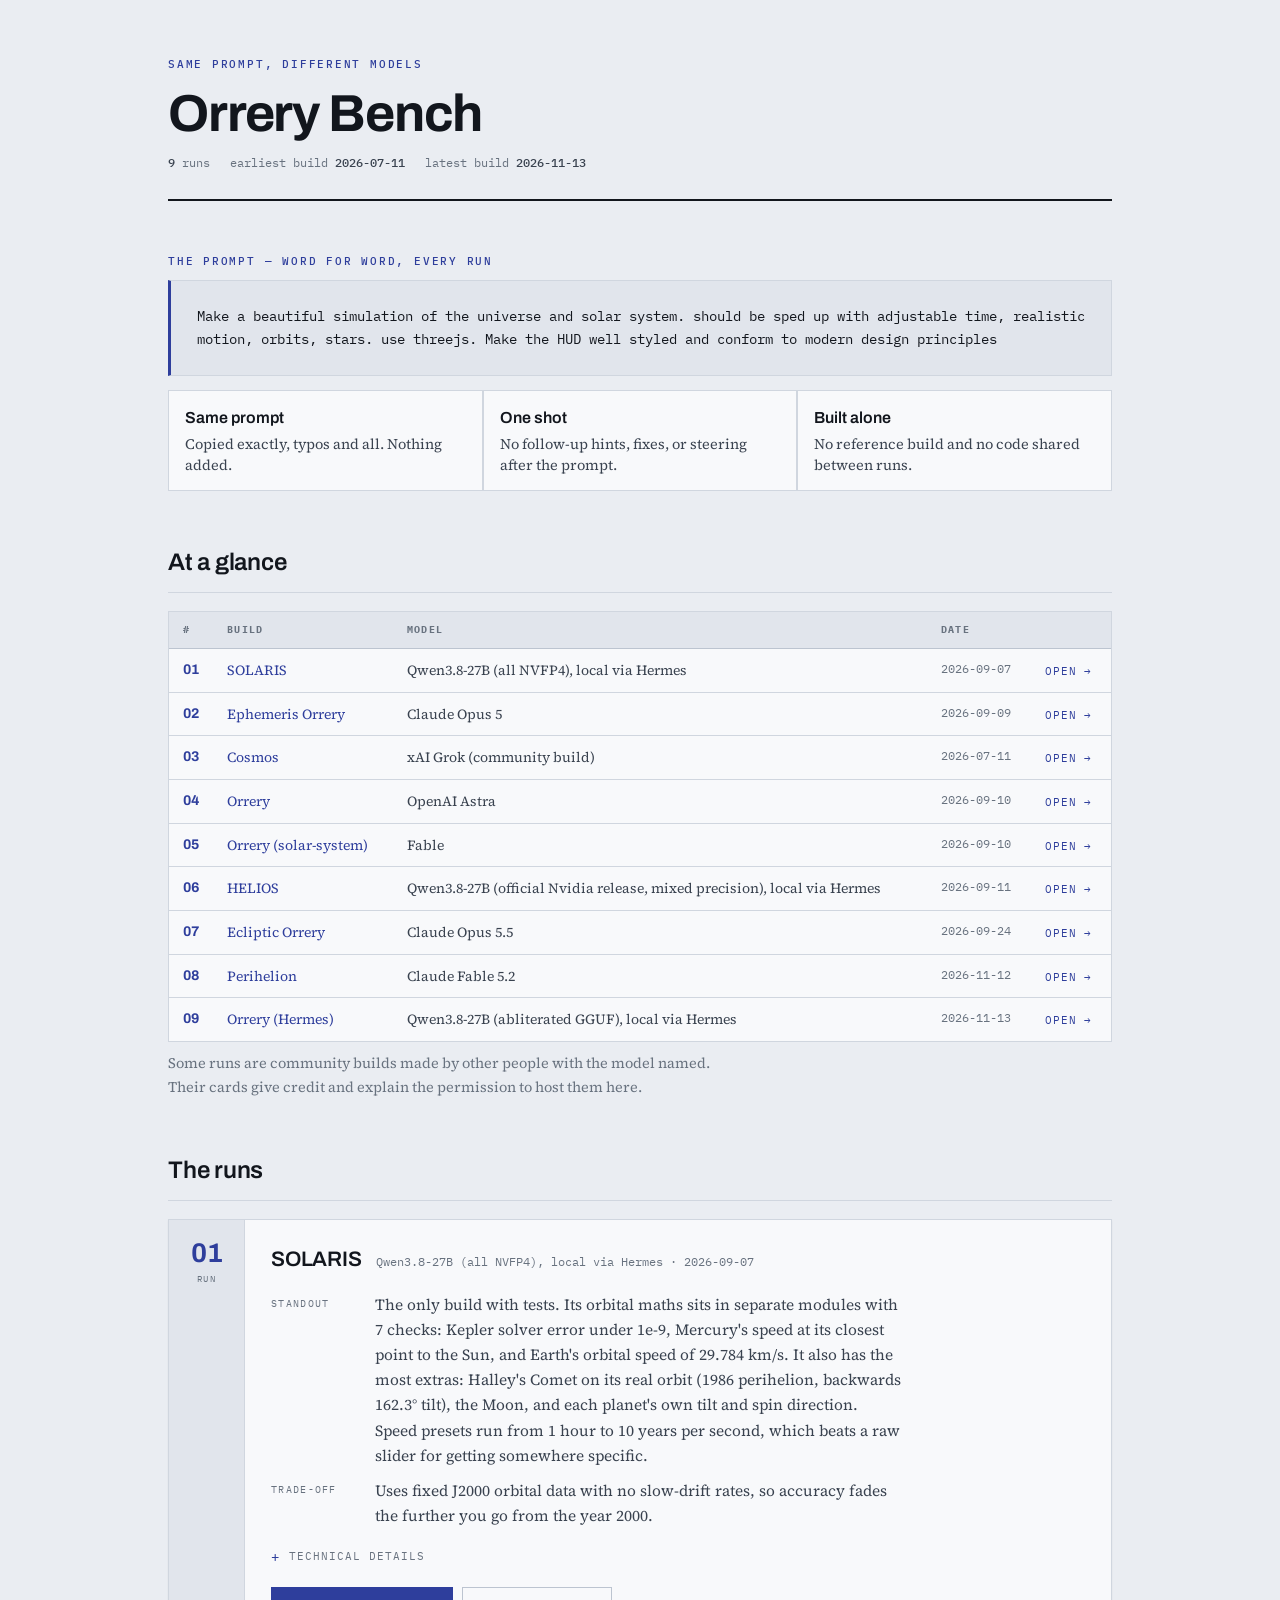
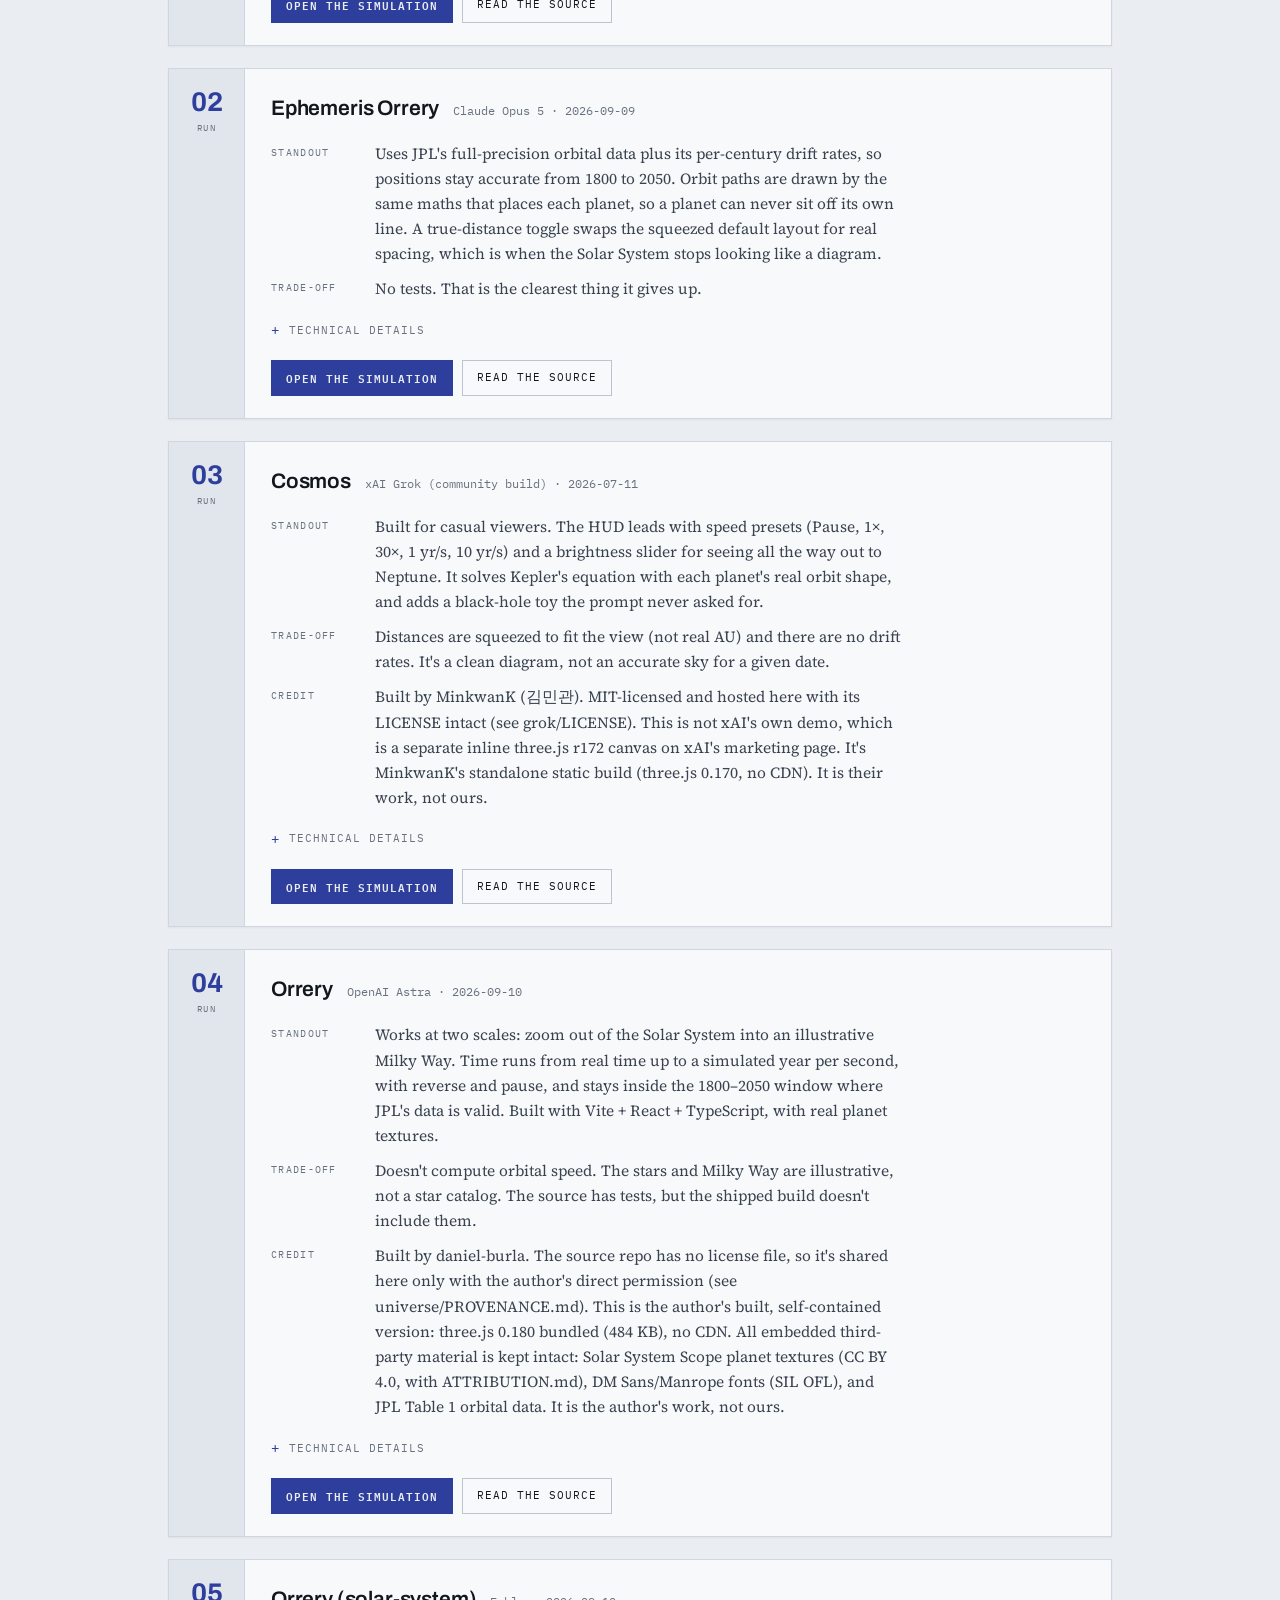
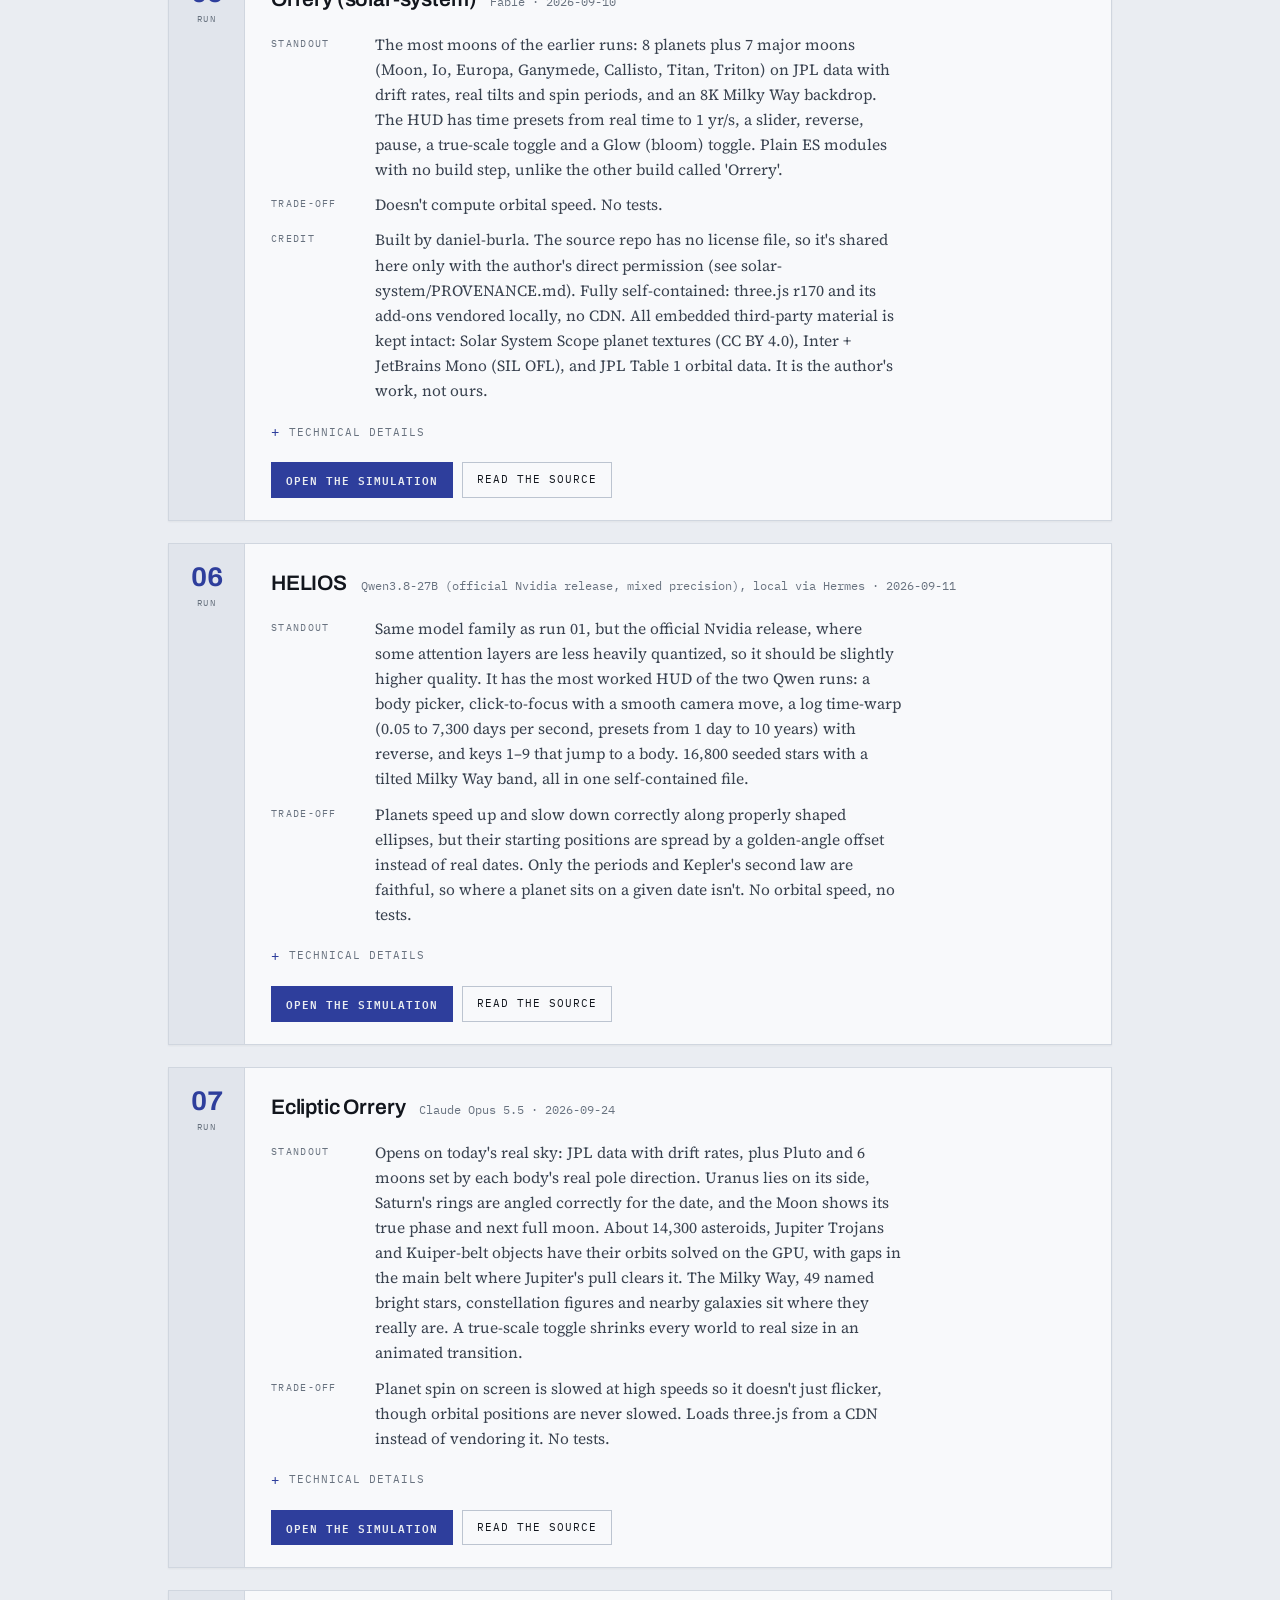
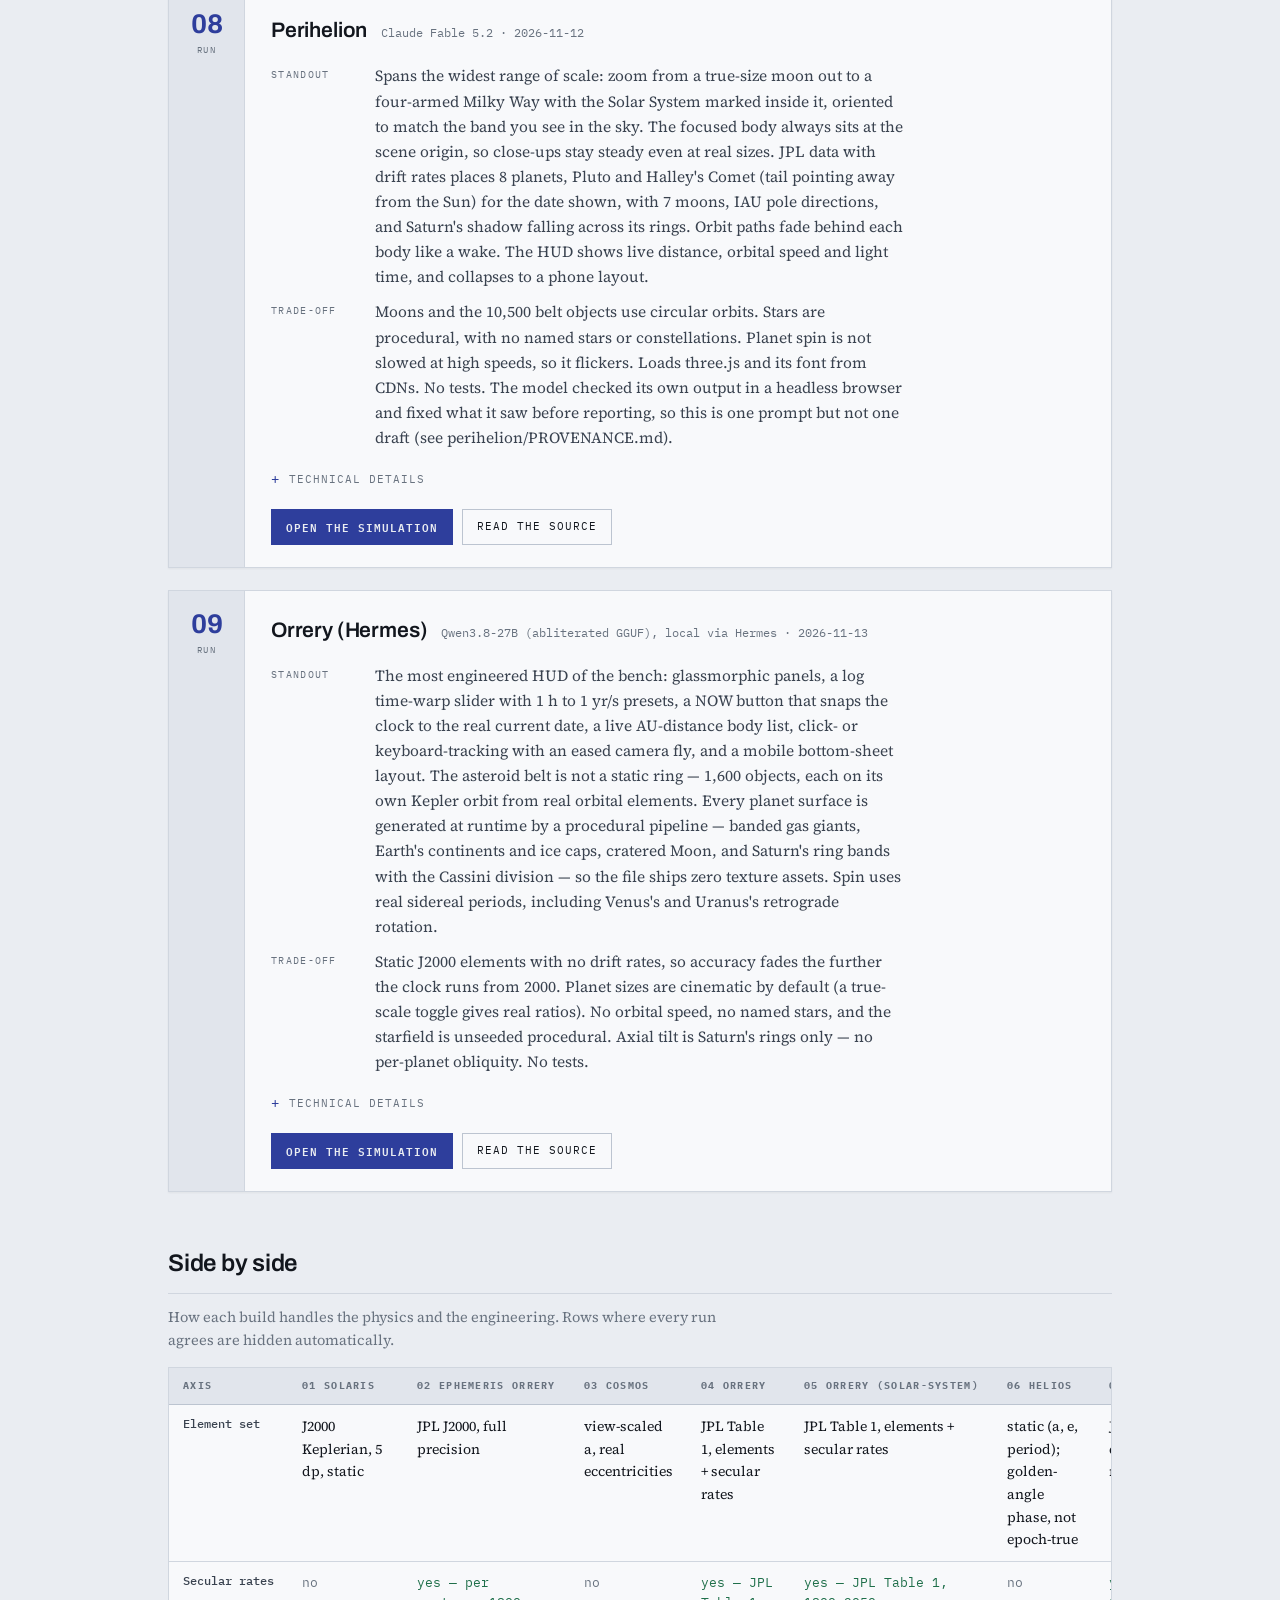
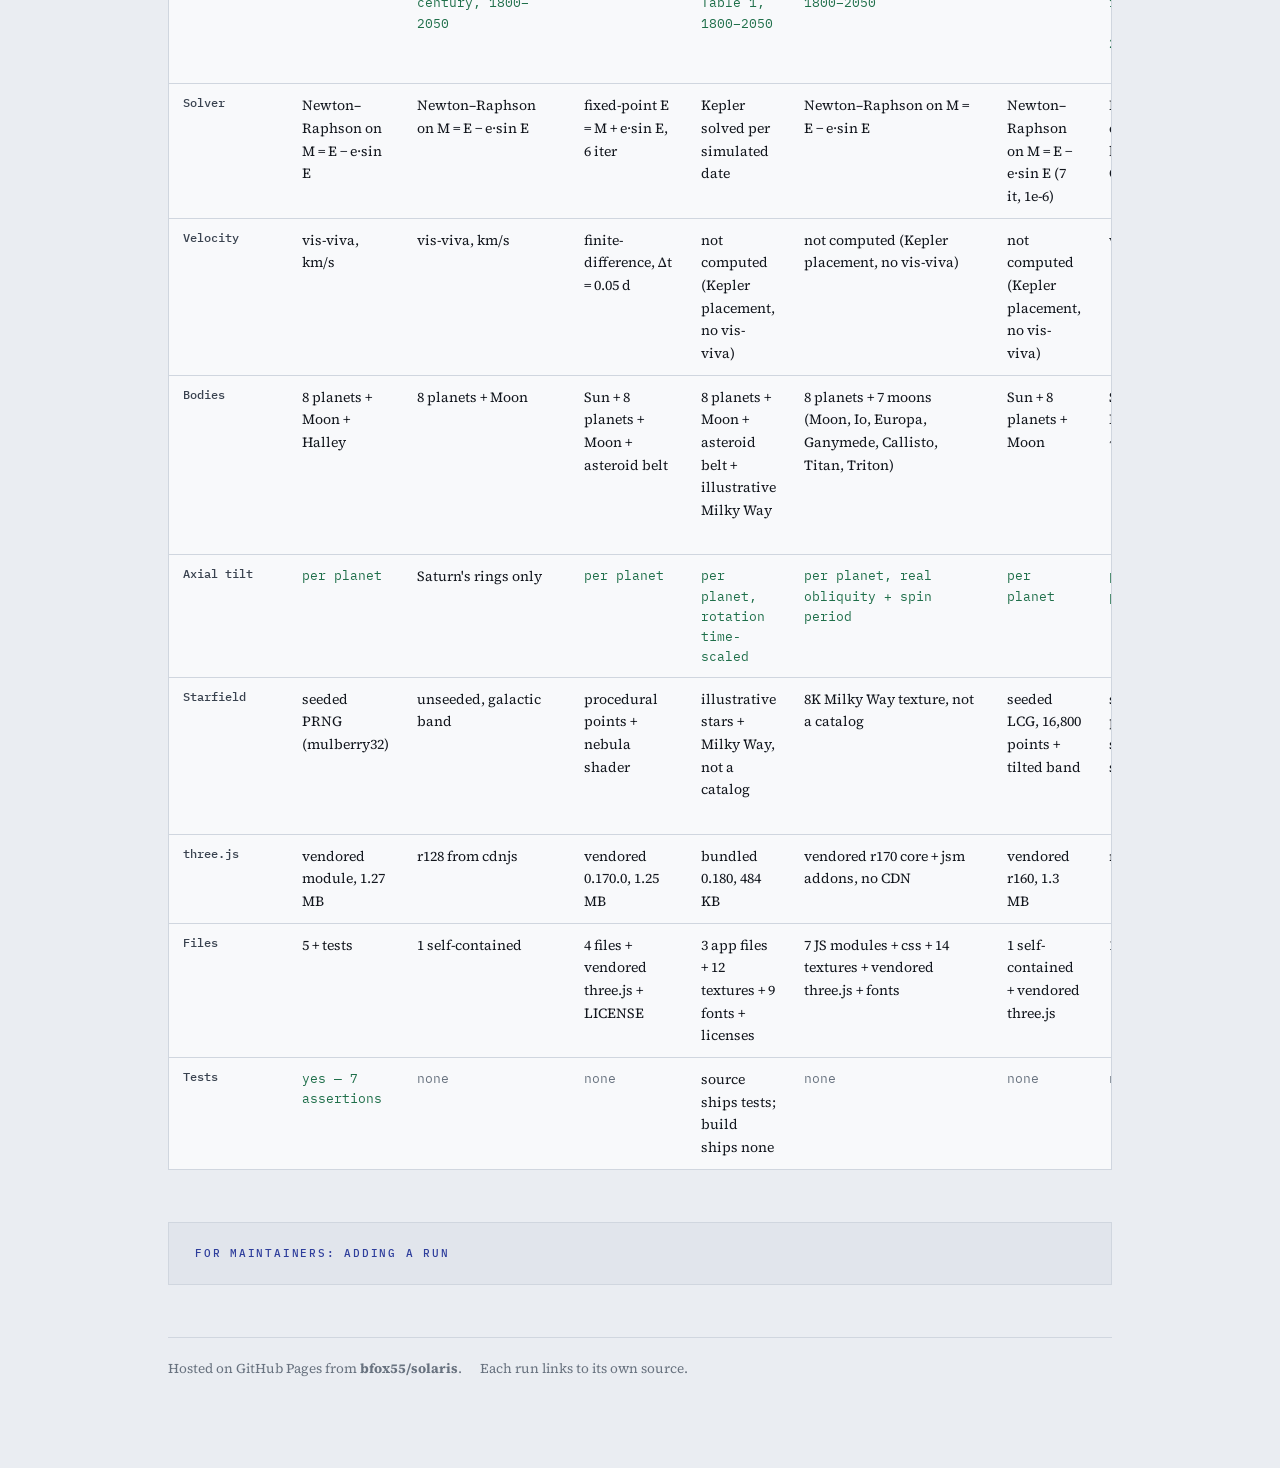
<file: index.html>
<!doctype html>
<html lang="en">
<head>
<meta charset="utf-8">
<meta name="viewport" content="width=device-width,initial-scale=1">
<meta name="description" content="The same one-line prompt given to different AI models, one shot each. Open every build, read the source, and see where they differ.">
<title>Orrery Bench</title>
<link rel="preconnect" href="https://fonts.googleapis.com">
<link rel="preconnect" href="https://fonts.gstatic.com" crossorigin>
<link rel="stylesheet" href="https://fonts.googleapis.com/css2?family=Archivo:wght@500;600;700&family=Source+Serif+4:opsz,wght@8..60,400;8..60,600&family=IBM+Plex+Mono:wght@400;500;600&display=swap">

<style>
  :root{
    /* light — cool photographic paper, graphite ink, archival indigo */
    --paper:#EAEDF2;
    --sheet:#F8F9FB;
    --sunk:#E1E5EC;
    --ink:#12161D;
    --ink-2:#39424F;
    --dim:#68727F;
    --rule:#D0D6DF;
    --rule-2:#BCC4D0;
    --accent:#2E3E9C;
    --accent-soft:rgba(46,62,156,.09);
    --good:#1F6F4A;
    --shadow:0 1px 2px rgba(18,22,29,.05);

    --f-disp:"Archivo",system-ui,sans-serif;
    --f-body:"Source Serif 4",Georgia,serif;
    --f-data:"IBM Plex Mono",ui-monospace,monospace;
  }
  @media (prefers-color-scheme:dark){
    :root:not([data-theme="light"]){
      --paper:#0D1016;
      --sheet:#141922;
      --sunk:#0A0D12;
      --ink:#E6EAF1;
      --ink-2:#B4BDCA;
      --dim:#7E8899;
      --rule:#232B37;
      --rule-2:#313A48;
      --accent:#93A4FF;
      --accent-soft:rgba(147,164,255,.11);
      --good:#5FCC97;
      --shadow:0 1px 2px rgba(0,0,0,.4);
    }
  }
  :root[data-theme="dark"]{
    --paper:#0D1016; --sheet:#141922; --sunk:#0A0D12;
    --ink:#E6EAF1; --ink-2:#B4BDCA; --dim:#7E8899;
    --rule:#232B37; --rule-2:#313A48;
    --accent:#93A4FF; --accent-soft:rgba(147,164,255,.11);
    --good:#5FCC97; --shadow:0 1px 2px rgba(0,0,0,.4);
  }

  *{box-sizing:border-box}
  body{
    margin:0; background:var(--paper); color:var(--ink);
    font-family:var(--f-body); font-size:16.5px; line-height:1.62;
    -webkit-font-smoothing:antialiased;
  }
  .wrap{max-width:1000px; margin:0 auto; padding:56px 28px 88px; display:flex; flex-direction:column; gap:52px}

  .label{
    font-family:var(--f-data); font-size:10.5px; font-weight:500;
    letter-spacing:.17em; text-transform:uppercase; color:var(--accent);
  }
  a{color:var(--accent)}

  /* ---------- masthead ---------- */
  header{display:flex; flex-direction:column; gap:14px; border-bottom:2px solid var(--ink); padding-bottom:26px}
  header h1{
    font-family:var(--f-disp); font-weight:700; font-size:clamp(34px,6vw,52px);
    line-height:1.02; letter-spacing:-.022em; margin:0; text-wrap:balance;
  }
  header p{margin:0; max-width:62ch; color:var(--ink-2); font-size:17px}
  .meta{
    font-family:var(--f-data); font-size:11.5px; color:var(--dim);
    display:flex; flex-wrap:wrap; gap:6px 20px; font-variant-numeric:tabular-nums;
  }
  .meta b{font-weight:500; color:var(--ink-2)}

  /* ---------- the control ---------- */
  .control{
    background:var(--sunk); border:1px solid var(--rule);
    border-left:3px solid var(--accent); padding:24px 26px;
    display:flex; flex-direction:column; gap:12px;
  }
  .control blockquote{
    margin:0; font-family:var(--f-data); font-size:13.5px; line-height:1.72;
    color:var(--ink); white-space:pre-wrap;
  }
  .control .note{font-size:14.5px; color:var(--dim); max-width:64ch}

  /* ---------- entries ---------- */
  section h2{
    font-family:var(--f-disp); font-weight:600; font-size:24px; letter-spacing:-.01em;
    margin:0 0 18px; padding-bottom:10px; border-bottom:1px solid var(--rule);
  }
  .runs{display:flex; flex-direction:column; gap:22px}
  .run{
    background:var(--sheet); border:1px solid var(--rule); box-shadow:var(--shadow);
    display:grid; grid-template-columns:76px 1fr; align-items:stretch;
  }
  .plate{
    background:var(--sunk); border-right:1px solid var(--rule);
    display:flex; flex-direction:column; align-items:center; justify-content:flex-start;
    padding:20px 0; gap:5px;
  }
  .plate .n{font-family:var(--f-disp); font-weight:700; font-size:27px; line-height:1; color:var(--accent); font-variant-numeric:tabular-nums}
  .plate .r{font-family:var(--f-data); font-size:9px; letter-spacing:.15em; color:var(--dim); text-transform:uppercase}
  .runbody{padding:22px 26px; display:flex; flex-direction:column; gap:16px; min-width:0}
  .runhead{display:flex; flex-wrap:wrap; align-items:baseline; gap:8px 14px}
  .runhead h3{font-family:var(--f-disp); font-weight:600; font-size:21px; margin:0; letter-spacing:-.008em}
  .runhead .when{font-family:var(--f-data); font-size:11.5px; color:var(--dim)}
  .runbody p{margin:0; max-width:68ch; color:var(--ink-2); font-size:15.5px}

  .specs{
    display:grid; grid-template-columns:repeat(auto-fit,minmax(215px,1fr));
    gap:2px; background:var(--rule); border:1px solid var(--rule);
  }
  .spec{background:var(--sheet); padding:9px 12px; display:flex; flex-direction:column; gap:2px; min-width:0}
  .spec dt{font-family:var(--f-data); font-size:9.5px; letter-spacing:.13em; text-transform:uppercase; color:var(--dim)}
  .spec dd{margin:0; font-size:14px; color:var(--ink); overflow-wrap:anywhere}

  .links{display:flex; flex-wrap:wrap; gap:9px}
  .lnk{
    font-family:var(--f-data); font-size:11px; letter-spacing:.09em; text-transform:uppercase;
    text-decoration:none; padding:8px 14px; border:1px solid var(--rule-2); color:var(--ink);
    transition:background .15s,border-color .15s;
  }
  .lnk:hover{background:var(--accent-soft); border-color:var(--accent)}
  .lnk--go{background:var(--accent); border-color:var(--accent); color:var(--paper); font-weight:600}
  .lnk--go:hover{background:var(--accent); filter:brightness(1.1)}
  .lnk:focus-visible{outline:2px solid var(--accent); outline-offset:2px}

  /* ---------- matrix ---------- */
  .scroll{overflow-x:auto; border:1px solid var(--rule); background:var(--sheet)}
  table{border-collapse:collapse; width:100%; font-size:14px; min-width:520px}
  #matrix{min-width:1180px}
  th,td{text-align:left; padding:10px 14px; border-bottom:1px solid var(--rule); vertical-align:top}
  thead th{
    font-family:var(--f-data); font-size:10px; letter-spacing:.13em; text-transform:uppercase;
    color:var(--dim); background:var(--sunk); border-bottom:1px solid var(--rule-2); white-space:nowrap;
  }
  tbody th{font-family:var(--f-data); font-size:11.5px; font-weight:500; color:var(--ink-2); white-space:nowrap; width:1%}
  tbody tr:last-child th, tbody tr:last-child td{border-bottom:0}
  td.y{color:var(--good); font-family:var(--f-data); font-size:12.5px}
  td.n{color:var(--dim); font-family:var(--f-data); font-size:12.5px}

  /* ---------- adding ---------- */
  .howto{background:var(--sunk); border:1px solid var(--rule); padding:22px 26px; display:flex; flex-direction:column; gap:14px}
  pre{
    margin:0; overflow-x:auto; background:var(--sheet); border:1px solid var(--rule);
    padding:14px 16px; font-family:var(--f-data); font-size:12.5px; line-height:1.65; color:var(--ink);
  }
  /* ---------- how it works ---------- */
  .how{display:grid; grid-template-columns:repeat(3,1fr); gap:2px; background:var(--rule); border:1px solid var(--rule)}
  .how div{background:var(--sheet); padding:14px 16px; display:flex; flex-direction:column; gap:3px}
  .how b{font-family:var(--f-disp); font-weight:600; font-size:16px}
  .how span{font-size:14.5px; color:var(--ink-2); line-height:1.45}

  /* ---------- at a glance ---------- */
  .glance td a{font-family:var(--f-data); font-size:11px; letter-spacing:.08em; text-transform:uppercase; text-decoration:none; white-space:nowrap}
  .glance td a:hover{text-decoration:underline}
  table.glance{min-width:0}
  .glance td.num{font-family:var(--f-disp); font-weight:700; color:var(--accent); width:1%; font-variant-numeric:tabular-nums}
  .glance td.model{color:var(--ink-2)}
  .glance td.date{font-family:var(--f-data); font-size:12px; color:var(--dim); white-space:nowrap}

  /* ---------- run text blocks ---------- */
  .facts{display:flex; flex-direction:column; gap:10px; margin:0}
  .facts div{display:grid; grid-template-columns:92px 1fr; gap:12px}
  .facts dt{font-family:var(--f-data); font-size:10px; letter-spacing:.13em; text-transform:uppercase; color:var(--dim); padding-top:4px}
  .facts dd{margin:0; font-size:15.5px; color:var(--ink-2); max-width:66ch}
  details.more summary{
    cursor:pointer; font-family:var(--f-data); font-size:11px; letter-spacing:.09em; text-transform:uppercase; color:var(--dim);
    list-style:none; display:inline-flex; align-items:center; gap:8px;
  }
  details.more summary::-webkit-details-marker{display:none}
  details.more summary::before{content:"+"; font-size:14px; color:var(--accent); width:10px}
  details.more[open] summary::before{content:"\2212"}
  details.more summary:hover{color:var(--ink)}
  details.more summary:focus-visible{outline:2px solid var(--accent); outline-offset:3px}
  details.more[open] .specs{margin-top:12px}
  .lede-note{margin:10px 0 0; font-size:14.5px; color:var(--dim); max-width:70ch}
  .howto summary{cursor:pointer; list-style:none}
  .howto summary::-webkit-details-marker{display:none}
  .howto[open] summary{margin-bottom:14px}

  footer{border-top:1px solid var(--rule); padding-top:20px; color:var(--dim); font-size:13.5px; display:flex; flex-wrap:wrap; gap:6px 18px}

  @media (max-width:640px){
    .wrap{padding:36px 18px 60px; gap:38px}
    .run{grid-template-columns:1fr}
    .plate{flex-direction:row; align-items:center; gap:10px; padding:10px 18px; border-right:0; border-bottom:1px solid var(--rule); justify-content:flex-start}
    .runbody{padding:18px}
    .how{grid-template-columns:1fr}
    .glance th:nth-child(4), .glance td.date{display:none}
    .glance{font-size:13px}
    .glance th, .glance td{padding:9px 8px}
    .glance td a{white-space:normal; letter-spacing:.05em}
    .glance .opentxt{display:none}
    .facts div{grid-template-columns:1fr; gap:2px}
  }
  @media (prefers-reduced-motion:reduce){ *{transition:none !important} }
</style>
</head>
<body>
<div class="wrap">
  <header>
    <div class="label">Same prompt, different models</div>
    <h1>Orrery Bench</h1>
    <div class="meta" id="meta"></div>
  </header>

  <section>
    <div class="label" style="margin-bottom:10px">The prompt &mdash; word for word, every run</div>
    <div class="control">
      <blockquote id="prompt"></blockquote>
    </div>
    <div class="how" style="margin-top:14px">
      <div><b>Same prompt</b><span>Copied exactly, typos and all. Nothing added.</span></div>
      <div><b>One shot</b><span>No follow-up hints, fixes, or steering after the prompt.</span></div>
      <div><b>Built alone</b><span>No reference build and no code shared between runs.</span></div>
    </div>
  </section>

  <section>
    <h2>At a glance</h2>
    <div class="scroll"><table class="glance" id="glance"></table></div>
    <p class="lede-note">Some runs are community builds made by other people with the model named. Their cards give credit and explain the permission to host them here.</p>
  </section>

  <section>
    <h2>The runs</h2>
    <div class="runs" id="runs"></div>
  </section>

  <section>
    <h2>Side by side</h2>
    <p class="lede-note" style="margin:-6px 0 14px">How each build handles the physics and the engineering. Rows where every run agrees are hidden automatically.</p>
    <div class="scroll"><table id="matrix"></table></div>
  </section>

  <details class="howto">
    <summary class="label">For maintainers: adding a run</summary>
    <p style="margin:0; max-width:64ch; color:var(--ink-2); font-size:15.5px">
      Put the build in its own directory, then add one object to <code style="font-family:var(--f-data);font-size:13px">ENTRIES</code>
      at the top of this file. Everything on the page renders from that list, so nothing else needs editing.
    </p>
    <pre id="snippet"></pre>
  </details>

  <footer>
    <span>Hosted on GitHub Pages from <b>bfox55/solaris</b>.</span>
    <span>Each run links to its own source.</span>
  </footer>
</div>

<script>
(function(){
  "use strict";

  /* ============================================================
     ADD A RUN HERE. Everything on the page renders from this.
     standout = what it does best; tradeoff = what it gives up;
     credit   = only for builds made by someone else (who, license, basis).
     Keep `spec` keys consistent so the side-by-side table lines up.
     ============================================================ */
  var ENTRIES = [
    {
      model: "Qwen3.8-27B (all NVFP4), local via Hermes",
      date: "2026-09-07",
      name: "SOLARIS",
      href: "solaris/",
      src: "https://github.com/bfox55/solaris",
      standout: "The only build with tests. Its orbital maths sits in separate modules with 7 checks: Kepler solver error under 1e-9, Mercury's speed at its closest point to the Sun, and Earth's orbital speed of 29.784 km/s. It also has the most extras: Halley's Comet on its real orbit (1986 perihelion, backwards 162.3° tilt), the Moon, and each planet's own tilt and spin direction. Speed presets run from 1 hour to 10 years per second, which beats a raw slider for getting somewhere specific.",
      tradeoff: "Uses fixed J2000 orbital data with no slow-drift rates, so accuracy fades the further you go from the year 2000.",
      spec: {
        "Element set": "J2000 Keplerian, 5 dp, static",
        "Secular rates": "no",
        "Solver": "Newton–Raphson on M = E − e·sin E",
        "Velocity": "vis-viva, km/s",
        "Bodies": "8 planets + Moon + Halley",
        "Axial tilt": "per planet",
        "Starfield": "seeded PRNG (mulberry32)",
        "three.js": "vendored module, 1.27 MB",
        "Files": "5 + tests",
        "Tests": "yes — 7 assertions"
      }
    },
    {
      model: "Claude Opus 5",
      date: "2026-09-09",
      name: "Ephemeris Orrery",
      href: "orrery/",
      src: "https://github.com/bfox55/solaris/tree/master/orrery",
      standout: "Uses JPL's full-precision orbital data plus its per-century drift rates, so positions stay accurate from 1800 to 2050. Orbit paths are drawn by the same maths that places each planet, so a planet can never sit off its own line. A true-distance toggle swaps the squeezed default layout for real spacing, which is when the Solar System stops looking like a diagram.",
      tradeoff: "No tests. That is the clearest thing it gives up.",
      spec: {
        "Element set": "JPL J2000, full precision",
        "Secular rates": "yes — per century, 1800–2050",
        "Solver": "Newton–Raphson on M = E − e·sin E",
        "Velocity": "vis-viva, km/s",
        "Bodies": "8 planets + Moon",
        "Axial tilt": "Saturn's rings only",
        "Starfield": "unseeded, galactic band",
        "three.js": "r128 from cdnjs",
        "Files": "1 self-contained",
        "Tests": "none"
      }
    },
    {
      model: "xAI Grok (community build)",
      date: "2026-07-11",
      name: "Cosmos",
      href: "grok/",
      src: "https://github.com/MinkwanK/grok-solar-system",
      standout: "Built for casual viewers. The HUD leads with speed presets (Pause, 1×, 30×, 1 yr/s, 10 yr/s) and a brightness slider for seeing all the way out to Neptune. It solves Kepler's equation with each planet's real orbit shape, and adds a black-hole toy the prompt never asked for.",
      tradeoff: "Distances are squeezed to fit the view (not real AU) and there are no drift rates. It's a clean diagram, not an accurate sky for a given date.",
      credit: "Built by MinkwanK (김민관). MIT-licensed and hosted here with its LICENSE intact (see grok/LICENSE). This is not xAI's own demo, which is a separate inline three.js r172 canvas on xAI's marketing page. It's MinkwanK's standalone static build (three.js 0.170, no CDN). It is their work, not ours.",
      spec: {
        "Element set": "view-scaled a, real eccentricities",
        "Secular rates": "no",
        "Solver": "fixed-point E = M + e·sin E, 6 iter",
        "Velocity": "finite-difference, Δt = 0.05 d",
        "Bodies": "Sun + 8 planets + Moon + asteroid belt",
        "Axial tilt": "per planet",
        "Starfield": "procedural points + nebula shader",
        "three.js": "vendored 0.170.0, 1.25 MB",
        "Files": "4 files + vendored three.js + LICENSE",
        "Tests": "none"
      }
    },
    {
      model: "OpenAI Astra",
      date: "2026-09-10",
      name: "Orrery",
      href: "universe/",
      src: "https://github.com/daniel-burla/universe-simulator",
      standout: "Works at two scales: zoom out of the Solar System into an illustrative Milky Way. Time runs from real time up to a simulated year per second, with reverse and pause, and stays inside the 1800–2050 window where JPL's data is valid. Built with Vite + React + TypeScript, with real planet textures.",
      tradeoff: "Doesn't compute orbital speed. The stars and Milky Way are illustrative, not a star catalog. The source has tests, but the shipped build doesn't include them.",
      credit: "Built by daniel-burla. The source repo has no license file, so it's shared here only with the author's direct permission (see universe/PROVENANCE.md). This is the author's built, self-contained version: three.js 0.180 bundled (484 KB), no CDN. All embedded third-party material is kept intact: Solar System Scope planet textures (CC BY 4.0, with ATTRIBUTION.md), DM Sans/Manrope fonts (SIL OFL), and JPL Table 1 orbital data. It is the author's work, not ours.",
      spec: {
        "Element set": "JPL Table 1, elements + secular rates",
        "Secular rates": "yes — JPL Table 1, 1800–2050",
        "Solver": "Kepler solved per simulated date",
        "Velocity": "not computed (Kepler placement, no vis-viva)",
        "Bodies": "8 planets + Moon + asteroid belt + illustrative Milky Way",
        "Axial tilt": "per planet, rotation time-scaled",
        "Starfield": "illustrative stars + Milky Way, not a catalog",
        "three.js": "bundled 0.180, 484 KB",
        "Files": "3 app files + 12 textures + 9 fonts + licenses",
        "Tests": "source ships tests; build ships none"
      }
    },
    {
      model: "Fable",
      date: "2026-09-10",
      name: "Orrery (solar-system)",
      href: "solar-system/",
      src: "https://github.com/daniel-burla/solar-system",
      standout: "The most moons of the earlier runs: 8 planets plus 7 major moons (Moon, Io, Europa, Ganymede, Callisto, Titan, Triton) on JPL data with drift rates, real tilts and spin periods, and an 8K Milky Way backdrop. The HUD has time presets from real time to 1 yr/s, a slider, reverse, pause, a true-scale toggle and a Glow (bloom) toggle. Plain ES modules with no build step, unlike the other build called 'Orrery'.",
      tradeoff: "Doesn't compute orbital speed. No tests.",
      credit: "Built by daniel-burla. The source repo has no license file, so it's shared here only with the author's direct permission (see solar-system/PROVENANCE.md). Fully self-contained: three.js r170 and its add-ons vendored locally, no CDN. All embedded third-party material is kept intact: Solar System Scope planet textures (CC BY 4.0), Inter + JetBrains Mono (SIL OFL), and JPL Table 1 orbital data. It is the author's work, not ours.",
      spec: {
        "Element set": "JPL Table 1, elements + secular rates",
        "Secular rates": "yes — JPL Table 1, 1800–2050",
        "Solver": "Newton–Raphson on M = E − e·sin E",
        "Velocity": "not computed (Kepler placement, no vis-viva)",
        "Bodies": "8 planets + 7 moons (Moon, Io, Europa, Ganymede, Callisto, Titan, Triton)",
        "Axial tilt": "per planet, real obliquity + spin period",
        "Starfield": "8K Milky Way texture, not a catalog",
        "three.js": "vendored r170 core + jsm addons, no CDN",
        "Files": "7 JS modules + css + 14 textures + vendored three.js + fonts",
        "Tests": "none"
      }
    },
    {
      model: "Qwen3.8-27B (official Nvidia release, mixed precision), local via Hermes",
      date: "2026-09-11",
      name: "HELIOS",
      href: "helios/",
      src: "https://github.com/bfox55/solaris/tree/master/helios",
      standout: "Same model family as run 01, but the official Nvidia release, where some attention layers are less heavily quantized, so it should be slightly higher quality. It has the most worked HUD of the two Qwen runs: a body picker, click-to-focus with a smooth camera move, a log time-warp (0.05 to 7,300 days per second, presets from 1 day to 10 years) with reverse, and keys 1–9 that jump to a body. 16,800 seeded stars with a tilted Milky Way band, all in one self-contained file.",
      tradeoff: "Planets speed up and slow down correctly along properly shaped ellipses, but their starting positions are spread by a golden-angle offset instead of real dates. Only the periods and Kepler's second law are faithful, so where a planet sits on a given date isn't. No orbital speed, no tests.",
      spec: {
        "Element set": "static (a, e, period); golden-angle phase, not epoch-true",
        "Secular rates": "no",
        "Solver": "Newton–Raphson on M = E − e·sin E (7 it, 1e-6)",
        "Velocity": "not computed (Kepler placement, no vis-viva)",
        "Bodies": "Sun + 8 planets + Moon",
        "Axial tilt": "per planet",
        "Starfield": "seeded LCG, 16,800 points + tilted band",
        "three.js": "vendored r160, 1.3 MB",
        "Files": "1 self-contained + vendored three.js",
        "Tests": "none"
      }
    },
    {
      model: "Claude Opus 5.5",
      date: "2026-09-24",
      name: "Ecliptic Orrery",
      href: "ecliptic/",
      src: "https://github.com/bfox55/solaris/tree/master/ecliptic",
      standout: "Opens on today's real sky: JPL data with drift rates, plus Pluto and 6 moons set by each body's real pole direction. Uranus lies on its side, Saturn's rings are angled correctly for the date, and the Moon shows its true phase and next full moon. About 14,300 asteroids, Jupiter Trojans and Kuiper-belt objects have their orbits solved on the GPU, with gaps in the main belt where Jupiter's pull clears it. The Milky Way, 49 named bright stars, constellation figures and nearby galaxies sit where they really are. A true-scale toggle shrinks every world to real size in an animated transition.",
      tradeoff: "Planet spin on screen is slowed at high speeds so it doesn't just flicker, though orbital positions are never slowed. Loads three.js from a CDN instead of vendoring it. No tests.",
      spec: {
        "Element set": "JPL Table 1, elements + secular rates",
        "Secular rates": "yes — JPL Table 1, 1800–2050 (clamped 1600–2400)",
        "Solver": "Newton–Raphson on M = E − e·sin E; belts solved on GPU",
        "Velocity": "vis-viva, km/s",
        "Bodies": "Sun + 8 planets + Pluto + 6 moons + ~14,300 belt objects",
        "Axial tilt": "per body, IAU pole directions",
        "Starfield": "seeded PRNG, 16k points + 49 named stars + Milky Way shader",
        "three.js": "r128 from cdnjs",
        "Files": "1 self-contained",
        "Tests": "none"
      }
    },
    {
      model: "Claude Fable 5.2",
      date: "2026-11-12",
      name: "Perihelion",
      href: "perihelion/",
      src: "https://github.com/bfox55/solaris/tree/master/perihelion",
      standout: "Spans the widest range of scale: zoom from a true-size moon out to a four-armed Milky Way with the Solar System marked inside it, oriented to match the band you see in the sky. The focused body always sits at the scene origin, so close-ups stay steady even at real sizes. JPL data with drift rates places 8 planets, Pluto and Halley's Comet (tail pointing away from the Sun) for the date shown, with 7 moons, IAU pole directions, and Saturn's shadow falling across its rings. Orbit paths fade behind each body like a wake. The HUD shows live distance, orbital speed and light time, and collapses to a phone layout.",
      tradeoff: "Moons and the 10,500 belt objects use circular orbits. Stars are procedural, with no named stars or constellations. Planet spin is not slowed at high speeds, so it flickers. Loads three.js and its font from CDNs. No tests. The model checked its own output in a headless browser and fixed what it saw before reporting, so this is one prompt but not one draft (see perihelion/PROVENANCE.md).",
      spec: {
        "Element set": "JPL Table 1, elements + secular rates",
        "Secular rates": "yes — JPL Table 1, 1800–2050 (clamped 1000–3000)",
        "Solver": "Newton–Raphson on M = E − e·sin E (1e-12)",
        "Velocity": "vis-viva, km/s",
        "Bodies": "Sun + 8 planets + Pluto + Halley + 7 moons + 10,500 belt objects + Milky Way",
        "Axial tilt": "per body, IAU pole directions",
        "Starfield": "seeded PRNG, 20k points + baked Milky Way shader + 90k-point galaxy",
        "three.js": "0.170.0 from jsDelivr",
        "Files": "1 self-contained",
        "Tests": "none"
      }
    },
    {
      model: "Qwen3.8-27B (abliterated GGUF), local via Hermes",
      date: "2026-11-13",
      name: "Orrery (Hermes)",
      href: "hermes-orrery/",
      src: "https://github.com/bfox55/solaris/tree/master/hermes-orrery",
      standout: "The most engineered HUD of the bench: glassmorphic panels, a log time-warp slider with 1 h to 1 yr/s presets, a NOW button that snaps the clock to the real current date, a live AU-distance body list, click- or keyboard-tracking with an eased camera fly, and a mobile bottom-sheet layout. The asteroid belt is not a static ring — 1,600 objects, each on its own Kepler orbit from real orbital elements. Every planet surface is generated at runtime by a procedural pipeline — banded gas giants, Earth's continents and ice caps, cratered Moon, and Saturn's ring bands with the Cassini division — so the file ships zero texture assets. Spin uses real sidereal periods, including Venus's and Uranus's retrograde rotation.",
      tradeoff: "Static J2000 elements with no drift rates, so accuracy fades the further the clock runs from 2000. Planet sizes are cinematic by default (a true-scale toggle gives real ratios). No orbital speed, no named stars, and the starfield is unseeded procedural. Axial tilt is Saturn's rings only — no per-planet obliquity. No tests.",
      spec: {
        "Element set": "J2000 Keplerian (5-decimal table), static",
        "Secular rates": "no",
        "Solver": "Newton–Raphson on M = E − e·sin E (8 it)",
        "Velocity": "not computed (Kepler placement, no vis-viva)",
        "Bodies": "Sun + 8 planets + Moon + 1,600 belt objects on Kepler orbits",
        "Axial tilt": "Saturn's rings only",
        "Starfield": "unseeded PRNG, ~12k points + tilted galactic band + 2 nebula sprites",
        "three.js": "0.160.0 from jsDelivr",
        "Files": "1 self-contained",
        "Tests": "none"
      }
    }
  ];

  var PROMPT = "Make a beautiful simulation of the universe and solar system. should be sped up with adjustable time, realistic motion, orbits, stars. use threejs. Make the HUD well styled and conform to modern design principles";

  /* ---------- render ---------- */
  var esc = function(s){ return String(s).replace(/[&<>"]/g, function(c){
    return ({ "&":"&amp;","<":"&lt;",">":"&gt;","\"":"&quot;" })[c]; }); };
  var num = function(i){ return String(i+1).padStart(2,"0"); };
  var dates = ENTRIES.map(function(e){ return e.date; }).sort();

  document.getElementById("prompt").textContent = PROMPT;

  document.getElementById("meta").innerHTML =
    "<span><b>" + ENTRIES.length + "</b> runs</span>" +
    "<span>earliest build <b>" + dates[0] + "</b></span>" +
    "<span>latest build <b>" + dates[dates.length-1] + "</b></span>";

  document.getElementById("glance").innerHTML =
    "<thead><tr><th>#</th><th>Build</th><th>Model</th><th>Date</th><th></th></tr></thead><tbody>" +
    ENTRIES.map(function(e, i){
      return "<tr><td class=\"num\">" + num(i) + "</td>" +
        "<td><a href=\"#run-" + num(i) + "\" style=\"font-family:inherit;font-size:14px;letter-spacing:0;text-transform:none\">" + esc(e.name) + "</a></td>" +
        "<td class=\"model\">" + esc(e.model) + "</td>" +
        "<td class=\"date\">" + esc(e.date) + "</td>" +
        "<td><a href=\"" + esc(e.href) + "\"><span class=\"opentxt\">Open</span> &rarr;</a></td></tr>";
    }).join("") + "</tbody>";

  document.getElementById("runs").innerHTML = ENTRIES.map(function(e, i){
    var specs = Object.keys(e.spec).map(function(k){
      return '<div class="spec"><dt>' + esc(k) + '</dt><dd>' + esc(e.spec[k]) + '</dd></div>';
    }).join("");
    var fact = function(label, text){
      return text ? '<div><dt>' + label + '</dt><dd>' + esc(text) + '</dd></div>' : "";
    };
    return '<article class="run" id="run-' + num(i) + '">' +
      '<div class="plate"><span class="n">' + num(i) + '</span><span class="r">Run</span></div>' +
      '<div class="runbody">' +
        '<div class="runhead"><h3>' + esc(e.name) + '</h3>' +
          '<span class="when">' + esc(e.model) + ' &middot; ' + esc(e.date) + '</span></div>' +
        '<dl class="facts">' + fact("Standout", e.standout) + fact("Trade-off", e.tradeoff) + fact("Credit", e.credit) + '</dl>' +
        '<details class="more"><summary>Technical details</summary><dl class="specs">' + specs + '</dl></details>' +
        '<div class="links">' +
          '<a class="lnk lnk--go" href="' + esc(e.href) + '">Open the simulation</a>' +
          '<a class="lnk" href="' + esc(e.src) + '">Read the source</a>' +
        '</div>' +
      '</div></article>';
  }).join("");

  // side-by-side: only rows where the runs actually differ
  var keys = Object.keys(ENTRIES[0].spec).filter(function(k){
    var first = ENTRIES[0].spec[k];
    return ENTRIES.some(function(e){ return e.spec[k] !== first; });
  });
  var head = "<thead><tr><th>Axis</th>" + ENTRIES.map(function(e, i){
    return "<th>" + num(i) + " " + esc(e.name) + "</th>"; }).join("") + "</tr></thead>";
  var rows = keys.map(function(k){
    return "<tr><th>" + esc(k) + "</th>" + ENTRIES.map(function(e){
      var v = e.spec[k], cls = /^(yes|per planet|per body)/i.test(v) ? "y" : (/^(no|none)$/i.test(v) ? "n" : "");
      return "<td" + (cls ? ' class="'+cls+'"' : "") + ">" + esc(v) + "</td>";
    }).join("") + "</tr>";
  }).join("");
  document.getElementById("matrix").innerHTML = head + "<tbody>" + rows + "</tbody>";

  document.getElementById("snippet").textContent =
    "{\n" +
    '  model:    "Model name",\n' +
    '  date:     "YYYY-MM-DD",\n' +
    '  name:     "What it calls itself",\n' +
    '  href:     "its-directory/",\n' +
    '  src:      "https://github.com/bfox55/solaris/tree/master/its-directory",\n' +
    '  standout: "What it does best, in plain words.",\n' +
    '  tradeoff: "What it gives up.",\n' +
    '  credit:   "Only for someone else\'s build: who made it, license, permission basis.",\n' +
    "  spec: {\n" +
    Object.keys(ENTRIES[0].spec).map(function(k){
      return '    "' + k + '": "…"';
    }).join(",\n") + "\n  }\n}";
})();
</script>

</body>
</html>
</file>
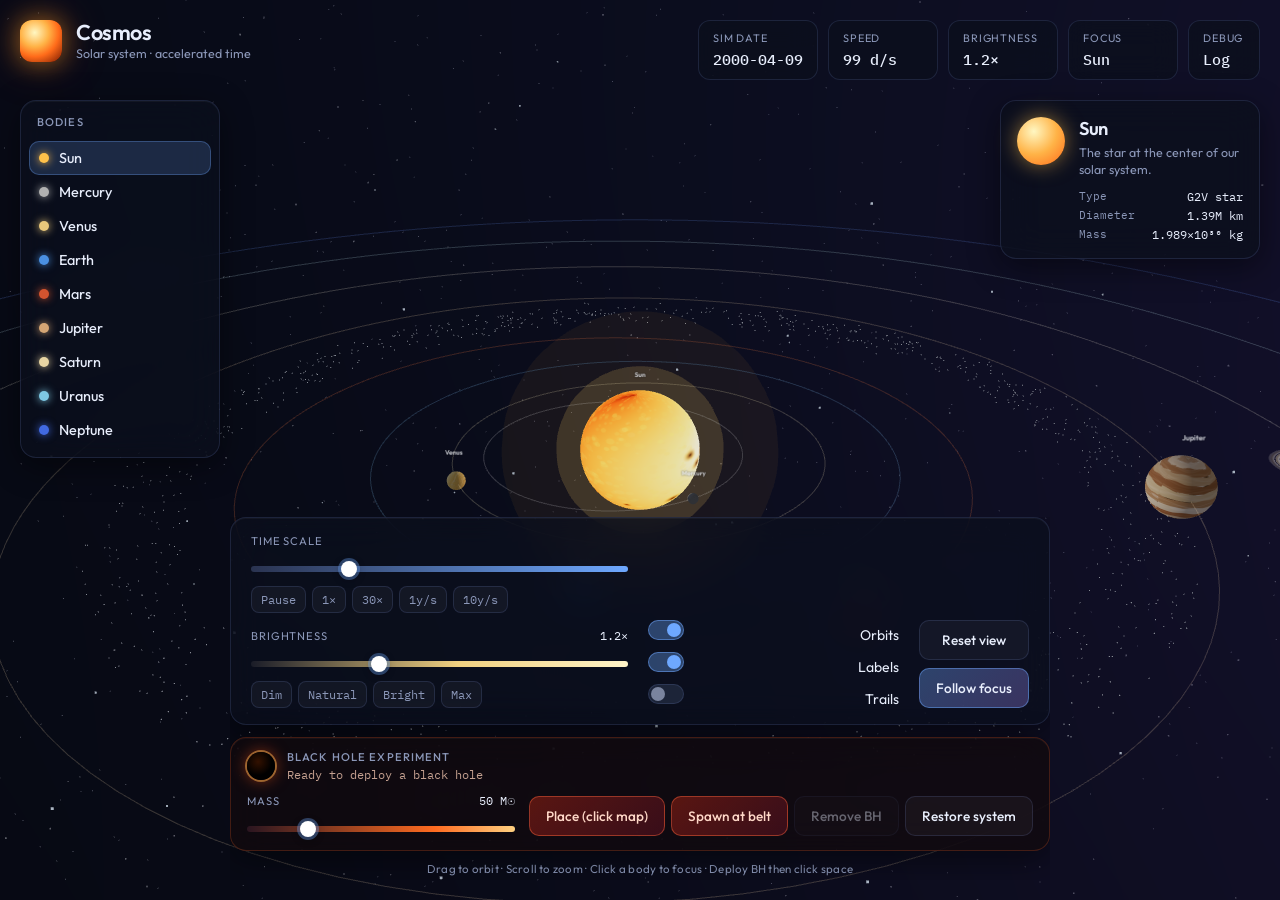
<file: grok/index.html>
<!DOCTYPE html>
<html lang="en">
<head>
  <meta charset="UTF-8" />
  <meta name="viewport" content="width=device-width, initial-scale=1.0" />
  <title>Cosmos · Solar System</title>
  <link rel="preconnect" href="https://fonts.googleapis.com" />
  <link rel="preconnect" href="https://fonts.gstatic.com" crossorigin />
  <link href="https://fonts.googleapis.com/css2?family=IBM+Plex+Mono:wght@400;500;600&family=Outfit:wght@300;400;500;600;700&display=swap" rel="stylesheet" />
  <link rel="stylesheet" href="styles.css" />
</head>
<body>
  <div id="canvas-wrap"></div>

  <!-- Top bar -->
  <header class="hud-top">
    <div class="brand">
      <span class="brand-mark"></span>
      <div>
        <h1>Cosmos</h1>
        <p>Solar system · accelerated time</p>
      </div>
    </div>
    <div class="top-stats">
      <div class="stat">
        <span class="stat-label">Sim date</span>
        <span class="stat-value" id="sim-date">2000-01-01</span>
      </div>
      <div class="stat">
        <span class="stat-label">Speed</span>
        <span class="stat-value" id="speed-label">1×</span>
      </div>
      <div class="stat">
        <span class="stat-label">Brightness</span>
        <span class="stat-value" id="brightness-label">1.0×</span>
      </div>
      <div class="stat">
        <span class="stat-label">Focus</span>
        <span class="stat-value" id="focus-label">Sun</span>
      </div>
      <button type="button" class="stat log-toggle-btn" id="log-toggle" title="Toggle debug log (`)">
        <span class="stat-label">Debug</span>
        <span class="stat-value">Log</span>
      </button>
    </div>
  </header>

  <!-- Debug log panel -->
  <aside class="log-panel" id="log-panel" aria-hidden="true">
    <div class="log-panel-header">
      <div class="log-panel-title">
        <strong>Debug Log</strong>
        <span id="log-fps" class="log-fps">— fps</span>
        <span id="log-count" class="log-count">0</span>
      </div>
      <button type="button" class="log-icon-btn" id="log-close" title="Close">×</button>
    </div>
    <div class="log-toolbar">
      <select id="log-level-filter" title="Minimum level">
        <option value="debug">All</option>
        <option value="info" selected>Info+</option>
        <option value="warn">Warn+</option>
        <option value="error">Error</option>
      </select>
      <input type="search" id="log-search" placeholder="Filter…" autocomplete="off" />
      <label class="log-check" title="Auto-scroll to newest">
        <input type="checkbox" id="log-autoscroll" checked /> Scroll
      </label>
      <label class="log-check" title="Also print to browser console">
        <input type="checkbox" id="log-console-mirror" checked /> Console
      </label>
      <button type="button" class="log-tool-btn" id="log-pause">Pause</button>
      <button type="button" class="log-tool-btn" id="log-clear">Clear</button>
      <button type="button" class="log-tool-btn" id="log-copy">Copy</button>
      <button type="button" class="log-tool-btn" id="log-download">JSON</button>
    </div>
    <div class="log-list" id="log-list" role="log" aria-live="polite"></div>
    <div class="log-footer">
      <kbd>`</kbd> toggle · <kbd>Ctrl+Shift+L</kbd> clear · <code>window.CosmosLog</code> in DevTools
    </div>
  </aside>

  <!-- Planet list -->
  <aside class="hud-side">
    <div class="panel">
      <div class="panel-title">Bodies</div>
      <ul class="body-list" id="body-list"></ul>
    </div>
  </aside>

  <!-- Bottom controls -->
  <footer class="hud-bottom">
    <div class="panel controls">
      <div class="control-stack">
        <div class="control-group">
          <label for="speed">Time scale</label>
          <input type="range" id="speed" min="0" max="8" step="0.01" value="2" />
          <div class="speed-presets">
            <button type="button" data-speed="0">Pause</button>
            <button type="button" data-speed="1">1×</button>
            <button type="button" data-speed="30">30×</button>
            <button type="button" data-speed="365">1y/s</button>
            <button type="button" data-speed="3650">10y/s</button>
          </div>
        </div>
        <div class="control-group">
          <label for="brightness">Brightness <span class="inline-val" id="brightness-slider-val">1.0×</span></label>
          <input type="range" id="brightness" min="0.3" max="3" step="0.05" value="1.2" />
          <div class="speed-presets brightness-presets">
            <button type="button" data-brightness="0.6">Dim</button>
            <button type="button" data-brightness="1">Natural</button>
            <button type="button" data-brightness="1.5">Bright</button>
            <button type="button" data-brightness="2.5">Max</button>
          </div>
        </div>
      </div>
      <div class="control-group toggles">
        <label class="toggle">
          <input type="checkbox" id="orbits" checked />
          <span>Orbits</span>
        </label>
        <label class="toggle">
          <input type="checkbox" id="labels" checked />
          <span>Labels</span>
        </label>
        <label class="toggle">
          <input type="checkbox" id="trails" />
          <span>Trails</span>
        </label>
      </div>
      <div class="control-group actions">
        <button type="button" id="btn-reset" class="btn">Reset view</button>
        <button type="button" id="btn-follow" class="btn primary">Follow focus</button>
      </div>
    </div>

    <!-- Black hole panel -->
    <div class="panel bh-panel">
      <div class="bh-header">
        <span class="bh-icon"></span>
        <div>
          <div class="panel-title" style="padding:0">Black hole experiment</div>
          <p class="bh-status" id="bh-status">Ready to deploy a black hole</p>
        </div>
      </div>
      <div class="bh-controls">
        <div class="control-group bh-mass-group">
          <label for="bh-mass">Mass <span class="inline-val" id="bh-mass-val">50 M☉</span></label>
          <input type="range" id="bh-mass" min="10" max="200" step="1" value="50" />
        </div>
        <div class="bh-buttons">
          <button type="button" id="btn-deploy-bh" class="btn danger">Place (click map)</button>
          <button type="button" id="btn-bh-here" class="btn danger">Spawn at belt</button>
          <button type="button" id="btn-remove-bh" class="btn" disabled>Remove BH</button>
          <button type="button" id="btn-restore" class="btn">Restore system</button>
        </div>
      </div>
    </div>

    <div class="hint">
      Drag to orbit · Scroll to zoom · Click a body to focus · Deploy BH then click space
    </div>
  </footer>

  <!-- Detail card -->
  <div class="detail-card" id="detail-card">
    <div class="detail-swatch" id="detail-swatch"></div>
    <div class="detail-body">
      <h2 id="detail-name">Sun</h2>
      <p id="detail-desc">The star at the center of our solar system.</p>
      <dl id="detail-facts"></dl>
    </div>
  </div>

  <script type="importmap">
  {
    "imports": {
      "three": "./vendor/three.module.js",
      "three/addons/": "./vendor/addons/"
    }
  }
  </script>
  <script type="module" src="main.js"></script>
</body>
</html>
</file>
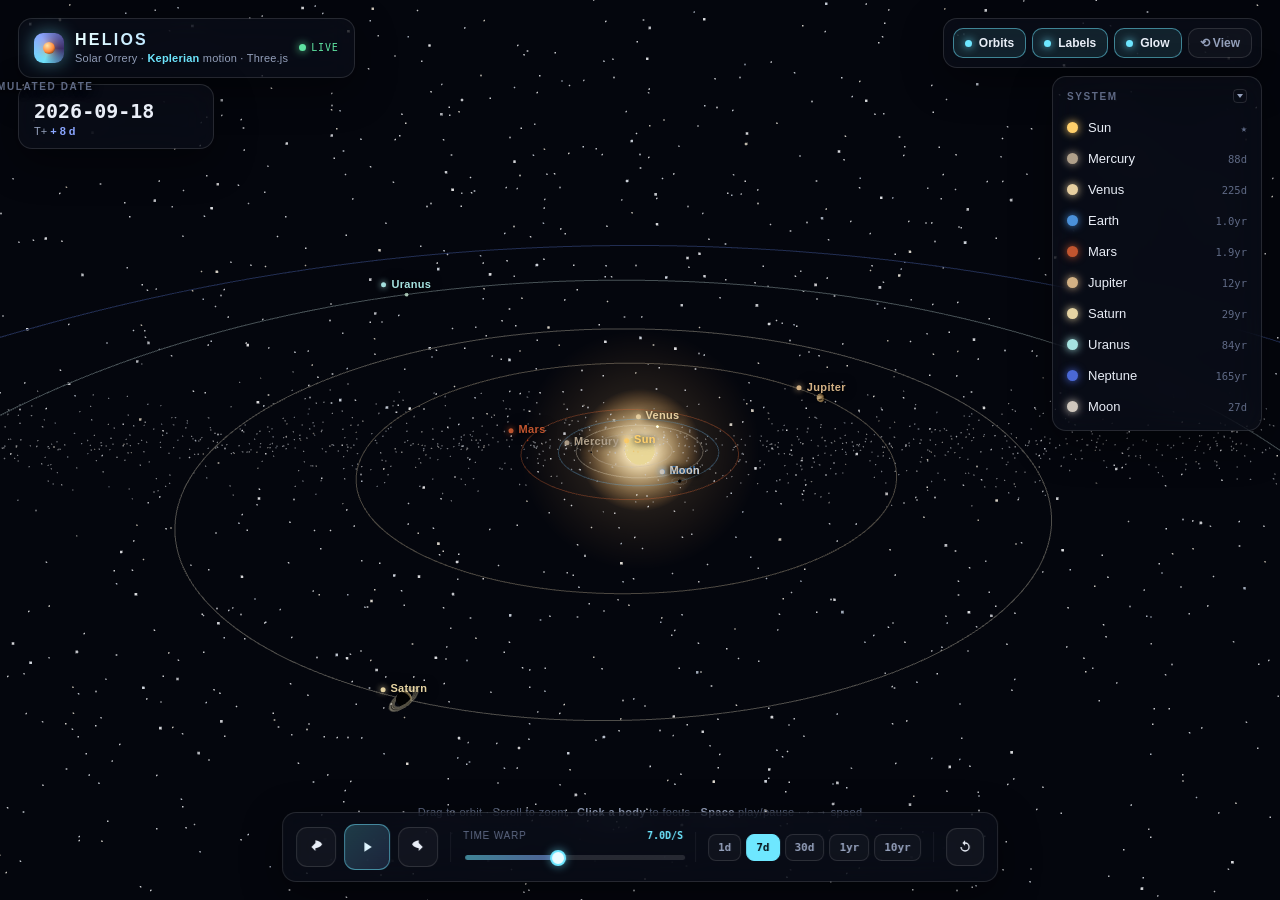
<file: helios/index.html>
<!DOCTYPE html>
<html lang="en">
<head>
<meta charset="UTF-8" />
<meta name="viewport" content="width=device-width, initial-scale=1, maximum-scale=1" />
<title>HELIOS · Solar Orrery</title>
<style>
  :root{
    --panel: rgba(13,17,28,.56);
    --panel-2: rgba(13,17,28,.72);
    --stroke: rgba(255,255,255,.12);
    --stroke-2: rgba(255,255,255,.06);
    --txt:#e9eef7;
    --dim:#94a0bb;
    --faint:#5f6a85;
    --acc:#6ee7ff;
    --acc-2:#8aa6ff;
    --good:#5fe3a1;
    --r:14px;
    --shadow:0 12px 40px rgba(0,0,0,.45);
    --font: -apple-system, BlinkMacSystemFont, "Segoe UI", Roboto, "Helvetica Neue", Arial, sans-serif;
    --mono: "SF Mono", ui-monospace, "JetBrains Mono", "Fira Code", Menlo, Consolas, monospace;
  }
  *{box-sizing:border-box}
  html,body{height:100%;margin:0;background:#04060d;color:var(--txt);font-family:var(--font);
    -webkit-font-smoothing:antialiased;overflow:hidden;overscroll-behavior:none}
  canvas#scene{position:fixed;inset:0;display:block;z-index:0;touch-action:none;outline:none}

  /* ---------- HUD ---------- */
  .hud{position:fixed;inset:0;z-index:10;pointer-events:none}
  .panel{
    background:var(--panel);
    -webkit-backdrop-filter:blur(16px) saturate(140%);
    backdrop-filter:blur(16px) saturate(140%);
    border:1px solid var(--stroke);
    border-radius:var(--r);
    box-shadow:var(--shadow);
  }
  .pe{pointer-events:auto}
  .mono{font-family:var(--mono);font-variant-numeric:tabular-nums}

  /* Brand (top-left) */
  #brand{position:fixed;top:18px;left:18px;padding:12px 15px 13px;max-width:min(78vw,420px)}
  #brand .row{display:flex;align-items:center;gap:11px}
  #brand .mark{width:30px;height:30px;border-radius:9px;flex:0 0 auto;
    background:conic-gradient(from 200deg,#6ee7ff,#8aa6ff 35%,#3a2d6b 70%,#6ee7ff);
    box-shadow:0 0 18px rgba(110,231,255,.45);position:relative}
  #brand .mark::after{content:"";position:absolute;inset:9px;border-radius:50%;
    background:radial-gradient(circle at 35% 30%,#ffe6a8,#ff8a3c 55%,#3a1200);
    box-shadow:0 0 10px rgba(255,150,60,.7)}
  #brand .name{font-size:16px;font-weight:700;letter-spacing:.14em;
    background:linear-gradient(90deg,#eaffff,#9fd6ff 60%,#b9a7ff);-webkit-background-clip:text;background-clip:text;color:transparent}
  #brand .sub{font-size:11px;color:var(--dim);margin-top:3px;letter-spacing:.02em}
  #brand .sub b{color:var(--acc);font-weight:600}
  .live{display:inline-flex;align-items:center;gap:5px;font-size:10px;color:var(--good);
    font-family:var(--mono);letter-spacing:.08em;margin-left:auto}
  .live .dot{width:7px;height:7px;border-radius:50%;background:var(--good);box-shadow:0 0 8px var(--good);
    animation:pulse 1.6s ease-in-out infinite}
  @keyframes pulse{0%,100%{opacity:1;transform:scale(1)}50%{opacity:.35;transform:scale(.7)}}

  /* Clock (top-left, under brand) */
  #clock{position:fixed;top:calc(18px + 66px);left:18px;padding:11px 15px;min-width:196px}
  #clock .lbl{font-size:10px;letter-spacing:.16em;color:var(--faint);text-transform:uppercase}
  #clock .date{font-size:20px;font-weight:600;margin-top:3px}
  #clock .elapsed{font-size:11px;color:var(--dim);margin-top:2px}
  #clock .elapsed b{color:var(--acc-2);font-weight:600}

  /* Toggles (top-right) */
  #toggles{position:fixed;top:18px;right:18px;padding:9px;display:flex;gap:6px;flex-wrap:wrap;justify-content:flex-end;max-width:min(70vw,320px)}
  .chip{display:inline-flex;align-items:center;gap:7px;padding:7px 11px;border-radius:10px;
    border:1px solid var(--stroke);background:rgba(255,255,255,.03);color:var(--dim);
    font-size:12px;font-weight:600;cursor:pointer;transition:.16s;user-select:none;white-space:nowrap}
  .chip .cdot{width:7px;height:7px;border-radius:50%;background:var(--faint);transition:.16s}
  .chip:hover{color:var(--txt);border-color:var(--stroke-2);transform:translateY(-1px)}
  .chip.on{color:var(--txt);border-color:rgba(110,231,255,.5);background:rgba(110,231,255,.10)}
  .chip.on .cdot{background:var(--acc);box-shadow:0 0 8px var(--acc)}
  .chip.ghost{color:var(--dim)}

  /* System list (right) */
  #system{position:fixed;top:calc(18px + 58px);right:18px;width:210px;padding:10px 0 8px}
  #system .head{display:flex;align-items:center;gap:8px;padding:2px 14px 9px;cursor:pointer;user-select:none}
  #system .head .t{font-size:10px;letter-spacing:.16em;color:var(--faint);text-transform:uppercase;font-weight:700}
  #system .head .chev{margin-left:auto;width:14px;height:14px;border-radius:4px;border:1px solid var(--stroke);
    display:grid;place-items:center;transition:.2s;color:var(--dim)}
  #system .head .chev::after{content:"";width:0;height:0;border-left:3px solid transparent;border-right:3px solid transparent;border-top:4px solid var(--dim)}
  #system.collapsed .head .chev::after{border-top:none;border-bottom:4px solid var(--dim)}
  #system .list{max-height:min(52vh,520px);overflow-y:auto;overflow-x:hidden;transition:max-height .25s ease}
  #system.collapsed .list{max-height:0}
  #system .list::-webkit-scrollbar{width:7px}
  #system .list::-webkit-scrollbar-thumb{background:rgba(255,255,255,.14);border-radius:8px}
  .item{display:flex;align-items:center;gap:10px;padding:8px 14px;cursor:pointer;transition:.14s;position:relative}
  .item:hover{background:rgba(255,255,255,.05)}
  .item .dot{width:11px;height:11px;border-radius:50%;flex:0 0 auto;box-shadow:0 0 8px currentColor}
  .item .nm{font-size:13px;font-weight:500}
  .item .pc{margin-left:auto;font-size:10.5px;color:var(--faint);font-family:var(--mono)}
  .item.active{background:linear-gradient(90deg,rgba(110,231,255,.14),rgba(110,231,255,.02))}
  .item.active .nm{color:#fff;font-weight:600}
  .item.active::before{content:"";position:absolute;left:0;top:7px;bottom:7px;width:3px;border-radius:3px;background:var(--acc);box-shadow:0 0 8px var(--acc)}

  /* Info card (bottom-left) */
  #info{position:fixed;left:18px;bottom:18px;width:288px;padding:15px 16px;
    opacity:0;transform:translateY(10px);transition:.22s;pointer-events:none}
  #info.show{opacity:1;transform:translateY(0);pointer-events:auto}
  #info .top{display:flex;align-items:center;gap:10px}
  #info .idot{width:14px;height:14px;border-radius:50%;box-shadow:0 0 10px currentColor}
  #info .inm{font-size:18px;font-weight:700;letter-spacing:.01em}
  #info .itype{font-size:10px;letter-spacing:.14em;text-transform:uppercase;color:var(--dim);margin-top:2px}
  #info .close{margin-left:auto;width:24px;height:24px;border-radius:7px;border:1px solid var(--stroke);
    background:transparent;color:var(--dim);cursor:pointer;font-size:14px;line-height:1;transition:.15s}
  #info .close:hover{color:#fff;border-color:var(--stroke-2);background:rgba(255,255,255,.06)}
  #info .grid{display:grid;grid-template-columns:1fr 1fr;gap:9px 12px;margin-top:14px}
  #info .kv .k{font-size:10px;letter-spacing:.1em;text-transform:uppercase;color:var(--faint)}
  #info .kv .v{font-size:14px;font-weight:600;margin-top:2px;font-family:var(--mono)}
  #info .fact{margin-top:13px;font-size:11.5px;line-height:1.55;color:var(--dim);
    border-top:1px solid var(--stroke-2);padding-top:11px}

  /* Time controls (bottom-center) */
  #bar{position:fixed;left:50%;bottom:18px;transform:translateX(-50%);
    display:flex;align-items:center;gap:12px;padding:11px 13px;max-width:min(94vw,720px)}
  #bar .grp{display:flex;align-items:center;gap:8px}
  .btn{display:grid;place-items:center;width:40px;height:40px;border-radius:11px;cursor:pointer;
    border:1px solid var(--stroke);background:rgba(255,255,255,.04);color:var(--txt);transition:.15s}
  .btn:hover{background:rgba(255,255,255,.09);transform:translateY(-1px)}
  .btn svg{width:16px;height:16px;fill:currentColor}
  #play{background:linear-gradient(135deg,rgba(110,231,255,.22),rgba(138,166,255,.16));
    border-color:rgba(110,231,255,.5);color:#dff6ff;width:46px;height:46px}
  #play:hover{background:linear-gradient(135deg,rgba(110,231,255,.34),rgba(138,166,255,.26))}
  .sep{width:1px;height:30px;background:var(--stroke-2)}
  #speed{width:min(40vw,220px)}
  #speed .slbl{display:flex;justify-content:space-between;font-size:10px;color:var(--faint);
    letter-spacing:.08em;margin-bottom:5px;text-transform:uppercase}
  #speed .slbl b{color:var(--acc);font-family:var(--mono);letter-spacing:0}
  input[type=range].slider{-webkit-appearance:none;appearance:none;width:100%;height:5px;border-radius:5px;
    background:linear-gradient(90deg,rgba(110,231,255,.55) 0%,rgba(138,166,255,.55) var(--fill,40%),rgba(255,255,255,.12) var(--fill,40%));
    outline:none;cursor:pointer}
  input[type=range].slider::-webkit-slider-thumb{-webkit-appearance:none;width:16px;height:16px;border-radius:50%;
    background:#eafcff;border:2px solid var(--acc);box-shadow:0 0 10px rgba(110,231,255,.6);cursor:pointer;transition:.12s}
  input[type=range].slider::-webkit-slider-thumb:hover{transform:scale(1.15)}
  input[type=range].slider::-moz-range-thumb{width:16px;height:16px;border-radius:50%;background:#eafcff;
    border:2px solid var(--acc);box-shadow:0 0 10px rgba(110,231,255,.6);cursor:pointer}
  .presets{display:flex;gap:5px}
  .presets .p{padding:6px 9px;border-radius:8px;font-size:11px;font-weight:600;color:var(--dim);
    border:1px solid var(--stroke);background:rgba(255,255,255,.03);cursor:pointer;transition:.14s;font-family:var(--mono)}
  .presets .p:hover{color:var(--txt)}
  .presets .p.on{color:#06121a;background:var(--acc);border-color:var(--acc)}
  #hint{position:fixed;left:50%;bottom:82px;transform:translateX(-50%);font-size:11px;color:var(--faint);
    letter-spacing:.03em;transition:opacity .4s;text-align:center}
  #hint b{color:var(--dim);font-weight:600}
  #hint.hide{opacity:0}

  /* Labels */
  .lbl{position:absolute;transform:translate(-50%,-140%);font-size:11px;font-weight:600;letter-spacing:.03em;
    color:rgba(233,238,247,.9);text-shadow:0 1px 6px rgba(0,0,0,.9),0 0 12px rgba(0,0,0,.6);
    white-space:nowrap;pointer-events:none;transition:opacity .15s}
  .lbl::before{content:"";display:inline-block;width:5px;height:5px;border-radius:50%;background:currentColor;
    margin-right:5px;vertical-align:middle;box-shadow:0 0 6px currentColor}

  /* Loader */
  #loader{position:fixed;inset:0;z-index:20;background:#04060d;display:grid;place-items:center;transition:opacity .6s}
  #loader.gone{opacity:0;pointer-events:none}
  #loader .spin{width:46px;height:46px;border-radius:50%;border:3px solid rgba(255,255,255,.12);
    border-top-color:var(--acc);animation:sp .9s linear infinite}
  @keyframes sp{to{transform:rotate(360deg)}}
  #loader .lt{position:absolute;margin-top:78px;font-size:11px;letter-spacing:.2em;color:var(--dim);text-transform:uppercase}

  @media (max-width:680px){
    #system{width:170px;top:calc(18px + 50px)}
    #clock{min-width:150px}
    #info{width:min(94vw,300px)}
    #bar{flex-wrap:wrap;justify-content:center;gap:10px}
    #hint{display:none}
    #brand .sub{display:none}
  }
</style>
</head>
<body>
  <canvas id="scene"></canvas>

  <div class="hud">
    <div class="panel" id="brand">
      <div class="row">
        <div class="mark"></div>
        <div>
          <div class="name">HELIOS</div>
          <div class="sub">Solar Orrery · <b>Keplerian</b> motion · Three.js</div>
        </div>
        <div class="live"><span class="dot"></span>LIVE</div>
      </div>
    </div>

    <div class="panel" id="clock">
      <div class="lbl">Simulated Date</div>
      <div class="date mono" id="date">2026-09-11</div>
      <div class="elapsed">T+ <b id="elapsed">0.0 yr</b></div>
    </div>

    <div class="panel pe" id="toggles">
      <button class="chip on" data-tog="orbits"><span class="cdot"></span>Orbits</button>
      <button class="chip on" data-tog="labels"><span class="cdot"></span>Labels</button>
      <button class="chip on" data-tog="glow"><span class="cdot"></span>Glow</button>
      <button class="chip ghost" id="resetView">⟲ View</button>
    </div>

    <div class="panel pe" id="system">
      <div class="head" id="sysHead">
        <span class="t">System</span>
        <span class="chev"></span>
      </div>
      <div class="list" id="sysList"></div>
    </div>

    <div class="panel pe" id="info">
      <div class="top">
        <span class="idot" id="iDot"></span>
        <div>
          <div class="inm" id="iName">Earth</div>
          <div class="itype" id="iType">Planet</div>
        </div>
        <button class="close" id="iClose">✕</button>
      </div>
      <div class="grid" id="iGrid"></div>
      <div class="fact" id="iFact"></div>
    </div>

    <div id="hint">Drag to orbit · Scroll to zoom · <b>Click a body</b> to focus · <b>Space</b> play/pause · <b>←→</b> speed</div>

    <div class="panel pe" id="bar">
      <div class="grp">
        <button class="btn" id="reverse" title="Reverse time (R)">
          <svg viewBox="0 0 24 24"><path d="M11 6L5 12l6 6v-4c4-1 8-2 10-6-2-4-6-5-10-6v4z"/></svg>
        </button>
        <button class="btn" id="play" title="Play / Pause (Space)">
          <svg id="playIco" viewBox="0 0 24 24"><path d="M8 5v14l11-7z"/></svg>
        </button>
        <button class="btn" id="nextFwd" title="Forward (skip reverse)">
          <svg viewBox="0 0 24 24"><path d="M13 6l6 6-6 6v-4c-4-1-8-2-10-6 2-4 6-5 10-6v4z"/></svg>
        </button>
      </div>
      <div class="sep"></div>
      <div id="speed">
        <div class="slbl"><span>Time Warp</span><span><b id="spdTxt">7.0 d/s</b></span></div>
        <input type="range" class="slider" id="slider" min="0" max="1000" value="415" />
      </div>
      <div class="sep"></div>
      <div class="presets" id="presets">
        <button class="p" data-dps="1">1d</button>
        <button class="p on" data-dps="7">7d</button>
        <button class="p" data-dps="30">30d</button>
        <button class="p" data-dps="365">1yr</button>
        <button class="p" data-dps="3650">10yr</button>
      </div>
      <div class="sep"></div>
      <button class="btn" id="resetClock" title="Reset clock to today (C)" style="width:38px;height:38px">
        <svg viewBox="0 0 24 24"><path d="M12 5V2L8 6l4 4V7a5 5 0 1 1-5 5H5a7 7 0 1 0 7-7z"/></svg>
      </button>
    </div>

    <div id="labels"></div>
  </div>

  <div id="loader"><div class="spin"></div><div class="lt">Rendering orbits…</div></div>

<script type="importmap">
{
  "imports": {
    "three": "./vendor/three.module.js",
    "three/addons/": "./vendor/addons/"
  }
}
</script>

<script type="module">
import * as THREE from 'three';
import { OrbitControls } from 'three/addons/controls/OrbitControls.js';

/* ============================================================
   HELIOS — Solar System Orrery
   Correct relative orbital periods + Kepler's 2nd law
   (planets speed up at perihelion), axial tilt, spin, Moon.
   Distances/radii are compressed for visibility (not to scale).
   ============================================================ */

const clamp = v => v<0?0:v>255?255:v|0;
const hexToRgb = h => { h=h.replace('#',''); return [parseInt(h.slice(0,2),16),parseInt(h.slice(2,4),16),parseInt(h.slice(4,6),16)]; };

/* ---------- Real data (km, AU, days, degrees) ---------- */
const BODIES = [
  {key:'sun',    name:'Sun',     type:'Star',   color:'#ffcf6b', aAU:0,      e:0,      periodDays:0,     rotDays:25.38,  tilt:7.25,  radiusKm:696340,
    fact:"Contains 99.86% of the solar system's mass. Fuses ~600 million tonnes of hydrogen every second."},
  {key:'mercury',name:'Mercury', type:'Planet', color:'#b0a08a', aAU:0.387,  e:0.2056, periodDays:87.97,  rotDays:58.646, tilt:0.03,  radiusKm:2439.7,
    fact:"Smallest planet. Its 3:2 spin-orbit resonance makes one full day/night cycle (176 d) twice as long as its year (88 d)."},
  {key:'venus',  name:'Venus',   type:'Planet', color:'#e7cfa0', aAU:0.723,  e:0.0068, periodDays:224.70, rotDays:-243.02,tilt:177.4, radiusKm:6051.8,
    fact:"Rotates backwards — the Sun rises in the west. Its day (243 d) is longer than its year (225 d). Hottest surface in the system."},
  {key:'earth',  name:'Earth',   type:'Planet', color:'#4a90d9', aAU:1.0,    e:0.0167, periodDays:365.25, rotDays:0.9973, tilt:23.44, radiusKm:6371,
    fact:"The only known world with liquid-water oceans and life. Home."},
  {key:'mars',   name:'Mars',    type:'Planet', color:'#c1552f', aAU:1.524,  e:0.0934, periodDays:686.98, rotDays:1.026,  tilt:25.19, radiusKm:3389.5,
    fact:"Home to Olympus Mons — the largest volcano in the solar system (~22 km) — and Valles Marineris, a canyon 4,000 km long."},
  {key:'jupiter',name:'Jupiter', type:'Planet', color:'#d3b184', aAU:5.203,  e:0.0489, periodDays:4332.6, rotDays:0.4135, tilt:3.13,  radiusKm:69911,
    fact:"The Great Red Spot is a storm wider than Earth that has raged for at least 300 years. More massive than all other planets combined."},
  {key:'saturn', name:'Saturn',  type:'Planet', color:'#e6d4a3', aAU:9.537,  e:0.0565, periodDays:10759,  rotDays:0.444,  tilt:26.73, radiusKm:58232,
    fact:"Its rings span 282,000 km yet are often only ~10 m thick. Least dense planet — it would float in a big enough pool."},
  {key:'uranus', name:'Uranus',  type:'Planet', color:'#a6e3e1', aAU:19.19,  e:0.0457, periodDays:30688,  rotDays:-0.718, tilt:97.77, radiusKm:25362,
    fact:"Tipped ~98°, it rolls around the Sun on its side. Has the coldest planetary atmosphere (~-224 °C)."},
  {key:'neptune',name:'Neptune', type:'Planet', color:'#4a68d6', aAU:30.07,  e:0.0113, periodDays:60182,  rotDays:0.671,  tilt:28.32, radiusKm:24622,
    fact:"Fastest winds in the solar system (~2,100 km/h). Discovered by mathematical prediction in 1846 before it was seen."},
  {key:'moon',   name:'Moon',    type:'Moon',   color:'#cfc7bd', aAU:0.00257,e:0.0549, periodDays:27.32,  rotDays:27.32,  tilt:6.68,  radiusKm:1737.4,
    fact:"Tidally locked — the same face always points at Earth. Receding ~3.8 cm every year."},
];

/* ---------- Scaled geometry (compressed for visibility) ---------- */
const AU_K = 30, R_K = 0.6, MOON_R = 2.6;
const scaledA  = b => b.key==='sun' ? 0 : b.key==='moon' ? MOON_R : AU_K*Math.pow(b.aAU,0.72);
const scaledR  = b => b.key==='sun' ? 5.6 : R_K*Math.pow(b.radiusKm/6371,0.5);
const GOLD = Math.PI*(3-Math.sqrt(5));
BODIES.forEach((b,i)=>{ b.sA=scaledA(b); b.sR=scaledR(b); b.phase = i*GOLD; b.rgb=hexToRgb(b.color); });
const byKey = Object.fromEntries(BODIES.map(b=>[b.key,b]));
const EARTH = byKey.earth;

/* ---------- Renderer / Scene / Camera ---------- */
const canvas = document.getElementById('scene');
const renderer = new THREE.WebGLRenderer({canvas, antialias:true, powerPreference:'high-performance'});
renderer.setPixelRatio(Math.min(devicePixelRatio,2));
renderer.setSize(innerWidth,innerHeight);
renderer.toneMapping = THREE.ACESFilmicToneMapping;
renderer.toneMappingExposure = 1.15;

const scene = new THREE.Scene();
scene.background = new THREE.Color(0x04060d);

const camera = new THREE.PerspectiveCamera(50, innerWidth/innerHeight, 0.1, 6000);
const OV_POS = new THREE.Vector3(0,150,330);
camera.position.copy(OV_POS);

const controls = new OrbitControls(camera, canvas);
controls.enableDamping = true; controls.dampingFactor = 0.06;
controls.minDistance = 8; controls.maxDistance = 1400;
controls.target.set(0,0,0);

/* ---------- Lights ---------- */
scene.add(new THREE.AmbientLight(0x223047, 0.55));
const sunLight = new THREE.PointLight(0xfff2d6, 2.4, 0, 0); // decay 0 -> uniform lighting
scene.add(sunLight);

/* ---------- Procedural textures ---------- */
function rng(seed){ let s=seed>>>0; return ()=>{ s=(s*1103515245+12345)&0x7fffffff; return s/0x7fffffff; }; }
function canvasTex(w,h,draw){ const c=document.createElement('canvas'); c.width=w;c.height=h;
  const g=c.getContext('2d'); draw(g,w,h); const t=new THREE.CanvasTexture(c);
  t.colorSpace=THREE.SRGBColorSpace; t.anisotropy=8; return t; }

function gasTexture(palette, seed, turb=0.10){
  const bands=palette.length;
  return canvasTex(512,256,(g,w,h)=>{
    const rnd=rng(seed), img=g.createImageData(w,h), d=img.data;
    for(let y=0;y<h;y++){ const ny=y/h;
      for(let x=0;x<w;x++){
        const wob=Math.sin(x*0.018+ny*14+((rnd()-0.5)*turb))*0.5
                 + Math.sin(x*0.006-ny*8)*0.5*turb;
        let idx=Math.floor((ny+wob)*bands); idx=((idx%bands)+bands)%bands;
        const c=palette[idx], n=(rnd()-0.5)*16;
        const px=(y*w+x)*4;
        d[px]=clamp(c[0]+n); d[px+1]=clamp(c[1]+n); d[px+2]=clamp(c[2]+n); d[px+3]=255;
      }}
    g.putImageData(img,0,0);
  });
}
function rockyTexture(base, seed, blotches=120, jitter=70){
  return canvasTex(512,256,(g,w,h)=>{
    g.fillStyle=`rgb(${base[0]},${base[1]},${base[2]})`; g.fillRect(0,0,w,h);
    const rnd=rng(seed);
    for(let i=0;i<blotches;i++){
      const x=rnd()*w,y=rnd()*h,r=4+rnd()*26,sh=(rnd()-0.5)*jitter;
      g.globalAlpha=0.10+rnd()*0.28;
      g.fillStyle=`rgb(${clamp(base[0]+sh)},${clamp(base[1]+sh*0.8)},${clamp(base[2]+sh*0.55)})`;
      g.beginPath(); g.arc(x,y,r,0,7); g.fill();
    }
    g.globalAlpha=1;
  });
}
function earthTexture(){
  return canvasTex(512,256,(g,w,h)=>{
    // ocean
    const oc=g.createLinearGradient(0,0,0,h);
    oc.addColorStop(0,'#123a6b'); oc.addColorStop(.5,'#1c5aa0'); oc.addColorStop(1,'#0f3060');
    g.fillStyle=oc; g.fillRect(0,0,w,h);
    const rnd=rng(777);
    // land
    const land=[['#3c7a3a'],['#4a8a3f'],['#6b7d3a'],['#8a7a45'],['#7a6a44']];
    for(let i=0;i<70;i++){
      const x=rnd()*w,y=rnd()*h,r=8+rnd()*34;
      g.globalAlpha=0.9; g.fillStyle=land[i%land.length][0];
      g.beginPath();
      for(let a=0;a<Math.PI*2;a+=0.5){ const rr=r*(0.6+rnd()*0.7); g.lineTo(x+Math.cos(a)*rr,y+Math.sin(a)*rr*0.6); }
      g.closePath(); g.fill();
    }
    g.globalAlpha=1;
    // ice caps
    const pg=g.createLinearGradient(0,0,0,h);
    pg.addColorStop(0,'rgba(255,255,255,.9)'); pg.addColorStop(.06,'rgba(255,255,255,0)');
    pg.addColorStop(.94,'rgba(255,255,255,0)'); pg.addColorStop(1,'rgba(255,255,255,.9)');
    g.fillStyle=pg; g.fillRect(0,0,w,h);
    // clouds
    for(let i=0;i<40;i++){ const x=rnd()*w,y=rnd()*h,r=10+rnd()*30;
      g.globalAlpha=0.10+rnd()*0.14; g.fillStyle='#fff';
      g.beginPath(); g.arc(x,y,r,0,7); g.fill(); }
    g.globalAlpha=1;
  });
}
function moonTexture(){
  return canvasTex(256,128,(g,w,h)=>{
    // base regolith
    const base=[196,190,182];
    g.fillStyle=`rgb(${base[0]},${base[1]},${base[2]})`; g.fillRect(0,0,w,h);
    const rnd=rng(555);
    for(let i=0;i<90;i++){ const x=rnd()*w,y=rnd()*h,r=3+rnd()*16,sh=(rnd()-0.5)*40;
      g.globalAlpha=0.10+rnd()*0.25;
      g.fillStyle=`rgb(${clamp(base[0]+sh)},${clamp(base[1]+sh*0.8)},${clamp(base[2]+sh*0.55)})`;
      g.beginPath(); g.arc(x,y,r,0,7); g.fill(); }
    g.globalAlpha=1;
    // maria (dark basalt patches)
    for(let i=0;i<6;i++){ const x=rnd()*w,y=h*(0.3+rnd()*0.4),r=18+rnd()*26;
      g.globalAlpha=0.32+rnd()*0.18; g.fillStyle='#6f6a63';
      g.beginPath(); g.arc(x,y,r,0,7); g.fill(); }
    g.globalAlpha=1;
    // craters
    for(let i=0;i<26;i++){ const x=rnd()*w,y=rnd()*h,r=4+rnd()*13;
      g.globalAlpha=0.20+rnd()*0.22; g.fillStyle='#5b5751';
      g.beginPath(); g.arc(x,y,r,0,7); g.fill();
      g.globalAlpha=0.28; g.fillStyle='#ded8cf'; // bright rim
      g.beginPath(); g.arc(x,y-r*0.28,r*0.7,0,7); g.fill(); }
    g.globalAlpha=1;
  });
}
function sunTexture(){
  return canvasTex(512,256,(g,w,h)=>{
    g.fillStyle='#ffcf6b'; g.fillRect(0,0,w,h);
    const rnd=rng(9);
    for(let i=0;i<5000;i++){ const x=rnd()*w,y=rnd()*h,r=1+rnd()*3;
      g.globalAlpha=0.06+rnd()*0.12;
      g.fillStyle=rnd()>0.5?'#fff2c0':'#ff9a3c';
      g.beginPath(); g.arc(x,y,r,0,7); g.fill(); }
    g.globalAlpha=1;
  });
}
const JUP=hexToRgb('#c9a97f').concat([
  hexToRgb('#e0c9a3'),hexToRgb('#a98a63'),hexToRgb('#f0e2c4'),hexToRgb('#b98a5e'),
  hexToRgb('#d8b98f'),hexToRgb('#cbb598'),hexToRgb('#9c7b52'),hexToRgb('#e6d3b0')]);
const SAT=[hexToRgb('#e6d4a3'),hexToRgb('#d8c793'),hexToRgb('#cbb985'),hexToRgb('#efe3c2'),hexToRgb('#d0c08f'),hexToRgb('#e9dcbb')];
const URAN=[hexToRgb('#9fd8d6'),hexToRgb('#a8e0de'),hexToRgb('#8fd0cf'),hexToRgb('#b6e6e4')];
const NEP=[hexToRgb('#3f63c9'),hexToRgb('#4a6fd6'),hexToRgb('#3a5bbd'),hexToRgb('#5277dd'),hexToRgb('#4162c0')];

const TEX = {
  sun: sunTexture(),
  mercury: rockyTexture([176,160,138],11,140,60),
  venus:   rockyTexture([231,207,160],22,60,30),
  earth:   earthTexture(),
  mars:    rockyTexture([193,85,47],33,120,60),
  jupiter: gasTexture(JUP,44,0.14),
  saturn:  gasTexture(SAT,55,0.10),
  uranus:  gasTexture(URAN,66,0.05),
  neptune: gasTexture(NEP,77,0.08),
  moon:    moonTexture(),
};

/* ---------- Saturn rings ---------- */
function saturnRings(r){
  const inner=r*1.35, outer=r*2.3;
  const geo=new THREE.RingGeometry(inner,outer,96,1);
  // radial color gradient via uv
  const pos=geo.attributes.position, uv=geo.attributes.uv;
  for(let i=0;i<pos.count;i++){ const x=pos.getX(i),y=pos.getY(i);
    const dist=Math.hypot(x,y); uv.setXY(i,(dist-inner)/(outer-inner),0.5); }
  const c=document.createElement('canvas'); c.width=256;c.height=16; const g=c.getContext('2d');
  const grd=g.createLinearGradient(0,0,256,0);
  const stops=[[0,'rgba(210,190,140,.05)'],[0.12,'rgba(225,205,150,.55)'],[0.3,'rgba(120,105,80,.25)'],
    [0.42,'rgba(235,215,160,.7)'],[0.55,'rgba(90,80,65,.15)'],[0.7,'rgba(230,210,155,.6)'],
    [0.85,'rgba(215,195,140,.5)'],[1,'rgba(200,180,130,0)']];
  stops.forEach(s=>grd.addColorStop(s[0],s[1])); g.fillStyle=grd; g.fillRect(0,0,256,16);
  const t=new THREE.CanvasTexture(c); t.colorSpace=THREE.SRGBColorSpace;
  const m=new THREE.MeshBasicMaterial({map:t, side:THREE.DoubleSide, transparent:true, depthWrite:false, opacity:0.95});
  const ring=new THREE.Mesh(geo,m); ring.rotation.x=Math.PI/2; return ring;
}

/* ---------- Star field ---------- */
function makeStars(count, size, band){
  const pos=new Float32Array(count*3), col=new Float32Array(count*3);
  const rnd=rng(band?999:1234);
  for(let i=0;i<count;i++){
    const u=rnd(), v=rnd(), th=2*Math.PI*u, ph=Math.acos(2*v-1);
    let r=1100+rnd()*700;
    let x=r*Math.sin(ph)*Math.cos(th), y=r*Math.cos(ph), z=r*Math.sin(ph)*Math.sin(th);
    if(band){ // concentrate near a tilted plane
      const rr=900+rnd()*900, a=rnd()*2*Math.PI;
      x=Math.cos(a)*rr; z=Math.sin(a)*rr; y=(rnd()-0.5)*(rnd()-0.5)*420;
    }
    const pick=rnd();
    let c = pick<0.62?[223,230,255] : pick<0.8?[170,198,255] : pick<0.92?[255,217,166] : [255,246,255];
    const b=0.35+rnd()*0.65;
    col[i*3]=c[0]/255*b; col[i*3+1]=c[1]/255*b; col[i*3+2]=c[2]/255*b;
    pos[i*3]=x; pos[i*3+1]=y; pos[i*3+2]=z;
  }
  const geo=new THREE.BufferGeometry();
  geo.setAttribute('position', new THREE.BufferAttribute(pos,3));
  geo.setAttribute('color', new THREE.BufferAttribute(col,3));
  const mat=new THREE.PointsMaterial({size, sizeAttenuation:false, vertexColors:true,
    transparent:true, opacity:band?0.55:0.9, depthWrite:false});
  const p=new THREE.Points(geo,mat);
  if(band) p.rotation.x=-0.42;
  return p;
}
const starsFar = makeStars(11000, 1.5, false);
const starsBand= makeStars(4200, 1.3, true);
const starsNear= makeStars(1600, 2.6, false);
scene.add(starsFar, starsBand, starsNear);

/* ---------- Sun ---------- */
const sunGroup=new THREE.Group(); scene.add(sunGroup);
const sunTilt=new THREE.Group(); sunTilt.rotation.z=THREE.MathUtils.degToRad(7.25); sunGroup.add(sunTilt);
const sunMesh=new THREE.Mesh(new THREE.SphereGeometry(byKey.sun.sR,64,40),
  new THREE.MeshBasicMaterial({map:TEX.sun}));
sunTilt.add(sunMesh);
// glow sprite
function glowSprite(scale, inner, outer, opacity){
  const c=document.createElement('canvas'); c.width=c.height=256; const g=c.getContext('2d');
  const grd=g.createRadialGradient(128,128,0,128,128,128);
  grd.addColorStop(0,inner); grd.addColorStop(0.25,inner); grd.addColorStop(1,outer);
  g.fillStyle=grd; g.fillRect(0,0,256,256);
  const t=new THREE.CanvasTexture(c); t.colorSpace=THREE.SRGBColorSpace;
  const m=new THREE.SpriteMaterial({map:t, transparent:true, blending:THREE.AdditiveBlending,
    depthWrite:false, opacity});
  const s=new THREE.Sprite(m); s.scale.setScalar(scale); return s;
}
const sunGlow = glowSprite(46,'rgba(255,210,130,0.9)','rgba(255,120,40,0)',0.9);
const sunGlow2= glowSprite(90,'rgba(255,160,80,0.35)','rgba(255,120,40,0)',0.5);
sunGroup.add(sunGlow, sunGlow2);
byKey.sun.anchor=sunGroup;

/* ---------- Orbit lines ---------- */
function orbitLine(a,e,color,seg=256,op=0.34){
  const b=a*Math.sqrt(1-e*e), pts=[];
  for(let i=0;i<seg;i++){ const E=2*Math.PI*i/seg;
    pts.push(new THREE.Vector3(a*(Math.cos(E)-e),0,b*Math.sin(E))); }
  const geo=new THREE.BufferGeometry().setFromPoints(pts);
  return new THREE.LineLoop(geo,new THREE.LineBasicMaterial({color,transparent:true,opacity:op}));
}

/* ---------- Build planets ---------- */
const clickTargets=[]; const labelBox=document.getElementById('labels');
const labelEls=[]; const orbitLines=[];
const bodies=[];
let earthGroup=null;

for(const b of BODIES){
  if(b.key==='sun'){ b.anchor=sunGroup; b.mesh=sunMesh; b.group=sunGroup; clickTargets.push(sunMesh);
    sunMesh.userData.key='sun'; addLabel(b); bodies.push(b); continue; }
  if(b.key==='moon'){
    // handled after Earth exists
  }
}

// build planets (non-sun, non-moon)
for(const b of BODIES){
  if(b.key==='sun'||b.key==='moon') continue;
  const group=new THREE.Group(); scene.add(group);
  const tilt=new THREE.Group(); tilt.rotation.z=THREE.MathUtils.degToRad(b.tilt); group.add(tilt);
  const seg=b.sR>1.2?48:32;
  const mat=new THREE.MeshStandardMaterial({map:TEX[b.key], roughness:b.key==='venus'?0.85:0.95, metalness:0.0});
  const mesh=new THREE.Mesh(new THREE.SphereGeometry(b.sR,seg,24),mat);
  tilt.add(mesh);
  if(b.key==='saturn'){ const ring=saturnRings(b.sR); ring.rotation.z=0; tilt.add(ring); }
  mesh.userData.key=b.key; clickTargets.push(mesh);
  const line=orbitLine(b.sA,b.e,new THREE.Color(b.color),256,0.34); scene.add(line); orbitLines.push(line);
  b.anchor=group; b.mesh=mesh; b.group=group;
  addLabel(b); bodies.push(b);
  if(b.key==='earth') earthGroup=group;
}

// Moon (child of Earth group)
{
  const m=new THREE.Group(); earthGroup.add(m);
  const tilt=new THREE.Group(); tilt.rotation.z=THREE.MathUtils.degToRad(6.68); m.add(tilt);
  const mat=new THREE.MeshStandardMaterial({map:TEX.moon, roughness:1, metalness:0});
  const mesh=new THREE.Mesh(new THREE.SphereGeometry(byKey.moon.sR,28,18),mat);
  tilt.add(mesh); mesh.userData.key='moon'; clickTargets.push(mesh);
  const line=orbitLine(MOON_R, byKey.moon.e, new THREE.Color('#8a857c'),128,0.28); earthGroup.add(line);
  orbitLines.push(line);
  byKey.moon.anchor=m; byKey.moon.mesh=mesh; byKey.moon.group=m; byKey.moon.moonGroup=m;
  addLabel(byKey.moon);
}
function addLabel(b){
  const el=document.createElement('div');
  el.className='lbl'; el.textContent=b.name; el.style.color=b.color;
  labelBox.appendChild(el); el.b=b; labelEls.push(el);
}

/* ---------- Kepler solver ---------- */
function solveKepler(M,e){
  M=((M%(2*Math.PI))+2*Math.PI)%(2*Math.PI);
  let E=e<0.8?M:Math.PI;
  for(let i=0;i<7;i++){ const d=(E-e*Math.sin(E)-M)/(1-e*Math.cos(E)); E-=d; if(Math.abs(d)<1e-6)break; }
  return E;
}

/* ============================================================
   SIM STATE
   ============================================================ */
const EPOCH = Date.UTC(2026,8,11); // 2026-09-11
let simDays=0, playing=true, direction=1;
const MIN=0.05, MAX=7300;
const sliderToDps=v=>MIN*Math.pow(MAX/MIN,v/1000);
const dpsToSlider=d=>Math.log(d/MIN)/Math.log(MAX/MIN)*1000;
let daysPerSec=sliderToDps(415);

const clock=new THREE.Clock();

/* ---------- Camera follow / tween ---------- */
const easeInOutCubic=t=>t<0.5?4*t*t*t:1-Math.pow(-2*t+2,3)/2;
let tween=null, focus=null;
const _v=new THREE.Vector3();
function flyTo(pos,target,track=null,dur=700){
  tween={fromPos:camera.position.clone(), fromTgt:controls.target.clone(),
         toPos:pos.clone(), toTgt:target.clone(), track, start:performance.now(), dur};
  if(track) tween._off=pos.clone().sub(target);
}
function focusBody(b){
  focus=b; updateList();
  const bp=b.anchor.getWorldPosition(new THREE.Vector3());
  const dist=(b.sR*4.2)+ (b.key==='sun'?22:0) + 1.5;
  const dir=new THREE.Vector3(0.6,0.34,1).normalize();
  flyTo(bp.clone().add(dir.multiplyScalar(dist)), bp, b);
  showInfo(b);
}
function resetView(){ focus=null; updateList(); hideInfo(); flyTo(OV_POS.clone(), new THREE.Vector3(0,0,0), null); }

function updateFollow(){
  if(tween){
    let toPos=tween.toPos, toTgt=tween.toTgt;
    if(tween.track){ const bp=tween.track.anchor.getWorldPosition(new THREE.Vector3());
      toTgt=bp; toPos=bp.clone().add(tween._off); }
    const t=Math.min(1,(performance.now()-tween.start)/tween.dur), e=easeInOutCubic(t);
    camera.position.lerpVectors(tween.fromPos,toPos,e);
    controls.target.lerpVectors(tween.fromTgt,toTgt,e);
    if(t>=1) tween=null;
  }
  if(!tween && focus){
    const bp=focus.anchor.getWorldPosition(new THREE.Vector3());
    const d=bp.clone().sub(controls.target);
    camera.position.add(d); controls.target.copy(bp);
  }
}

/* ---------- Labels ---------- */
const _p=new THREE.Vector3(), _fwd=new THREE.Vector3(), _to=new THREE.Vector3(), _proj=new THREE.Vector3();
function updateLabels(){
  if(!state.labels){ for(const el of labelEls) el.style.display='none'; return; }
  for(const el of labelEls){
    const b=el.b; b.anchor.getWorldPosition(_p);
    camera.getWorldDirection(_fwd);
    _to.copy(_p).sub(camera.position);
    if(_fwd.dot(_to)<0){ el.style.display='none'; continue; }
    _proj.copy(_p).project(camera);
    if(Math.abs(_proj.z)>1){ el.style.display='none'; continue; }
    const x=(_proj.x*0.5+0.5)*innerWidth, y=(-_proj.y*0.5+0.5)*innerHeight;
    el.style.display='block'; el.style.left=x+'px'; el.style.top=y+'px';
  }
}

/* ---------- Sim update ---------- */
function updateSim(dtDays){
  for(const b of bodies){
    if(b.key==='sun'){ sunMesh.rotation.y += dtDays*(2*Math.PI)/25.38; continue; }
    if(b.key==='moon'){
      const ma=(2*Math.PI)*simDays/27.32;
      b.moonGroup.position.set(Math.cos(ma)*MOON_R,0,Math.sin(ma)*MOON_R);
      b.mesh.rotation.y=ma+Math.PI;
      continue;
    }
    const M=b.phase+(2*Math.PI)*simDays/b.periodDays;
    const E=solveKepler(M,b.e);
    const a=b.sA, e=b.e, bb=a*Math.sqrt(1-e*e);
    b.group.position.set(a*(Math.cos(E)-e),0,bb*Math.sin(E));
    let inc=(2*Math.PI)/b.rotDays*dtDays; inc=Math.max(-0.5,Math.min(0.5,inc));
    b.mesh.rotation.y+=inc;
  }
}

/* ---------- HUD wiring ---------- */
const state={orbits:true, labels:true, glow:true};
const $=id=>document.getElementById(id);

// system list  (innerHTML is safe: all values come from the local static BODIES table, never user input)
const sysList=$('sysList');
const order=['sun','mercury','venus','earth','mars','jupiter','saturn','uranus','neptune','moon'];
for(const k of order){
  const b=byKey[k];
  const el=document.createElement('div'); el.className='item'; el.dataset.key=k;
  el.innerHTML=`<span class="dot" style="background:${b.color};color:${b.color}"></span>
    <span class="nm">${b.name}</span>
    <span class="pc">${k==='sun'?'★':k==='moon'?'27d':fmtPeriod(b.periodDays)}</span>`;
  el.addEventListener('click',()=>focusBody(b));
  sysList.appendChild(el);
}
function updateList(){ for(const el of sysList.children){ el.classList.toggle('active', el.dataset.key===focus?.key); } }

// info card
function fmtPeriod(d){ if(d>=365) return (d/365.25).toFixed(d>=3600?0:1)+'yr'; if(d>=14) return Math.round(d)+'d'; return d.toFixed(1)+'d'; }
function fmtDay(r){ const a=Math.abs(r); const s=a>=2? a.toFixed(1)+'d' : (a*24).toFixed(0)+'h'; return (r<0?'retrograde · ':'')+s; }
function fmtNum(n){ return n.toLocaleString('en-US'); }
function showInfo(b){
  $('iDot').style.background=b.color; $('iDot').style.color=b.color;
  $('iName').textContent=b.name; $('iType').textContent=b.type;
  const g=$('iGrid'); g.innerHTML='';
  const rows=[];
  if(b.key!=='sun') rows.push(['Distance', b.key==='moon'?'384,400 km': b.aAU.toFixed(2)+' AU']);
  if(b.key!=='sun') rows.push(['Orbit', fmtPeriod(b.periodDays)]);
  rows.push(['Day', b.key==='sun'?fmtDay(25.38):fmtDay(b.rotDays)]);
  rows.push(['Diameter', fmtNum(b.radiusKm*2)+' km']);
  rows.push(['Axial tilt', b.tilt.toFixed(1)+'°']);
  rows.push(['Eccentricity', b.e.toFixed(3)]);
  for(const [k,v] of rows){ const d=document.createElement('div'); d.className='kv';
    d.innerHTML=`<div class="k">${k}</div><div class="v">${v}</div>`; g.appendChild(d); }
  $('iFact').textContent=b.fact;
  $('info').classList.add('show');
}
function hideInfo(){ $('info').classList.remove('show'); }
$('iClose').addEventListener('click',()=>{ focus=null; updateList(); hideInfo(); });

// toggles
document.querySelectorAll('#toggles .chip[data-tog]').forEach(ch=>{
  ch.addEventListener('click',()=>{
    const k=ch.dataset.tog; state[k]=!state[k]; ch.classList.toggle('on',state[k]);
    if(k==='orbits') orbitLines.forEach(l=>l.visible=state.orbits);
    if(k==='glow'){ sunGlow.visible=sunGlow2.visible=state.glow; }
  });
});
$('resetView').addEventListener('click',resetView);
$('sysHead').addEventListener('click',()=>$('system').classList.toggle('collapsed'));

// time controls
const playIco=$('playIco');
function setPlay(p){ playing=p; playIco.setAttribute('d', p?'M8 5v14l11-7z':'M6 5h4v14H6zM14 5h4v14h-4z'); }
$('play').addEventListener('click',()=>setPlay(!playing));
$('reverse').addEventListener('click',()=>{ direction=-1; $('reverse').style.color='#6ee7ff'; $('nextFwd').style.color=''; });
$('nextFwd').addEventListener('click',()=>{ direction=1; $('nextFwd').style.color='#6ee7ff'; $('reverse').style.color=''; });
$('resetClock').addEventListener('click',()=>{ simDays=0; });
const slider=$('slider'), spdTxt=$('spdTxt');
function fmtDps(d){ if(d<1) return (d*1440).toFixed(0)+'min/s'; if(d<60) return d.toFixed(1)+'d/s'; if(d<7300) return Math.round(d)+'d/s'; return (d/365.25).toFixed(1)+'yr/s'; }
function setSlider(v){ slider.value=v; const d=sliderToDps(+v); daysPerSec=d;
  slider.style.setProperty('--fill',(v/10)+'%'); spdTxt.textContent=fmtDps(d);
  document.querySelectorAll('.presets .p').forEach(p=>{ const pd=+p.dataset.dps;
    p.classList.toggle('on', Math.abs(pd-d)< (d*0.02+0.5)); }); }
slider.addEventListener('input',()=>setSlider(slider.value));
document.querySelectorAll('.presets .p').forEach(p=>p.addEventListener('click',()=>setSlider(dpsToSlider(+p.dataset.dps))));
setSlider(415);

// keyboard
addEventListener('keydown',e=>{
  if(e.target.tagName==='INPUT') return;
  switch(e.key){
    case ' ': e.preventDefault(); setPlay(!playing); break;
    case 'ArrowRight': setSlider(Math.min(1000,+slider.value+80)); break;
    case 'ArrowLeft':  setSlider(Math.max(0,+slider.value-80)); break;
    case 'r': case 'R': resetView(); break;
    case 'c': case 'C': simDays=0; break;
    case 'o': case 'O': document.querySelector('[data-tog=orbits]').click(); break;
    case 'l': case 'L': document.querySelector('[data-tog=labels]').click(); break;
    case 'g': case 'G': document.querySelector('[data-tog=glow]').click(); break;
    default: { const n=parseInt(e.key,10); if(n>=1&&n<=9){ const k=order[n-1]; if(byKey[k]) focusBody(byKey[k]); } }
  }
});

/* ---------- Click to focus ---------- */
const raycaster=new THREE.Raycaster(); const mouse=new THREE.Vector2();
let downX=0,downY=0;
canvas.addEventListener('pointerdown',e=>{ downX=e.clientX; downY=e.clientY; });
addEventListener('pointerup',e=>{
  if(Math.hypot(e.clientX-downX,e.clientY-downY)>6) return; // was a drag
  mouse.x=(e.clientX/innerWidth)*2-1; mouse.y=-(e.clientY/innerHeight)*2+1;
  raycaster.setFromCamera(mouse,camera);
  const hits=raycaster.intersectObjects(clickTargets,false);
  if(hits[0]&&hits[0].object.userData.key){ focusBody(byKey[hits[0].object.userData.key]); }
});

/* ---------- Clock ---------- */
const dateEl=$('date'), elapsedEl=$('elapsed');
function updateClock(){
  const dt=new Date(EPOCH+simDays*86400000);
  const y=dt.getUTCFullYear(), m=String(dt.getUTCMonth()+1).padStart(2,'0'), dd=String(dt.getUTCDate()).padStart(2,'0');
  dateEl.textContent=`${y}-${m}-${dd}`;
  const yr=Math.abs(simDays)/365.25;
  elapsedEl.textContent=(simDays<0?'− ':'+ ')+(yr>=1? yr.toFixed(2)+' yr' : Math.round(Math.abs(simDays))+' d');
}

/* ---------- Resize ---------- */
addEventListener('resize',()=>{
  camera.aspect=innerWidth/innerHeight; camera.updateProjectionMatrix();
  renderer.setSize(innerWidth,innerHeight);
});

/* hide hint after a while */
setTimeout(()=>$('hint').classList.add('hide'), 9000);

/* ---------- Main loop ---------- */
function animate(){
  requestAnimationFrame(animate);
  const dt=Math.min(clock.getDelta(),0.05);
  const dtDays=playing? dt*daysPerSec*direction : 0;
  simDays+=dtDays;
  updateSim(dtDays);
  updateFollow();
  updateLabels();
  updateClock();
  controls.update();
  renderer.render(scene,camera);
}
animate();

// loader fade
requestAnimationFrame(()=>requestAnimationFrame(()=>{
  $('loader').classList.add('gone');
  setTimeout(()=>$('loader').remove(),700);
}));
</script>
</body>
</html>
</file>
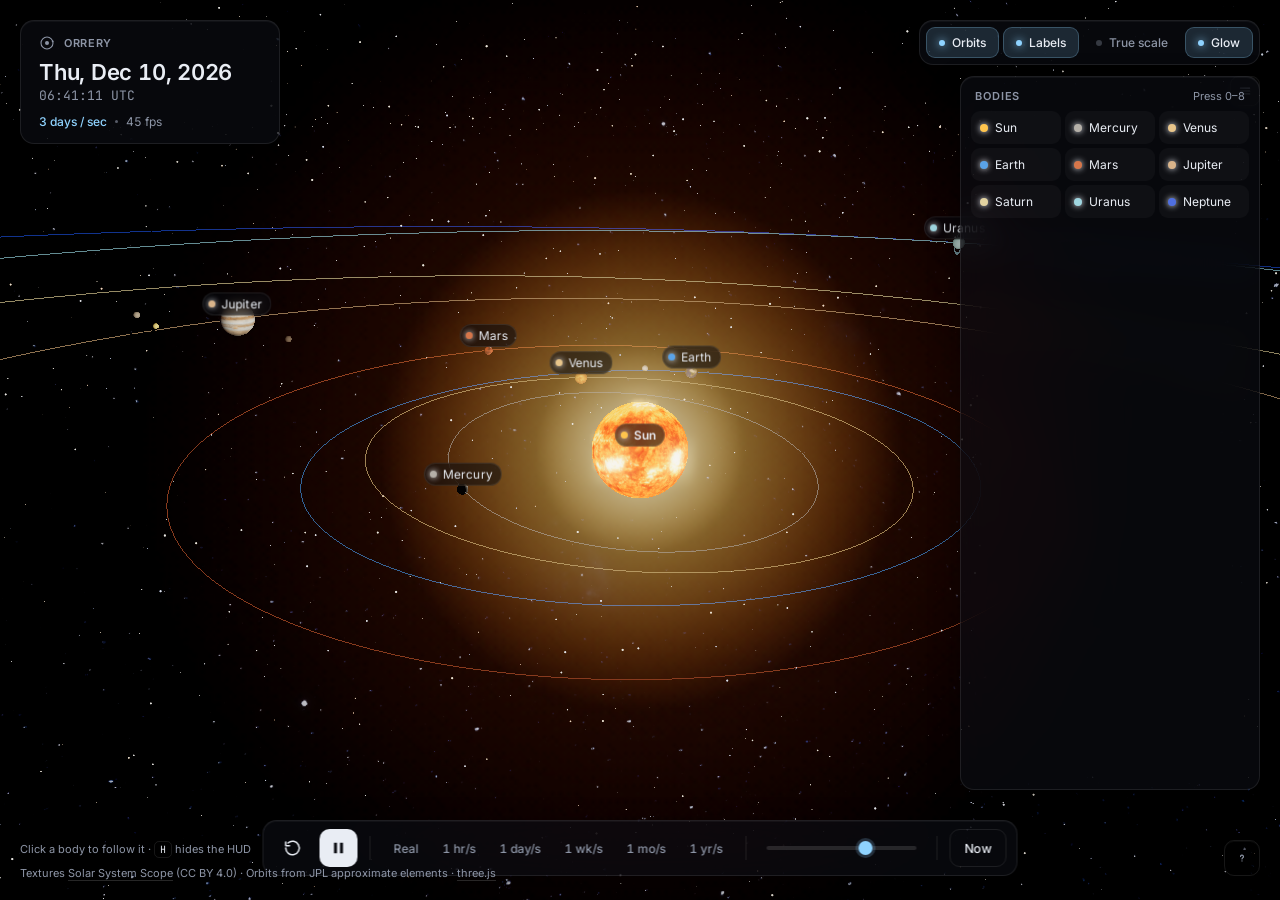
<file: solar-system/index.html>
<!doctype html>
<html lang="en">
<head>
  <meta charset="utf-8">
  <meta name="viewport" content="width=device-width, initial-scale=1, viewport-fit=cover">
  <title>Orrery · Solar System Simulation</title>
  <meta name="description" content="A real-time, accelerated simulation of the solar system with realistic Keplerian orbits, built with three.js.">
  <link rel="icon" href="data:image/svg+xml,%3Csvg xmlns='http://www.w3.org/2000/svg' viewBox='0 0 32 32'%3E%3Ccircle cx='16' cy='16' r='5' fill='%23ffc44d'/%3E%3Ccircle cx='16' cy='16' r='12' fill='none' stroke='%238fd3ff' stroke-width='1.5'/%3E%3Ccircle cx='27.5' cy='13' r='2' fill='%238fd3ff'/%3E%3C/svg%3E">
  <link rel="stylesheet" href="fonts/fonts.css">
  <link rel="stylesheet" href="css/hud.css">
  <script type="importmap">
  {
    "imports": {
      "three": "./vendor/three.module.js",
      "three/addons/": "./vendor/addons/"
    }
  }
  </script>
</head>
<body>
<div id="app">
  <canvas id="c"></canvas>
  <div id="labels"></div>

  <div id="hud">
    <header class="panel top-left">
      <div class="brand">
        <svg viewBox="0 0 24 24" fill="none" stroke="currentColor" stroke-width="1.6"><circle cx="12" cy="12" r="3" fill="currentColor" stroke="none"/><circle cx="12" cy="12" r="9"/><circle cx="20.5" cy="9.5" r="1.4" fill="currentColor" stroke="none"/></svg>
        Orrery
      </div>
      <div class="date" id="simDate">—</div>
      <div class="time" id="simTime">—</div>
      <div class="meta"><span id="rateLabel">—</span><span class="sep"></span><span id="fps">— fps</span></div>
    </header>

    <div class="panel top-right">
      <button class="chip active" data-toggle="orbits" title="Toggle orbit lines (O)">Orbits</button>
      <button class="chip active" data-toggle="labels" title="Toggle labels (L)">Labels</button>
      <button class="chip" data-toggle="trueScale" title="True distances and sizes (T)">True scale</button>
      <button class="chip active" data-toggle="bloom" title="Toggle glow (G)">Glow</button>
    </div>

    <button class="panel icon-btn sidebar-toggle" id="sidebarToggle" title="Bodies">
      <svg viewBox="0 0 24 24"><path d="M4 7h16M4 12h16M4 17h16"/></svg>
    </button>
    <aside class="panel right" id="sidebar">
      <div class="right-head"><span>Bodies</span><span class="muted" style="font-weight:400;text-transform:none;letter-spacing:0">Press 0–8</span></div>
      <div class="list" id="bodyList"></div>
      <div class="info" id="info" hidden></div>
    </aside>

    <div class="panel transport">
      <button class="tbtn stroke" id="btnReverse" title="Reverse time (R)"><svg viewBox="0 0 24 24"><path d="M3 12a9 9 0 1 0 3-6.7"/><path d="M3 4v5h5"/></svg></button>
      <button class="tbtn primary" id="btnPlay" title="Pause (Space)"></button>
      <div class="divider"></div>
      <div class="presets" id="presets"></div>
      <div class="divider"></div>
      <div class="slider-wrap"><input type="range" id="rateSlider" min="0" max="8" step="0.01" title="Time rate"></div>
      <div class="divider"></div>
      <button class="tbtn text" id="btnNow" title="Jump to the current date (N)">Now</button>
    </div>

    <div class="credits">
      <span>Click a body to follow it · <kbd>H</kbd> hides the HUD</span>
      <span>Textures <a href="https://www.solarsystemscope.com/textures/" target="_blank" rel="noopener">Solar System Scope</a> (CC BY 4.0) · Orbits from JPL approximate elements · <a href="https://threejs.org" target="_blank" rel="noopener">three.js</a></span>
    </div>

    <button class="panel icon-btn help" id="btnHelp" title="Keyboard shortcuts"><svg viewBox="0 0 24 24"><path d="M9.5 9.5a2.5 2.5 0 1 1 3.5 2.3c-.7.4-1 1-1 1.7M12 17h.01"/></svg></button>
    <div class="panel help-panel" id="helpPanel">
      <div><span><kbd>Space</kbd>Play / pause</span></div>
      <div><span><kbd>, .</kbd>Slower / faster</span></div>
      <div><span><kbd>R</kbd>Reverse time</span></div>
      <div><span><kbd>N</kbd>Jump to now</span></div>
      <div><span><kbd>0–8</kbd>Sun and planets</span></div>
      <div><span><kbd>Esc</kbd>Back to overview</span></div>
      <div><span><kbd>O</kbd>Orbits &nbsp;<kbd>L</kbd>Labels</span></div>
      <div><span><kbd>T</kbd>True scale &nbsp;<kbd>G</kbd>Glow</span></div>
      <div><span><kbd>H</kbd>Hide HUD</span></div>
    </div>
  </div>

  <div id="loader">
    <div class="loader-inner">
      <div class="title">Orrery</div>
      <div class="progress"><div id="bar"></div></div>
      <div id="loadText">Loading textures…</div>
    </div>
  </div>
</div>
<script>
  document.getElementById('btnHelp').addEventListener('click', () => document.getElementById('helpPanel').classList.toggle('open'));
</script>
<script type="module" src="js/main.js"></script>
</body>
</html>
</file>
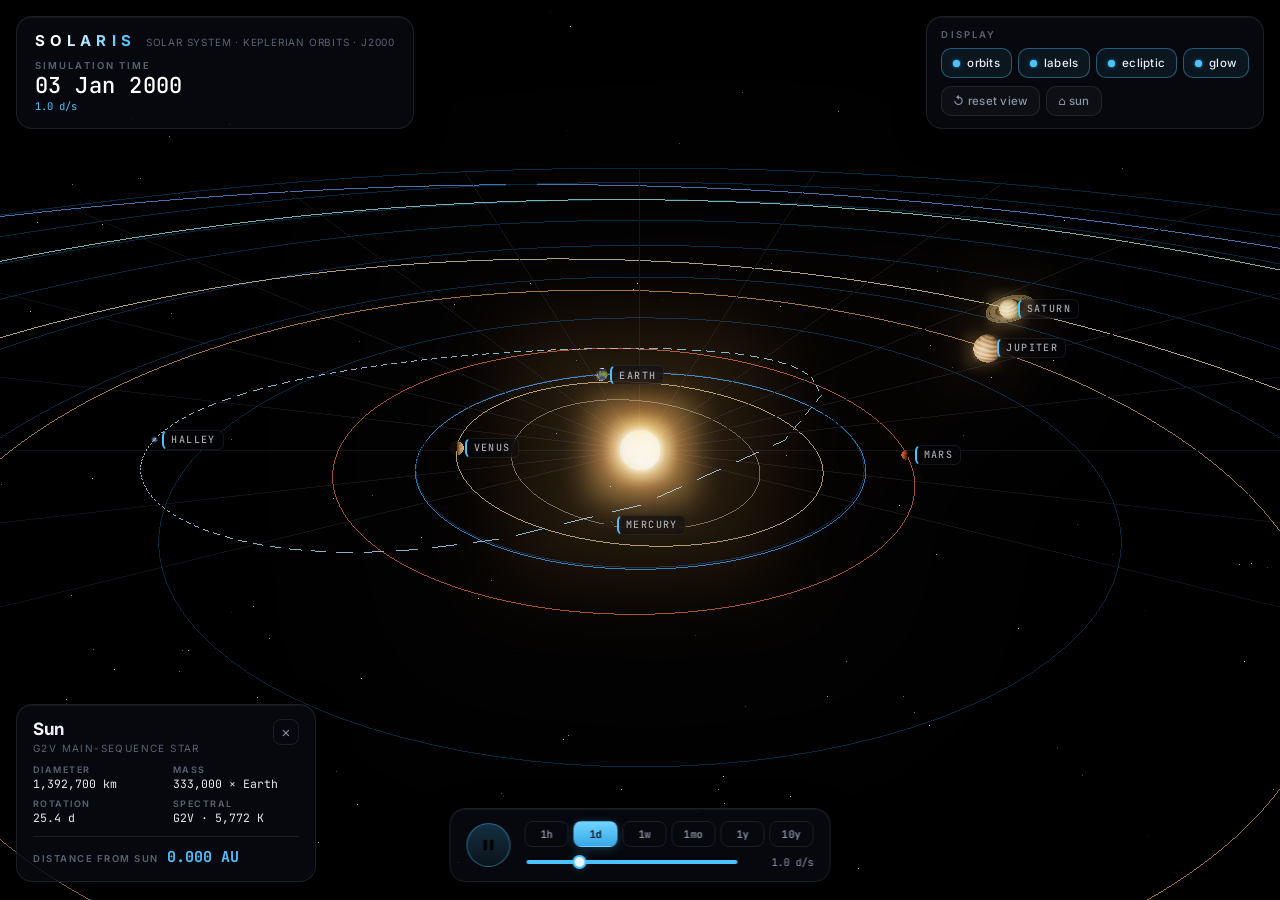
<file: solaris/index.html>
<!doctype html>
<html lang="en">
<head>
<meta charset="utf-8"/>
<meta name="viewport" content="width=device-width, initial-scale=1, maximum-scale=1"/>
<title>Solaris — Solar System Simulator</title>
<link rel="preconnect" href="https://fonts.googleapis.com"/>
<link rel="preconnect" href="https://fonts.gstatic.com" crossorigin/>
<link href="https://fonts.googleapis.com/css2?family=Inter:wght@400;500;600;700&family=JetBrains+Mono:wght@400;500&display=swap" rel="stylesheet"/>
<link rel="stylesheet" href="style.css"/>
<script type="importmap">
{
  "imports": {
    "three": "./vendor/three.module.js",
    "three/addons/": "./vendor/addons/"
  }
}
</script>
</head>
<body>
<div id="scene-wrap"></div>
<div id="labels"></div>

<div id="loader">
  <div class="loader-inner">
    <div class="loader-ring"></div>
    <div class="loader-text">igniting the sun</div>
  </div>
</div>

<!-- ══════════ HUD ══════════ -->
<header class="hud">
  <section class="card brand" aria-label="simulator status">
    <div class="brand-row">
      <div class="brand-title">SOLARIS</div>
      <div class="brand-sub">solar system · keplerian orbits · j2000</div>
    </div>
    <div class="clock">
      <div class="clock-label">simulation time</div>
      <div class="clock-value" id="sim-date">01 Jan 2000</div>
      <div class="clock-rate" id="sim-rate">2 days / sec</div>
    </div>
  </section>

  <section class="card toggles" aria-label="display options">
    <div class="toggles-label">display</div>
    <div class="tgl-row">
      <button class="tgl on" data-toggle="orbits"><i class="dot"></i>orbits</button>
      <button class="tgl on" data-toggle="labels"><i class="dot"></i>labels</button>
      <button class="tgl on" data-toggle="grid"><i class="dot"></i>ecliptic</button>
      <button class="tgl on" data-toggle="bloom"><i class="dot"></i>glow</button>
    </div>
    <div class="tgl-row">
      <button class="tgl ghost" id="btn-reset">↺ reset view</button>
      <button class="tgl ghost" id="btn-home">⌂ sun</button>
    </div>
  </section>
</header>

<div class="hint" id="hint">
  <span>drag</span> orbit&nbsp;·&nbsp;<span>scroll</span> zoom&nbsp;·&nbsp;<span>click a body</span> track it&nbsp;·&nbsp;<span>space</span> pause
</div>

<section class="card timebar" aria-label="time controls">
  <button class="play" id="play-pause" aria-label="pause">
    <svg id="icon-pause" viewBox="0 0 16 16" width="14" height="14"><rect x="2.5" y="2" width="3.6" height="12" rx="1"/><rect x="9.9" y="2" width="3.6" height="12" rx="1"/></svg>
    <svg id="icon-play" viewBox="0 0 16 16" width="14" height="14" style="display:none"><path d="M3.5 2.2c0-.8.9-1.3 1.6-.9l9 5.8c.6.4.6 1.4 0 1.8l-9 5.8c-.7.4-1.6-.1-1.6-.9z"/></svg>
  </button>
  <div class="speed-block">
    <div class="chips" id="chips">
      <button class="chip" data-rate="0.0417">1h</button>
      <button class="chip on" data-rate="1">1d</button>
      <button class="chip" data-rate="7">1w</button>
      <button class="chip" data-rate="30.44">1mo</button>
      <button class="chip" data-rate="365.25">1y</button>
      <button class="chip" data-rate="3652.5">10y</button>
    </div>
    <div class="slider-row">
      <input type="range" id="rate" min="0" max="1000" step="1" value="0" aria-label="time speed"/>
      <div class="rate-readout" id="rate-readout">2 d/s</div>
    </div>
  </div>
</section>

<aside class="card selection" id="selection" aria-label="selected body">
  <div class="sel-head">
    <div>
      <div class="sel-name" id="sel-name">Earth</div>
      <div class="sel-sub" id="sel-sub">terrestrial planet</div>
    </div>
    <button class="sel-close" id="sel-close" aria-label="close">×</button>
  </div>
  <div class="sel-grid" id="sel-grid"></div>
  <div class="sel-live">
    <span class="sel-live-label" id="sel-live-label">distance from sun</span>
    <b class="sel-live-val" id="sel-dist">1.00 AU</b>
  </div>
</aside>

<script type="module" src="./js/engine.js"></script>
</body>
</html>
</file>
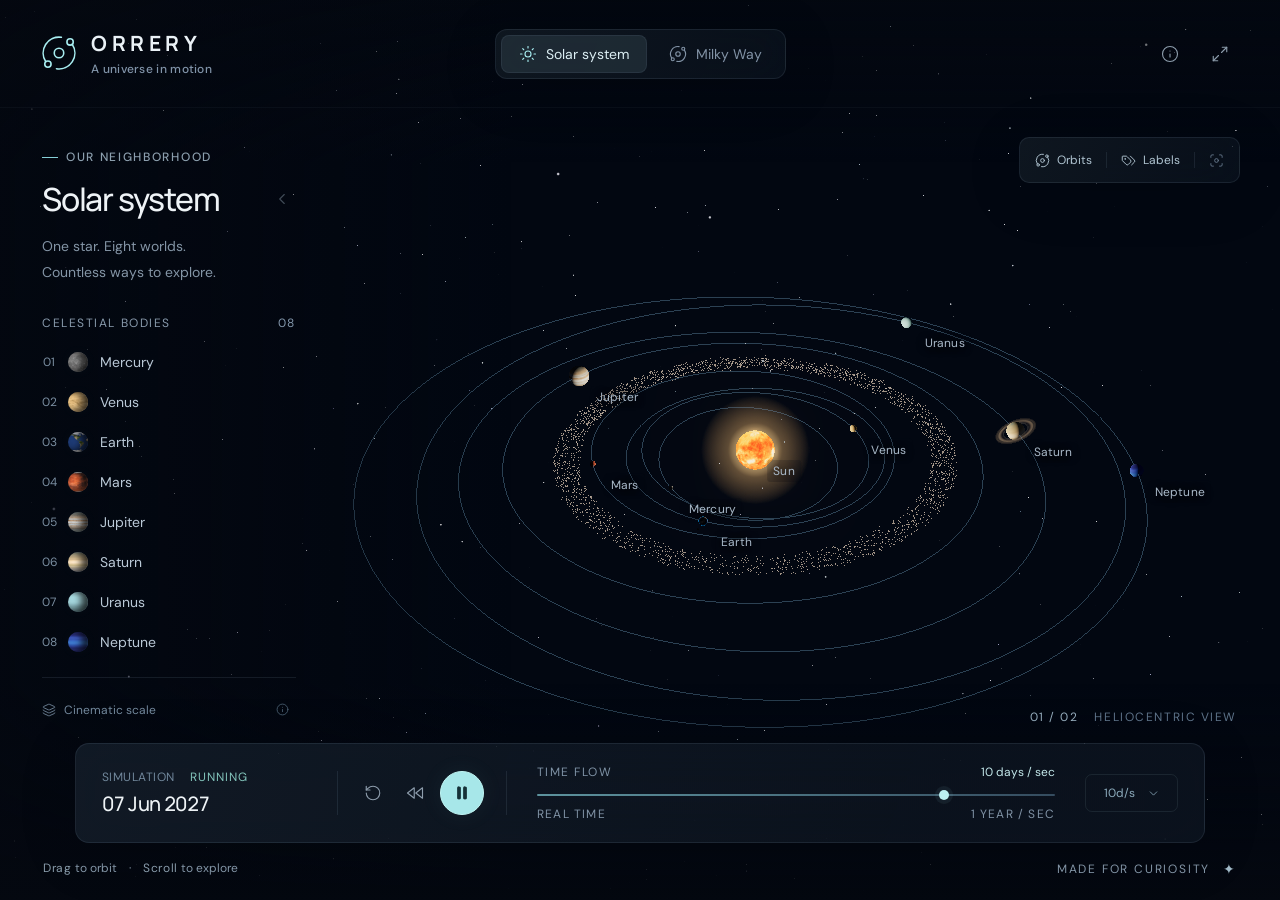
<file: universe/index.html>
<!doctype html>
<html lang="en"><head><meta charset="UTF-8"/><meta name="viewport" content="width=device-width, initial-scale=1.0"/><meta name="theme-color" content="#060b13"/><meta name="description" content="Explore our solar system and an illustrative Milky Way in an interactive 3D orrery. Follow the planets, trace their orbits, and take control of time."/><title>Orrery — A universe in motion</title><link rel="icon" href="./favicon.svg" type="image/svg+xml"/>  <script type="module" crossorigin src="./assets/index-SnwfKmz9.js"></script>
  <link rel="modulepreload" crossorigin href="./assets/three-BJRLCUeC.js">
  <link rel="stylesheet" crossorigin href="./assets/index-C4XP2Gr9.css">
</head><body><div id="app"></div></body></html>
</file>
<file: grok/styles.css>
:root {
  --bg: #05060a;
  --panel: rgba(12, 16, 28, 0.72);
  --panel-border: rgba(140, 170, 255, 0.14);
  --text: #e8eefc;
  --muted: #8b97b8;
  --accent: #6ea8ff;
  --accent-2: #a78bfa;
  --glow: rgba(110, 168, 255, 0.35);
  --radius: 16px;
  --font: "Outfit", system-ui, sans-serif;
  --mono: "IBM Plex Mono", ui-monospace, monospace;
}

* {
  box-sizing: border-box;
  margin: 0;
  padding: 0;
}

html, body {
  width: 100%;
  height: 100%;
  overflow: hidden;
  background: var(--bg);
  color: var(--text);
  font-family: var(--font);
  user-select: none;
}

#canvas-wrap {
  position: fixed;
  inset: 0;
  z-index: 0;
}

#canvas-wrap canvas {
  display: block;
  width: 100%;
  height: 100%;
}

/* Glass panels */
.panel {
  background: var(--panel);
  border: 1px solid var(--panel-border);
  backdrop-filter: blur(18px) saturate(1.3);
  -webkit-backdrop-filter: blur(18px) saturate(1.3);
  border-radius: var(--radius);
  box-shadow:
    0 8px 32px rgba(0, 0, 0, 0.45),
    inset 0 1px 0 rgba(255, 255, 255, 0.04);
}

/* Top HUD */
.hud-top {
  position: fixed;
  top: 20px;
  left: 20px;
  right: 20px;
  z-index: 10;
  display: flex;
  align-items: flex-start;
  justify-content: space-between;
  gap: 16px;
  pointer-events: none;
}

.brand {
  display: flex;
  align-items: center;
  gap: 14px;
  pointer-events: auto;
}

.brand-mark {
  width: 42px;
  height: 42px;
  border-radius: 12px;
  background:
    radial-gradient(circle at 35% 30%, #fff7c2 0%, #ffb347 35%, #ff6b1a 60%, #7a1a00 100%);
  box-shadow: 0 0 24px rgba(255, 160, 40, 0.55), 0 0 48px rgba(255, 100, 20, 0.25);
}

.brand h1 {
  font-size: 1.35rem;
  font-weight: 600;
  letter-spacing: -0.02em;
  line-height: 1.1;
}

.brand p {
  font-size: 0.78rem;
  color: var(--muted);
  margin-top: 2px;
  font-weight: 400;
}

.top-stats {
  display: flex;
  gap: 10px;
  pointer-events: auto;
}

.stat {
  min-width: 110px;
  padding: 10px 14px;
  background: var(--panel);
  border: 1px solid var(--panel-border);
  border-radius: 12px;
  backdrop-filter: blur(14px);
}

.stat-label {
  display: block;
  font-size: 0.68rem;
  text-transform: uppercase;
  letter-spacing: 0.08em;
  color: var(--muted);
  margin-bottom: 4px;
}

.stat-value {
  font-family: var(--mono);
  font-size: 0.95rem;
  font-weight: 500;
  color: var(--text);
}

/* Side panel */
.hud-side {
  position: fixed;
  top: 100px;
  left: 20px;
  z-index: 10;
  width: 200px;
}

.panel-title {
  padding: 14px 16px 8px;
  font-size: 0.7rem;
  text-transform: uppercase;
  letter-spacing: 0.1em;
  color: var(--muted);
  font-weight: 500;
}

.body-list {
  list-style: none;
  padding: 4px 8px 10px;
  max-height: min(52vh, 420px);
  overflow-y: auto;
}

.body-list::-webkit-scrollbar {
  width: 4px;
}
.body-list::-webkit-scrollbar-thumb {
  background: rgba(140, 170, 255, 0.25);
  border-radius: 4px;
}

.body-list li {
  display: flex;
  align-items: center;
  gap: 10px;
  padding: 8px 10px;
  border-radius: 10px;
  cursor: pointer;
  transition: background 0.15s, transform 0.15s;
  font-size: 0.9rem;
  font-weight: 450;
}

.body-list li:hover {
  background: rgba(110, 168, 255, 0.1);
}

.body-list li.active {
  background: rgba(110, 168, 255, 0.18);
  box-shadow: inset 0 0 0 1px rgba(110, 168, 255, 0.3);
}

.dot {
  width: 10px;
  height: 10px;
  border-radius: 50%;
  flex-shrink: 0;
  box-shadow: 0 0 8px currentColor;
}

/* Bottom controls */
.hud-bottom {
  position: fixed;
  bottom: 20px;
  left: 50%;
  transform: translateX(-50%);
  z-index: 10;
  width: min(820px, calc(100% - 40px));
  display: flex;
  flex-direction: column;
  align-items: center;
  gap: 10px;
  max-height: min(48vh, 420px);
  overflow-y: auto;
  padding-bottom: 4px;
}

.controls {
  width: 100%;
  padding: 16px 20px;
  display: grid;
  grid-template-columns: 1.5fr 1fr auto;
  gap: 20px;
  align-items: end;
}

.control-stack {
  display: flex;
  flex-direction: column;
  gap: 14px;
}

.control-group label {
  display: flex;
  align-items: baseline;
  justify-content: space-between;
  gap: 8px;
  font-size: 0.7rem;
  text-transform: uppercase;
  letter-spacing: 0.08em;
  color: var(--muted);
  margin-bottom: 8px;
}

.inline-val {
  font-family: var(--mono);
  font-size: 0.78rem;
  letter-spacing: 0;
  text-transform: none;
  color: var(--text);
}

#brightness {
  background: linear-gradient(90deg, #1a1c28, #f0d080 55%, #fff4c8);
}

input[type="range"] {
  -webkit-appearance: none;
  appearance: none;
  width: 100%;
  height: 6px;
  border-radius: 99px;
  background: linear-gradient(90deg, #2a3350, var(--accent));
  outline: none;
  cursor: pointer;
}

input[type="range"]::-webkit-slider-thumb {
  -webkit-appearance: none;
  width: 16px;
  height: 16px;
  border-radius: 50%;
  background: #fff;
  box-shadow: 0 0 0 3px var(--glow), 0 2px 8px rgba(0, 0, 0, 0.4);
  cursor: grab;
}

.speed-presets {
  display: flex;
  flex-wrap: wrap;
  gap: 6px;
  margin-top: 10px;
}

.speed-presets button {
  font-family: var(--mono);
  font-size: 0.72rem;
  padding: 5px 9px;
  border-radius: 8px;
  border: 1px solid var(--panel-border);
  background: rgba(255, 255, 255, 0.04);
  color: var(--muted);
  cursor: pointer;
  transition: all 0.15s;
}

.speed-presets button:hover {
  color: var(--text);
  border-color: rgba(110, 168, 255, 0.4);
  background: rgba(110, 168, 255, 0.12);
}

.toggles {
  display: flex;
  flex-direction: column;
  gap: 8px;
}

.toggle {
  display: flex !important;
  align-items: center;
  gap: 10px;
  cursor: pointer;
  font-size: 0.88rem !important;
  text-transform: none !important;
  letter-spacing: 0 !important;
  color: var(--text) !important;
  margin: 0 !important;
}

.toggle input {
  appearance: none;
  width: 36px;
  height: 20px;
  border-radius: 99px;
  background: #1c2438;
  border: 1px solid var(--panel-border);
  position: relative;
  cursor: pointer;
  transition: background 0.2s;
  flex-shrink: 0;
}

.toggle input::after {
  content: "";
  position: absolute;
  top: 2px;
  left: 2px;
  width: 14px;
  height: 14px;
  border-radius: 50%;
  background: #7a849e;
  transition: transform 0.2s, background 0.2s;
}

.toggle input:checked {
  background: rgba(110, 168, 255, 0.35);
  border-color: rgba(110, 168, 255, 0.5);
}

.toggle input:checked::after {
  transform: translateX(16px);
  background: var(--accent);
}

.actions {
  display: flex;
  flex-direction: column;
  gap: 8px;
}

.btn {
  font-family: var(--font);
  font-size: 0.85rem;
  font-weight: 500;
  padding: 10px 16px;
  border-radius: 10px;
  border: 1px solid var(--panel-border);
  background: rgba(255, 255, 255, 0.04);
  color: var(--text);
  cursor: pointer;
  white-space: nowrap;
  transition: all 0.15s;
}

.btn:hover {
  background: rgba(255, 255, 255, 0.08);
  border-color: rgba(140, 170, 255, 0.3);
}

.btn.primary {
  background: linear-gradient(135deg, rgba(110, 168, 255, 0.35), rgba(167, 139, 250, 0.3));
  border-color: rgba(110, 168, 255, 0.45);
}

.btn.primary:hover {
  background: linear-gradient(135deg, rgba(110, 168, 255, 0.5), rgba(167, 139, 250, 0.4));
}

.hint {
  font-size: 0.72rem;
  color: var(--muted);
  letter-spacing: 0.02em;
}

/* Black hole panel */
.bh-panel {
  width: 100%;
  padding: 12px 16px 14px;
  margin-top: 2px;
  border-color: rgba(255, 100, 40, 0.22);
  background: rgba(18, 10, 12, 0.75);
}

.bh-header {
  display: flex;
  align-items: center;
  gap: 12px;
  margin-bottom: 10px;
}

.bh-icon {
  width: 28px;
  height: 28px;
  border-radius: 50%;
  background: radial-gradient(circle at 40% 35%, #331100 0%, #000 55%, #000 100%);
  box-shadow:
    0 0 0 2px rgba(255, 180, 80, 0.5),
    0 0 16px rgba(255, 80, 20, 0.55);
  flex-shrink: 0;
}

.bh-status {
  font-size: 0.78rem;
  color: #c4a090;
  margin-top: 2px;
  font-family: var(--mono);
}

.bh-controls {
  display: grid;
  grid-template-columns: 1fr auto;
  gap: 14px;
  align-items: end;
}

.bh-mass-group {
  min-width: 0;
}

#bh-mass {
  background: linear-gradient(90deg, #2a1520, #ff6b20 70%, #ffd080);
}

.bh-buttons {
  display: flex;
  flex-wrap: wrap;
  gap: 6px;
  justify-content: flex-end;
}

.btn.danger {
  background: linear-gradient(135deg, rgba(180, 40, 20, 0.45), rgba(120, 20, 40, 0.4));
  border-color: rgba(255, 100, 60, 0.45);
  color: #ffd8c8;
}

.btn.danger:hover {
  background: linear-gradient(135deg, rgba(220, 60, 30, 0.6), rgba(160, 30, 50, 0.5));
}

.btn.danger-active {
  box-shadow: 0 0 0 1px rgba(255, 120, 60, 0.6), 0 0 16px rgba(255, 80, 20, 0.35);
  animation: pulse-danger 1.2s ease-in-out infinite;
}

.btn:disabled {
  opacity: 0.4;
  cursor: not-allowed;
}

/* ---------------------------------------------------------------------------
   Debug log panel
--------------------------------------------------------------------------- */
.log-toggle-btn {
  cursor: pointer;
  font: inherit;
  color: inherit;
  text-align: left;
  min-width: 72px;
  transition: border-color 0.15s, box-shadow 0.15s;
}

.log-toggle-btn:hover,
.log-toggle-btn.active {
  border-color: rgba(110, 168, 255, 0.45);
  box-shadow: 0 0 0 1px rgba(110, 168, 255, 0.25);
}

.log-toggle-btn.active .stat-value {
  color: var(--accent);
}

.log-panel {
  position: fixed;
  top: 88px;
  right: 20px;
  z-index: 40;
  width: min(460px, calc(100vw - 40px));
  height: min(52vh, 420px);
  display: flex;
  flex-direction: column;
  background: rgba(8, 10, 18, 0.92);
  border: 1px solid rgba(140, 170, 255, 0.2);
  border-radius: 14px;
  backdrop-filter: blur(16px);
  box-shadow: 0 12px 40px rgba(0, 0, 0, 0.55);
  overflow: hidden;
  opacity: 0;
  pointer-events: none;
  transform: translateY(-8px) scale(0.98);
  transition: opacity 0.18s, transform 0.18s;
}

.log-panel.open {
  opacity: 1;
  pointer-events: auto;
  transform: translateY(0) scale(1);
}

.log-panel-header {
  display: flex;
  align-items: center;
  justify-content: space-between;
  gap: 8px;
  padding: 10px 12px 8px;
  border-bottom: 1px solid rgba(140, 170, 255, 0.12);
}

.log-panel-title {
  display: flex;
  align-items: center;
  gap: 10px;
  flex-wrap: wrap;
  font-size: 0.9rem;
}

.log-panel-title strong {
  font-weight: 600;
  letter-spacing: -0.02em;
}

.log-fps,
.log-count {
  font-family: var(--mono);
  font-size: 0.68rem;
  color: var(--muted);
  padding: 2px 7px;
  border-radius: 6px;
  background: rgba(255, 255, 255, 0.04);
  border: 1px solid rgba(140, 170, 255, 0.1);
}

.log-icon-btn {
  width: 28px;
  height: 28px;
  border-radius: 8px;
  border: 1px solid var(--panel-border);
  background: transparent;
  color: var(--muted);
  font-size: 1.1rem;
  line-height: 1;
  cursor: pointer;
}

.log-icon-btn:hover {
  color: var(--text);
  background: rgba(255, 255, 255, 0.06);
}

.log-toolbar {
  display: flex;
  flex-wrap: wrap;
  gap: 6px;
  padding: 8px 10px;
  border-bottom: 1px solid rgba(140, 170, 255, 0.1);
  align-items: center;
}

.log-toolbar select,
.log-toolbar input[type="search"] {
  font-family: var(--mono);
  font-size: 0.72rem;
  color: var(--text);
  background: rgba(255, 255, 255, 0.05);
  border: 1px solid var(--panel-border);
  border-radius: 7px;
  padding: 5px 8px;
  outline: none;
}

.log-toolbar select {
  cursor: pointer;
}

.log-toolbar input[type="search"] {
  flex: 1;
  min-width: 90px;
}

.log-check {
  display: flex;
  align-items: center;
  gap: 4px;
  font-size: 0.7rem;
  color: var(--muted);
  cursor: pointer;
  user-select: none;
}

.log-check input {
  accent-color: var(--accent);
}

.log-tool-btn {
  font-family: var(--mono);
  font-size: 0.68rem;
  padding: 5px 8px;
  border-radius: 7px;
  border: 1px solid var(--panel-border);
  background: rgba(255, 255, 255, 0.04);
  color: var(--muted);
  cursor: pointer;
}

.log-tool-btn:hover {
  color: var(--text);
  border-color: rgba(110, 168, 255, 0.35);
}

.log-tool-btn.active {
  color: #ffc080;
  border-color: rgba(255, 140, 60, 0.45);
  background: rgba(255, 100, 40, 0.12);
}

.log-list {
  flex: 1;
  overflow-y: auto;
  padding: 6px 0;
  font-family: var(--mono);
  font-size: 0.7rem;
  line-height: 1.45;
}

.log-list::-webkit-scrollbar {
  width: 5px;
}
.log-list::-webkit-scrollbar-thumb {
  background: rgba(140, 170, 255, 0.25);
  border-radius: 4px;
}

.log-row {
  display: grid;
  grid-template-columns: auto auto 1fr;
  gap: 0 8px;
  padding: 3px 12px;
  border-left: 2px solid transparent;
  align-items: baseline;
}

.log-row:hover {
  background: rgba(255, 255, 255, 0.03);
}

.log-meta {
  color: #5a6478;
  white-space: nowrap;
}

.log-tag {
  color: #7a9fd4;
  font-weight: 500;
}

.log-msg {
  color: #c8d0e0;
  word-break: break-word;
  grid-column: 3;
}

.log-data {
  grid-column: 1 / -1;
  color: #6a7388;
  padding-left: 4px;
  word-break: break-all;
  opacity: 0.9;
}

.log-row.log-debug .log-msg { color: #8b95a8; }
.log-row.log-info {
  border-left-color: rgba(110, 168, 255, 0.45);
}
.log-row.log-warn {
  border-left-color: rgba(255, 180, 60, 0.7);
}
.log-row.log-warn .log-msg { color: #ffd080; }
.log-row.log-error {
  border-left-color: rgba(255, 80, 80, 0.85);
  background: rgba(80, 20, 20, 0.15);
}
.log-row.log-error .log-msg { color: #ffb0b0; }

.log-footer {
  padding: 6px 12px 8px;
  font-size: 0.65rem;
  color: #5a6478;
  border-top: 1px solid rgba(140, 170, 255, 0.1);
  font-family: var(--mono);
}

.log-footer kbd {
  background: rgba(255, 255, 255, 0.06);
  border: 1px solid rgba(140, 170, 255, 0.15);
  border-radius: 4px;
  padding: 0 4px;
  color: #8b97b8;
}

.log-footer code {
  color: #7a9fd4;
}

@media (max-width: 800px) {
  .log-panel {
    top: auto;
    bottom: 12px;
    left: 12px;
    right: 12px;
    width: auto;
    height: 40vh;
  }
  .detail-card {
    /* keep space when log open on small screens */
  }
}

@keyframes pulse-danger {
  0%, 100% { box-shadow: 0 0 0 1px rgba(255, 120, 60, 0.4); }
  50% { box-shadow: 0 0 0 2px rgba(255, 140, 60, 0.7), 0 0 18px rgba(255, 80, 20, 0.4); }
}

@media (max-width: 800px) {
  .bh-controls {
    grid-template-columns: 1fr;
  }
  .bh-buttons {
    justify-content: stretch;
  }
  .bh-buttons .btn {
    flex: 1;
  }
}

/* Detail card */
.detail-card {
  position: fixed;
  top: 100px;
  right: 20px;
  z-index: 10;
  width: 260px;
  display: flex;
  gap: 14px;
  padding: 16px;
  background: var(--panel);
  border: 1px solid var(--panel-border);
  border-radius: var(--radius);
  backdrop-filter: blur(18px);
  box-shadow: 0 8px 32px rgba(0, 0, 0, 0.45);
  transition: opacity 0.25s, transform 0.25s;
}

.detail-swatch {
  width: 48px;
  height: 48px;
  border-radius: 50%;
  flex-shrink: 0;
  box-shadow: 0 0 20px rgba(255, 200, 80, 0.4);
}

.detail-body h2 {
  font-size: 1.15rem;
  font-weight: 600;
  letter-spacing: -0.02em;
}

.detail-body > p {
  font-size: 0.78rem;
  color: var(--muted);
  margin: 4px 0 10px;
  line-height: 1.4;
}

.detail-body dl {
  display: grid;
  grid-template-columns: auto 1fr;
  gap: 4px 12px;
  font-size: 0.78rem;
}

.detail-body dt {
  color: var(--muted);
  font-family: var(--mono);
  font-size: 0.7rem;
}

.detail-body dd {
  font-family: var(--mono);
  font-size: 0.75rem;
  text-align: right;
}

/* Responsive */
@media (max-width: 800px) {
  .hud-side {
    display: none;
  }

  .detail-card {
    display: none;
  }

  .controls {
    grid-template-columns: 1fr;
    gap: 14px;
  }

  .top-stats .stat:last-child {
    display: none;
  }

  .actions {
    flex-direction: row;
  }

  .btn {
    flex: 1;
  }
}
</file>
<file: solar-system/fonts/fonts.css>
/* cyrillic-ext */
@font-face {
  font-family: 'Inter';
  font-style: normal;
  font-weight: 400;
  font-display: swap;
  src: url(webfonts/ec84a3760fbd.woff2) format('woff2');
  unicode-range: U+0460-052F, U+1C80-1C8A, U+20B4, U+2DE0-2DFF, U+A640-A69F, U+FE2E-FE2F;
}
/* cyrillic */
@font-face {
  font-family: 'Inter';
  font-style: normal;
  font-weight: 400;
  font-display: swap;
  src: url(webfonts/4ee8fc9834b2.woff2) format('woff2');
  unicode-range: U+0301, U+0400-045F, U+0490-0491, U+04B0-04B1, U+2116;
}
/* greek-ext */
@font-face {
  font-family: 'Inter';
  font-style: normal;
  font-weight: 400;
  font-display: swap;
  src: url(webfonts/f55b8d3974cf.woff2) format('woff2');
  unicode-range: U+1F00-1FFF;
}
/* greek */
@font-face {
  font-family: 'Inter';
  font-style: normal;
  font-weight: 400;
  font-display: swap;
  src: url(webfonts/eef1e4977282.woff2) format('woff2');
  unicode-range: U+0370-0377, U+037A-037F, U+0384-038A, U+038C, U+038E-03A1, U+03A3-03FF;
}
/* vietnamese */
@font-face {
  font-family: 'Inter';
  font-style: normal;
  font-weight: 400;
  font-display: swap;
  src: url(webfonts/983e90946228.woff2) format('woff2');
  unicode-range: U+0102-0103, U+0110-0111, U+0128-0129, U+0168-0169, U+01A0-01A1, U+01AF-01B0, U+0300-0301, U+0303-0304, U+0308-0309, U+0323, U+0329, U+1EA0-1EF9, U+20AB;
}
/* latin-ext */
@font-face {
  font-family: 'Inter';
  font-style: normal;
  font-weight: 400;
  font-display: swap;
  src: url(webfonts/395290514d97.woff2) format('woff2');
  unicode-range: U+0100-02BA, U+02BD-02C5, U+02C7-02CC, U+02CE-02D7, U+02DD-02FF, U+0304, U+0308, U+0329, U+1D00-1DBF, U+1E00-1E9F, U+1EF2-1EFF, U+2020, U+20A0-20AB, U+20AD-20C0, U+2113, U+2C60-2C7F, U+A720-A7FF;
}
/* latin */
@font-face {
  font-family: 'Inter';
  font-style: normal;
  font-weight: 400;
  font-display: swap;
  src: url(webfonts/567244088c9c.woff2) format('woff2');
  unicode-range: U+0000-00FF, U+0131, U+0152-0153, U+02BB-02BC, U+02C6, U+02DA, U+02DC, U+0304, U+0308, U+0329, U+2000-206F, U+20AC, U+2122, U+2191, U+2193, U+2212, U+2215, U+FEFF, U+FFFD;
}
/* cyrillic-ext */
@font-face {
  font-family: 'Inter';
  font-style: normal;
  font-weight: 500;
  font-display: swap;
  src: url(webfonts/ec84a3760fbd.woff2) format('woff2');
  unicode-range: U+0460-052F, U+1C80-1C8A, U+20B4, U+2DE0-2DFF, U+A640-A69F, U+FE2E-FE2F;
}
/* cyrillic */
@font-face {
  font-family: 'Inter';
  font-style: normal;
  font-weight: 500;
  font-display: swap;
  src: url(webfonts/4ee8fc9834b2.woff2) format('woff2');
  unicode-range: U+0301, U+0400-045F, U+0490-0491, U+04B0-04B1, U+2116;
}
/* greek-ext */
@font-face {
  font-family: 'Inter';
  font-style: normal;
  font-weight: 500;
  font-display: swap;
  src: url(webfonts/f55b8d3974cf.woff2) format('woff2');
  unicode-range: U+1F00-1FFF;
}
/* greek */
@font-face {
  font-family: 'Inter';
  font-style: normal;
  font-weight: 500;
  font-display: swap;
  src: url(webfonts/eef1e4977282.woff2) format('woff2');
  unicode-range: U+0370-0377, U+037A-037F, U+0384-038A, U+038C, U+038E-03A1, U+03A3-03FF;
}
/* vietnamese */
@font-face {
  font-family: 'Inter';
  font-style: normal;
  font-weight: 500;
  font-display: swap;
  src: url(webfonts/983e90946228.woff2) format('woff2');
  unicode-range: U+0102-0103, U+0110-0111, U+0128-0129, U+0168-0169, U+01A0-01A1, U+01AF-01B0, U+0300-0301, U+0303-0304, U+0308-0309, U+0323, U+0329, U+1EA0-1EF9, U+20AB;
}
/* latin-ext */
@font-face {
  font-family: 'Inter';
  font-style: normal;
  font-weight: 500;
  font-display: swap;
  src: url(webfonts/395290514d97.woff2) format('woff2');
  unicode-range: U+0100-02BA, U+02BD-02C5, U+02C7-02CC, U+02CE-02D7, U+02DD-02FF, U+0304, U+0308, U+0329, U+1D00-1DBF, U+1E00-1E9F, U+1EF2-1EFF, U+2020, U+20A0-20AB, U+20AD-20C0, U+2113, U+2C60-2C7F, U+A720-A7FF;
}
/* latin */
@font-face {
  font-family: 'Inter';
  font-style: normal;
  font-weight: 500;
  font-display: swap;
  src: url(webfonts/567244088c9c.woff2) format('woff2');
  unicode-range: U+0000-00FF, U+0131, U+0152-0153, U+02BB-02BC, U+02C6, U+02DA, U+02DC, U+0304, U+0308, U+0329, U+2000-206F, U+20AC, U+2122, U+2191, U+2193, U+2212, U+2215, U+FEFF, U+FFFD;
}
/* cyrillic-ext */
@font-face {
  font-family: 'Inter';
  font-style: normal;
  font-weight: 600;
  font-display: swap;
  src: url(webfonts/ec84a3760fbd.woff2) format('woff2');
  unicode-range: U+0460-052F, U+1C80-1C8A, U+20B4, U+2DE0-2DFF, U+A640-A69F, U+FE2E-FE2F;
}
/* cyrillic */
@font-face {
  font-family: 'Inter';
  font-style: normal;
  font-weight: 600;
  font-display: swap;
  src: url(webfonts/4ee8fc9834b2.woff2) format('woff2');
  unicode-range: U+0301, U+0400-045F, U+0490-0491, U+04B0-04B1, U+2116;
}
/* greek-ext */
@font-face {
  font-family: 'Inter';
  font-style: normal;
  font-weight: 600;
  font-display: swap;
  src: url(webfonts/f55b8d3974cf.woff2) format('woff2');
  unicode-range: U+1F00-1FFF;
}
/* greek */
@font-face {
  font-family: 'Inter';
  font-style: normal;
  font-weight: 600;
  font-display: swap;
  src: url(webfonts/eef1e4977282.woff2) format('woff2');
  unicode-range: U+0370-0377, U+037A-037F, U+0384-038A, U+038C, U+038E-03A1, U+03A3-03FF;
}
/* vietnamese */
@font-face {
  font-family: 'Inter';
  font-style: normal;
  font-weight: 600;
  font-display: swap;
  src: url(webfonts/983e90946228.woff2) format('woff2');
  unicode-range: U+0102-0103, U+0110-0111, U+0128-0129, U+0168-0169, U+01A0-01A1, U+01AF-01B0, U+0300-0301, U+0303-0304, U+0308-0309, U+0323, U+0329, U+1EA0-1EF9, U+20AB;
}
/* latin-ext */
@font-face {
  font-family: 'Inter';
  font-style: normal;
  font-weight: 600;
  font-display: swap;
  src: url(webfonts/395290514d97.woff2) format('woff2');
  unicode-range: U+0100-02BA, U+02BD-02C5, U+02C7-02CC, U+02CE-02D7, U+02DD-02FF, U+0304, U+0308, U+0329, U+1D00-1DBF, U+1E00-1E9F, U+1EF2-1EFF, U+2020, U+20A0-20AB, U+20AD-20C0, U+2113, U+2C60-2C7F, U+A720-A7FF;
}
/* latin */
@font-face {
  font-family: 'Inter';
  font-style: normal;
  font-weight: 600;
  font-display: swap;
  src: url(webfonts/567244088c9c.woff2) format('woff2');
  unicode-range: U+0000-00FF, U+0131, U+0152-0153, U+02BB-02BC, U+02C6, U+02DA, U+02DC, U+0304, U+0308, U+0329, U+2000-206F, U+20AC, U+2122, U+2191, U+2193, U+2212, U+2215, U+FEFF, U+FFFD;
}
/* cyrillic-ext */
@font-face {
  font-family: 'JetBrains Mono';
  font-style: normal;
  font-weight: 400;
  font-display: swap;
  src: url(webfonts/5f2afa725519.woff2) format('woff2');
  unicode-range: U+0460-052F, U+1C80-1C8A, U+20B4, U+2DE0-2DFF, U+A640-A69F, U+FE2E-FE2F;
}
/* cyrillic */
@font-face {
  font-family: 'JetBrains Mono';
  font-style: normal;
  font-weight: 400;
  font-display: swap;
  src: url(webfonts/df97e45518b0.woff2) format('woff2');
  unicode-range: U+0301, U+0400-045F, U+0490-0491, U+04B0-04B1, U+2116;
}
/* greek */
@font-face {
  font-family: 'JetBrains Mono';
  font-style: normal;
  font-weight: 400;
  font-display: swap;
  src: url(webfonts/ad4f6d0bec78.woff2) format('woff2');
  unicode-range: U+0370-0377, U+037A-037F, U+0384-038A, U+038C, U+038E-03A1, U+03A3-03FF;
}
/* vietnamese */
@font-face {
  font-family: 'JetBrains Mono';
  font-style: normal;
  font-weight: 400;
  font-display: swap;
  src: url(webfonts/e53a95a9ed9f.woff2) format('woff2');
  unicode-range: U+0102-0103, U+0110-0111, U+0128-0129, U+0168-0169, U+01A0-01A1, U+01AF-01B0, U+0300-0301, U+0303-0304, U+0308-0309, U+0323, U+0329, U+1EA0-1EF9, U+20AB;
}
/* latin-ext */
@font-face {
  font-family: 'JetBrains Mono';
  font-style: normal;
  font-weight: 400;
  font-display: swap;
  src: url(webfonts/35a329ec5282.woff2) format('woff2');
  unicode-range: U+0100-02BA, U+02BD-02C5, U+02C7-02CC, U+02CE-02D7, U+02DD-02FF, U+0304, U+0308, U+0329, U+1D00-1DBF, U+1E00-1E9F, U+1EF2-1EFF, U+2020, U+20A0-20AB, U+20AD-20C0, U+2113, U+2C60-2C7F, U+A720-A7FF;
}
/* latin */
@font-face {
  font-family: 'JetBrains Mono';
  font-style: normal;
  font-weight: 400;
  font-display: swap;
  src: url(webfonts/8d6c37cbd1c0.woff2) format('woff2');
  unicode-range: U+0000-00FF, U+0131, U+0152-0153, U+02BB-02BC, U+02C6, U+02DA, U+02DC, U+0304, U+0308, U+0329, U+2000-206F, U+20AC, U+2122, U+2191, U+2193, U+2212, U+2215, U+FEFF, U+FFFD;
}
</file>
<file: solar-system/css/hud.css>
:root {
  --bg: rgba(12, 14, 20, 0.62);
  --bg-strong: rgba(12, 14, 20, 0.82);
  --border: rgba(255, 255, 255, 0.09);
  --border-strong: rgba(255, 255, 255, 0.16);
  --text: #e9edf4;
  --muted: #8d95a6;
  --accent: #8fd3ff;
  --accent-dim: rgba(143, 211, 255, 0.16);
  --radius: 14px;
  --pad: 14px;
  --font: 'Inter', -apple-system, BlinkMacSystemFont, 'Segoe UI', Roboto, sans-serif;
  --mono: 'JetBrains Mono', ui-monospace, SFMono-Regular, Menlo, monospace;
  --shadow: 0 10px 30px rgba(0, 0, 0, 0.35), 0 1px 0 rgba(255, 255, 255, 0.04) inset;
}
* { box-sizing: border-box; }
html, body { margin: 0; height: 100%; overflow: hidden; background: #000; color: var(--text); font-family: var(--font); font-size: 14px; -webkit-font-smoothing: antialiased; }
#app { position: fixed; inset: 0; }
#c { position: absolute; inset: 0; width: 100%; height: 100%; display: block; }
#labels { position: absolute; inset: 0; pointer-events: none; overflow: hidden; z-index: 1; isolation: isolate; }

/* ---------- labels ---------- */
.label { display: inline-flex; align-items: center; gap: 6px; padding: 3px 8px 3px 5px; border-radius: 999px; background: rgba(8, 10, 16, 0.55); border: 1px solid var(--border); backdrop-filter: blur(6px); color: var(--text); font-size: 12px; letter-spacing: 0.01em; white-space: nowrap; cursor: pointer; transition: opacity 0.25s, background 0.15s, border-color 0.15s; user-select: none; }
.label:hover { background: rgba(20, 24, 34, 0.85); border-color: var(--border-strong); }
.label-dot { width: 7px; height: 7px; border-radius: 50%; box-shadow: 0 0 6px currentColor; }
.label-moon { font-size: 11px; padding: 2px 7px 2px 5px; color: #c9cfdb; }
.label-moon .label-dot { width: 5px; height: 5px; }
.label-sun { font-weight: 600; }

/* ---------- HUD frame ---------- */
#hud { position: absolute; inset: 0; pointer-events: none; transition: opacity 0.3s; z-index: 2; }
#hud.hidden { opacity: 0; pointer-events: none !important; }
#hud > * { pointer-events: auto; }
.panel { position: absolute; background: var(--bg); border: 1px solid var(--border); border-radius: var(--radius); backdrop-filter: blur(18px) saturate(140%); -webkit-backdrop-filter: blur(18px) saturate(140%); box-shadow: var(--shadow); }

/* top-left: brand + clock */
.top-left { top: 20px; left: 20px; padding: var(--pad) 18px; min-width: 260px; }
.brand { display: flex; align-items: center; gap: 9px; font-weight: 600; letter-spacing: 0.06em; text-transform: uppercase; font-size: 11px; color: var(--muted); margin-bottom: 8px; }
.brand svg { width: 16px; height: 16px; }
.date { font-size: 22px; font-weight: 600; letter-spacing: -0.01em; font-variant-numeric: tabular-nums; }
.time { font-family: var(--mono); font-size: 13px; color: var(--muted); margin-top: 2px; font-variant-numeric: tabular-nums; }
.meta { display: flex; align-items: center; gap: 8px; margin-top: 10px; font-size: 12px; color: var(--muted); font-variant-numeric: tabular-nums; }
.meta .sep { width: 3px; height: 3px; border-radius: 50%; background: var(--muted); opacity: 0.6; }
#rateLabel { color: var(--accent); font-weight: 500; }
#hud.paused #rateLabel::after { content: ' · paused'; color: var(--muted); font-weight: 400; }

/* top-right: toggles */
.top-right { top: 20px; right: 20px; padding: 6px; display: flex; gap: 4px; }
.chip { appearance: none; border: 1px solid transparent; background: transparent; color: var(--muted); font: inherit; font-size: 12px; font-weight: 500; padding: 7px 12px; border-radius: 9px; cursor: pointer; transition: all 0.15s; display: inline-flex; align-items: center; gap: 7px; }
.chip::before { content: ''; width: 6px; height: 6px; border-radius: 50%; background: currentColor; opacity: 0.35; transition: all 0.15s; }
.chip:hover { color: var(--text); background: rgba(255, 255, 255, 0.05); }
.chip.active { color: var(--text); background: var(--accent-dim); border-color: rgba(143, 211, 255, 0.25); }
.chip.active::before { background: var(--accent); opacity: 1; box-shadow: 0 0 8px var(--accent); }

/* right: bodies + info */
.right { top: 76px; right: 20px; bottom: 110px; width: 300px; display: flex; flex-direction: column; overflow: hidden; transition: transform 0.35s cubic-bezier(.2,.8,.2,1), opacity 0.3s; }
.right.collapsed { transform: translateX(calc(100% + 24px)); opacity: 0; }
.sidebar-toggle { position: absolute; top: 76px; right: 20px; width: 36px; height: 36px; border-radius: 10px; display: none; }
.right-head { display: flex; align-items: center; justify-content: space-between; padding: 12px var(--pad) 8px; font-size: 11px; text-transform: uppercase; letter-spacing: 0.08em; color: var(--muted); font-weight: 600; }
.list { display: grid; grid-template-columns: 1fr 1fr 1fr; gap: 4px; padding: 0 10px 10px; }
.body-btn { appearance: none; border: 1px solid transparent; background: rgba(255, 255, 255, 0.03); color: var(--text); font: inherit; font-size: 12px; padding: 8px 8px; border-radius: 9px; cursor: pointer; display: flex; align-items: center; gap: 7px; transition: all 0.15s; position: relative; }
.body-btn:hover { background: rgba(255, 255, 255, 0.07); }
.body-btn.active { background: var(--accent-dim); border-color: rgba(143, 211, 255, 0.25); }
.body-btn .dot { width: 8px; height: 8px; border-radius: 50%; flex: none; box-shadow: 0 0 6px currentColor; }
.body-btn kbd { display: none; }
.info { border-top: 1px solid var(--border); padding: var(--pad) 16px 16px; overflow: auto; flex: 1; scrollbar-width: thin; scrollbar-color: rgba(255,255,255,.15) transparent; }
.info-head { display: flex; justify-content: space-between; align-items: flex-start; gap: 8px; }
.info-type { font-size: 11px; text-transform: uppercase; letter-spacing: 0.08em; color: var(--accent); font-weight: 600; }
.info h2 { margin: 2px 0 0; font-size: 26px; font-weight: 600; letter-spacing: -0.02em; }
.icon-btn { appearance: none; border: 1px solid var(--border); background: transparent; color: var(--muted); width: 30px; height: 30px; border-radius: 8px; cursor: pointer; display: grid; place-items: center; flex: none; transition: all 0.15s; }
.icon-btn:hover { color: var(--text); background: rgba(255, 255, 255, 0.06); }
.icon-btn svg { width: 14px; height: 14px; fill: none; stroke: currentColor; stroke-width: 2; stroke-linecap: round; }
.blurb { color: #b9c0cd; font-size: 13px; line-height: 1.5; margin: 10px 0 12px; }
dl { margin: 0; display: flex; flex-direction: column; gap: 0; }
dl > div { display: flex; justify-content: space-between; align-items: baseline; gap: 12px; padding: 7px 0; border-top: 1px solid var(--border); font-size: 12.5px; }
dt { color: var(--muted); }
dd { margin: 0; text-align: right; font-variant-numeric: tabular-nums; }
dd sup { font-size: 9px; }
.muted { color: var(--muted); }
.moons { margin-top: 12px; display: flex; flex-wrap: wrap; gap: 6px; align-items: center; font-size: 12px; }
.moon-chip { appearance: none; border: 1px solid var(--border); background: rgba(255,255,255,.03); color: var(--text); font: inherit; font-size: 12px; padding: 4px 10px; border-radius: 999px; cursor: pointer; transition: all .15s; }
.moon-chip:hover { background: rgba(255,255,255,.08); border-color: var(--border-strong); }

/* bottom: transport */
.transport { bottom: 24px; left: 50%; transform: translateX(-50%); padding: 8px 10px; display: flex; align-items: center; gap: 8px; max-width: calc(100% - 40px); }
.tbtn { appearance: none; border: 1px solid transparent; background: transparent; color: var(--text); width: 38px; height: 38px; border-radius: 10px; cursor: pointer; display: grid; place-items: center; transition: all 0.15s; flex: none; }
.tbtn svg { width: 18px; height: 18px; fill: currentColor; }
.tbtn.stroke svg { fill: none; stroke: currentColor; stroke-width: 2; stroke-linecap: round; stroke-linejoin: round; }
.tbtn:hover { background: rgba(255, 255, 255, 0.07); }
.tbtn.primary { background: var(--text); color: #0b0d12; }
.tbtn.primary:hover { background: #fff; }
.tbtn.active { color: var(--accent); background: var(--accent-dim); }
.tbtn.text { width: auto; padding: 0 14px; font: inherit; font-size: 12.5px; font-weight: 500; border-color: var(--border); }
.divider { width: 1px; height: 24px; background: var(--border); margin: 0 4px; flex: none; }
.presets { display: flex; gap: 2px; }
.preset { appearance: none; border: 1px solid transparent; background: transparent; color: var(--muted); font: inherit; font-size: 12px; font-weight: 500; padding: 8px 10px; border-radius: 9px; cursor: pointer; transition: all 0.15s; white-space: nowrap; font-variant-numeric: tabular-nums; }
.preset:hover { color: var(--text); background: rgba(255, 255, 255, 0.05); }
.preset.active { color: var(--accent); background: var(--accent-dim); }
.slider-wrap { display: flex; align-items: center; gap: 8px; padding: 0 6px; }
input[type=range] { -webkit-appearance: none; appearance: none; width: 150px; height: 4px; background: linear-gradient(90deg, rgba(255,255,255,.12), rgba(255,255,255,.12)); border-radius: 999px; outline: none; }
input[type=range]::-webkit-slider-thumb { -webkit-appearance: none; width: 14px; height: 14px; border-radius: 50%; background: var(--accent); box-shadow: 0 0 0 3px rgba(143, 211, 255, 0.2); cursor: grab; transition: box-shadow .15s; }
input[type=range]::-webkit-slider-thumb:hover { box-shadow: 0 0 0 5px rgba(143, 211, 255, 0.28); }
input[type=range]::-moz-range-thumb { width: 14px; height: 14px; border: 0; border-radius: 50%; background: var(--accent); }

/* credits + help */
.credits { position: absolute; left: 20px; bottom: 20px; font-size: 11px; color: var(--muted); display: flex; gap: 10px; align-items: center; flex-wrap: wrap; max-width: 46vw; }
.credits a { color: var(--muted); text-decoration: none; border-bottom: 1px solid rgba(255,255,255,.15); }
.credits a:hover { color: var(--text); }
.credits kbd { font-family: var(--mono); font-size: 10px; padding: 1px 5px; border: 1px solid var(--border); border-radius: 5px; color: var(--text); }
.help { position: absolute; bottom: 24px; right: 20px; width: 36px; height: 36px; border-radius: 10px; }
.help-panel { position: absolute; bottom: 70px; right: 20px; padding: 14px 16px; width: 260px; font-size: 12.5px; line-height: 1.7; display: none; }
.help-panel.open { display: block; }
.help-panel kbd { font-family: var(--mono); font-size: 10.5px; padding: 1px 6px; border: 1px solid var(--border-strong); border-radius: 5px; background: rgba(255,255,255,.04); margin-right: 6px; min-width: 22px; display: inline-block; text-align: center; }
.help-panel div { display: flex; justify-content: space-between; }

/* loader */
#loader { position: fixed; inset: 0; background: #05060a; display: grid; place-items: center; z-index: 10; transition: opacity 0.8s; }
#loader.done { opacity: 0; pointer-events: none; }
.loader-inner { text-align: center; color: var(--muted); font-size: 12px; letter-spacing: 0.04em; }
.loader-inner .title { font-size: 20px; font-weight: 600; color: var(--text); letter-spacing: 0.2em; text-transform: uppercase; margin-bottom: 22px; }
.progress { width: 220px; height: 3px; background: rgba(255, 255, 255, 0.08); border-radius: 999px; overflow: hidden; margin: 0 auto 12px; }
#bar { height: 100%; width: 0; background: var(--accent); border-radius: 999px; transition: width 0.25s; box-shadow: 0 0 12px var(--accent); }

/* ---------- responsive ---------- */
@media (max-width: 900px) {
  .top-left { top: 12px; left: 12px; right: 60px; min-width: 0; padding: 12px 14px; }
  .date { font-size: 17px; }
  .top-right { top: 126px; left: 12px; right: auto; padding: 4px; gap: 2px; }
  .chip { padding: 6px 9px; font-size: 11.5px; }
  .sidebar-toggle { display: grid; top: 12px; right: 12px; }
  .right { top: auto; bottom: 132px; left: 12px; right: 12px; width: auto; max-height: 46vh; }
  .right.collapsed { transform: translateY(calc(100% + 140px)); opacity: 0; }
  .right-head { display: none; }
  .list { grid-template-columns: repeat(3, 1fr); padding-top: 10px; }
  .info h2 { font-size: 20px; }
  .blurb { margin: 6px 0 8px; }
  .transport { bottom: 12px; left: 12px; right: 12px; transform: none; max-width: none; flex-wrap: wrap; justify-content: center; gap: 6px; }
  .presets { order: 3; width: 100%; justify-content: flex-start; overflow-x: auto; scrollbar-width: none; }
  .presets::-webkit-scrollbar { display: none; }
  .slider-wrap { flex: 1; }
  input[type=range] { width: 100%; }
  .divider { display: none; }
  .credits, .help, .help-panel { display: none; }
}
</file>
<file: solaris/style.css>
/* ── Solaris HUD ─────────────────────────────────────────────
   Design language: dark glass panels, 16px radii, 1px hairline
   borders, small-caps micro labels with wide tracking, Inter UI
   + JetBrains Mono numerals, single accent (electric cyan) with
   a violet secondary. Panels float over the sim with heavy blur.
   ──────────────────────────────────────────────────────────── */

:root {
  --bg: #04050a;
  --panel: rgba(10, 13, 22, 0.62);
  --panel-solid: #0a0d16;
  --hair: rgba(148, 163, 184, 0.14);
  --hair-strong: rgba(148, 163, 184, 0.28);
  --text: #e6eaf2;
  --text-dim: #8b94a7;
  --text-faint: #5a6375;
  --accent: #4cc2ff;
  --accent-2: #a78bfa;
  --accent-glow: rgba(76, 194, 255, 0.25);
  --ok: #34d399;
  --radius: 16px;
  --font-ui: "Inter", system-ui, -apple-system, sans-serif;
  --font-mono: "JetBrains Mono", ui-monospace, "SF Mono", monospace;
  --ease: cubic-bezier(0.22, 1, 0.36, 1);
}

* { box-sizing: border-box; }

html, body {
  margin: 0;
  height: 100%;
  overflow: hidden;
  background: var(--bg);
  color: var(--text);
  font-family: var(--font-ui);
  font-size: 13px;
  -webkit-font-smoothing: antialiased;
}

#scene-wrap { position: fixed; inset: 0; }
#scene-wrap canvas { display: block; }

/* ── panel primitive ── */
.card {
  background: var(--panel);
  border: 1px solid var(--hair);
  border-radius: var(--radius);
  backdrop-filter: blur(22px) saturate(140%);
  -webkit-backdrop-filter: blur(22px) saturate(140%);
  box-shadow: 0 8px 32px rgba(0, 0, 0, 0.45), inset 0 1px 0 rgba(255, 255, 255, 0.05);
}

/* ── top bar ── */
.hud {
  position: fixed;
  top: 16px;
  left: 16px;
  right: 16px;
  display: flex;
  gap: 12px;
  z-index: 10;
  pointer-events: none;
}
.hud .card { pointer-events: auto; }

.brand {
  padding: 14px 18px;
  display: flex;
  flex-direction: column;
  gap: 10px;
  min-width: 264px;
}
.brand-row { display: flex; align-items: baseline; gap: 10px; }
.brand-title {
  font-weight: 700;
  font-size: 15px;
  letter-spacing: 0.34em;
  background: linear-gradient(120deg, #fff 20%, var(--accent) 90%);
  -webkit-background-clip: text;
  background-clip: text;
  color: transparent;
}
.brand-sub {
  font-size: 10px;
  letter-spacing: 0.08em;
  color: var(--text-faint);
  text-transform: uppercase;
}
.clock-label {
  font-size: 9.5px;
  font-weight: 600;
  letter-spacing: 0.22em;
  text-transform: uppercase;
  color: var(--text-faint);
}
.clock-value {
  font-family: var(--font-mono);
  font-size: 22px;
  font-weight: 500;
  letter-spacing: 0.02em;
  color: #fff;
  line-height: 1.15;
  margin-top: 2px;
}
.clock-rate {
  font-family: var(--font-mono);
  font-size: 10.5px;
  color: var(--accent);
  margin-top: 1px;
}

/* ── toggle cluster (top right) ── */
.toggles {
  margin-left: auto;
  padding: 12px 14px;
  display: flex;
  flex-direction: column;
  gap: 8px;
  max-width: 420px;
}
.toggles-label {
  font-size: 9.5px;
  font-weight: 600;
  letter-spacing: 0.22em;
  text-transform: uppercase;
  color: var(--text-faint);
}
.tgl-row { display: flex; gap: 6px; flex-wrap: wrap; }
.tgl {
  appearance: none;
  display: inline-flex;
  align-items: center;
  gap: 7px;
  padding: 7px 11px;
  border-radius: 10px;
  border: 1px solid var(--hair);
  background: rgba(255, 255, 255, 0.03);
  color: var(--text-dim);
  font: 500 11.5px var(--font-ui);
  letter-spacing: 0.02em;
  cursor: pointer;
  transition: all 0.18s var(--ease);
}
.tgl .dot {
  width: 7px; height: 7px;
  border-radius: 50%;
  background: var(--text-faint);
  transition: all 0.18s var(--ease);
}
.tgl:hover { border-color: var(--hair-strong); color: var(--text); }
.tgl.on {
  color: var(--text);
  border-color: rgba(76, 194, 255, 0.4);
  background: rgba(76, 194, 255, 0.08);
}
.tgl.on .dot { background: var(--accent); box-shadow: 0 0 8px var(--accent-glow), 0 0 2px var(--accent); }
.tgl.ghost { color: var(--text-dim); }
.tgl.ghost:hover { color: var(--text); }

/* ── hint bar ── */
.hint {
  position: fixed;
  top: 84px;
  left: 50%;
  transform: translateX(-50%);
  z-index: 9;
  font-size: 11px;
  letter-spacing: 0.04em;
  color: var(--text-faint);
  background: rgba(6, 8, 14, 0.55);
  border: 1px solid var(--hair);
  border-radius: 999px;
  padding: 7px 18px;
  backdrop-filter: blur(14px);
  transition: opacity 0.6s var(--ease);
  white-space: nowrap;
}
.hint span { color: var(--text-dim); font-weight: 600; }
.hint.gone { opacity: 0; pointer-events: none; }

/* ── time bar (bottom center) ── */
.timebar {
  position: fixed;
  bottom: 18px;
  left: 50%;
  transform: translateX(-50%);
  z-index: 10;
  display: flex;
  align-items: center;
  gap: 14px;
  padding: 12px 16px;
  max-width: min(720px, calc(100vw - 32px));
}
.play {
  appearance: none;
  width: 44px; height: 44px;
  border-radius: 50%;
  border: 1px solid rgba(76, 194, 255, 0.45);
  background: linear-gradient(180deg, rgba(76, 194, 255, 0.22), rgba(76, 194, 255, 0.06));
  color: #dff4ff;
  display: grid;
  place-items: center;
  cursor: pointer;
  transition: all 0.2s var(--ease);
  flex: none;
  box-shadow: 0 0 0 0 var(--accent-glow);
}
.play:hover { box-shadow: 0 0 24px var(--accent-glow); transform: scale(1.04); }
.play:active { transform: scale(0.97); }
.play.paused { border-color: rgba(251, 191, 36, 0.55); background: linear-gradient(180deg, rgba(251,191,36,0.22), rgba(251,191,36,0.06)); color: #ffe9b8; }

.speed-block { flex: 1; display: flex; flex-direction: column; gap: 8px; min-width: 0; }
.chips { display: flex; gap: 5px; }
.chip {
  appearance: none;
  flex: 1;
  min-width: 44px;
  padding: 5px 8px;
  border-radius: 8px;
  border: 1px solid var(--hair);
  background: transparent;
  color: var(--text-dim);
  font: 600 10.5px var(--font-mono);
  letter-spacing: 0.04em;
  cursor: pointer;
  transition: all 0.15s var(--ease);
}
.chip:hover { color: var(--text); border-color: var(--hair-strong); }
.chip.on {
  color: #04121a;
  background: linear-gradient(180deg, #6fd4ff, #38a8e8);
  border-color: transparent;
  box-shadow: 0 2px 10px var(--accent-glow);
}
.slider-row { display: flex; align-items: center; gap: 10px; }
.rate-readout {
  font-family: var(--font-mono);
  font-size: 10.5px;
  color: var(--text-dim);
  min-width: 64px;
  text-align: right;
}

input[type="range"] {
  -webkit-appearance: none;
  appearance: none;
  flex: 1;
  height: 4px;
  border-radius: 4px;
  background: linear-gradient(90deg, var(--accent) var(--fill, 50%), rgba(148,163,184,0.18) var(--fill, 50%));
  outline: none;
  cursor: pointer;
}
input[type="range"]::-webkit-slider-thumb {
  -webkit-appearance: none;
  width: 14px; height: 14px;
  border-radius: 50%;
  background: #eaf7ff;
  border: 2px solid var(--accent);
  box-shadow: 0 0 10px var(--accent-glow);
  transition: transform 0.15s var(--ease);
}
input[type="range"]::-webkit-slider-thumb:hover { transform: scale(1.15); }
input[type="range"]::-moz-range-thumb {
  width: 14px; height: 14px;
  border-radius: 50%;
  background: #eaf7ff;
  border: 2px solid var(--accent);
}

/* ── selection card (bottom left) ── */
.selection {
  position: fixed;
  left: 16px;
  bottom: 18px;
  z-index: 10;
  width: 300px;
  padding: 14px 16px;
  opacity: 0;
  transform: translateY(8px);
  transition: opacity 0.35s var(--ease), transform 0.35s var(--ease);
}
.selection.show { opacity: 1; transform: none; }
.sel-head { display: flex; justify-content: space-between; align-items: flex-start; margin-bottom: 10px; }
.sel-name {
  font-size: 17px;
  font-weight: 700;
  letter-spacing: 0.01em;
  background: linear-gradient(120deg, #fff, var(--accent-2));
  -webkit-background-clip: text;
  background-clip: text;
  color: transparent;
}
.sel-sub { font-size: 10px; letter-spacing: 0.14em; text-transform: uppercase; color: var(--text-faint); margin-top: 3px; }
.sel-close {
  appearance: none;
  width: 26px; height: 26px;
  border-radius: 8px;
  border: 1px solid var(--hair);
  background: transparent;
  color: var(--text-dim);
  font-size: 15px;
  line-height: 1;
  cursor: pointer;
  transition: all 0.15s var(--ease);
}
.sel-close:hover { color: var(--text); border-color: var(--hair-strong); }
.sel-grid {
  display: grid;
  grid-template-columns: 1fr 1fr;
  gap: 7px 14px;
}
.cell { display: flex; flex-direction: column; gap: 1px; min-width: 0; }
.cell-label {
  font-size: 9px;
  font-weight: 600;
  letter-spacing: 0.16em;
  text-transform: uppercase;
  color: var(--text-faint);
  white-space: nowrap;
}
.cell-val {
  font-family: var(--font-mono);
  font-size: 11.5px;
  color: var(--text);
  white-space: nowrap;
  overflow: hidden;
  text-overflow: ellipsis;
}
.sel-live {
  margin-top: 11px;
  padding-top: 10px;
  border-top: 1px solid var(--hair);
  display: flex;
  align-items: baseline;
  gap: 8px;
}
.sel-live-label { font-size: 9.5px; font-weight: 600; letter-spacing: 0.16em; text-transform: uppercase; color: var(--text-faint); }
.sel-live-val { font-family: var(--font-mono); font-size: 15px; color: var(--accent); }

/* ── body labels (in-scene) ── */
#labels {
  position: fixed;
  inset: 0;
  z-index: 5;
  pointer-events: none;
}
.body-label {
  position: absolute;
  transform: translate(8px, -50%);
  font-family: var(--font-mono);
  font-size: 10px;
  font-weight: 500;
  letter-spacing: 0.14em;
  text-transform: uppercase;
  color: rgba(226, 232, 240, 0.72);
  background: rgba(5, 7, 12, 0.42);
  border: 1px solid rgba(148, 163, 184, 0.12);
  border-left: 2px solid var(--accent);
  border-radius: 6px;
  padding: 2.5px 7px;
  white-space: nowrap;
  backdrop-filter: blur(4px);
  transition: opacity 0.25s;
}
.body-label.moon { font-size: 8.5px; letter-spacing: 0.1em; opacity: 0.6; border-left-color: var(--text-faint); }
.body-label.hidden { display: none; }

/* ── loader ── */
#loader {
  position: fixed;
  inset: 0;
  z-index: 50;
  display: grid;
  place-items: center;
  background: var(--bg);
  transition: opacity 0.7s var(--ease);
}
#loader.gone { opacity: 0; pointer-events: none; }
.loader-inner { display: flex; flex-direction: column; align-items: center; gap: 14px; }
.loader-ring {
  width: 44px; height: 44px;
  border-radius: 50%;
  border: 2px solid rgba(76, 194, 255, 0.15);
  border-top-color: var(--accent);
  animation: spin 0.9s linear infinite;
}
.loader-text { font-size: 11px; letter-spacing: 0.3em; text-transform: uppercase; color: var(--text-faint); }
@keyframes spin { to { transform: rotate(360deg); } }

/* ── responsive ── */
@media (max-width: 860px) {
  .hud { flex-direction: column; }
  .toggles { margin-left: 0; }
  .hint { display: none; }
  .selection { left: 12px; right: 12px; width: auto; bottom: 96px; }
  .timebar { left: 12px; right: 12px; transform: none; max-width: none; bottom: 12px; }
  .brand { min-width: 0; }
}
</file>
<file: universe/assets/index-C4XP2Gr9.css>
@font-face{font-family:DM Sans;font-style:normal;font-weight:400;font-display:swap;src:url(./dm-sans-400-CB7WfZ8W.ttf) format("truetype")}@font-face{font-family:DM Sans;font-style:normal;font-weight:500;font-display:swap;src:url(./dm-sans-500-DCQhiIS7.ttf) format("truetype")}@font-face{font-family:DM Sans;font-style:normal;font-weight:600;font-display:swap;src:url(./dm-sans-600-CYvJJk-g.ttf) format("truetype")}@font-face{font-family:DM Sans;font-style:normal;font-weight:700;font-display:swap;src:url(./dm-sans-700-BQ0abr9c.ttf) format("truetype")}@font-face{font-family:Manrope;font-style:normal;font-weight:400;font-display:swap;src:url(./manrope-400-BEIO-tX3.ttf) format("truetype")}@font-face{font-family:Manrope;font-style:normal;font-weight:500;font-display:swap;src:url(./manrope-500-C3q1kWH5.ttf) format("truetype")}@font-face{font-family:Manrope;font-style:normal;font-weight:600;font-display:swap;src:url(./manrope-600-DBphNC1-.ttf) format("truetype")}@font-face{font-family:Manrope;font-style:normal;font-weight:700;font-display:swap;src:url(./manrope-700-DbNN7f-K.ttf) format("truetype")}@font-face{font-family:Manrope;font-style:normal;font-weight:800;font-display:swap;src:url(./manrope-800-CNT0ON31.ttf) format("truetype")}:root{font-family:DM Sans,sans-serif;color:#eef3f6;background:#040810;font-synthesis:none;font-weight:400;color-scheme:dark;--muted:#7d8d9f;--accent:#a7edf0;--line:#a6bed81c}*{box-sizing:border-box}body{margin:0}button,a,input{-webkit-tap-highlight-color:transparent}button{font:inherit;color:inherit;cursor:pointer}button{border:0;background:none}button:disabled{opacity:.35;cursor:default}button:focus-visible,a:focus-visible,input:focus-visible{outline:2px solid var(--accent);outline-offset:5px}button:focus:not(:focus-visible){outline:none}button svg{pointer-events:none}svg{width:18px;height:18px;stroke-width:1.5;flex-shrink:0}[hidden]{display:none!important}.observatory{height:100svh;min-height:620px;position:relative;overflow:hidden}#cosmos,#labels,.vignette{position:absolute;inset:0}#cosmos canvas{display:block;touch-action:none}.vignette{pointer-events:none;background:linear-gradient(90deg,#040810ba,transparent 40%),linear-gradient(0deg,#040810 0%,transparent 24%,transparent 82%,#040810a8 100%)}#labels{pointer-events:none;overflow:hidden}.body-label{position:absolute;top:0;left:0;pointer-events:auto;color:#a9b9c9;font-size:12px;letter-spacing:.015em;padding:3px 6px;text-shadow:0 1px 9px #000;background:#070c1433;border-radius:3px;transition:color .2s}.body-label:hover,.body-label.selected{color:#c4faff;background:#12303b90}.body-label.selected:before{content:"";display:inline-block;width:4px;height:4px;background:var(--accent);border-radius:50%;margin-right:6px}.topbar{position:absolute;top:0;left:0;right:0;height:108px;padding:0 40px;display:flex;align-items:center;justify-content:space-between;gap:20px;border-bottom:1px solid #a6bed80a}.brand{display:flex;align-items:center;gap:13px;color:#eaf1f6;text-decoration:none;min-width:240px}.brand>svg{width:38px;height:38px;color:var(--accent);stroke-width:1}.brand>span{font-family:Manrope,sans-serif;font-size:21px;font-weight:700;letter-spacing:.22em;line-height:1.3}.brand small{font-family:DM Sans,sans-serif;display:block;font-size:12px;font-weight:500;letter-spacing:.18em;color:#8194a9;margin-top:5px}.glass{border:1px solid var(--line);background:linear-gradient(115deg,#17212a9c,#0d16228f);box-shadow:0 10px 60px #0002;backdrop-filter:blur(22px)}.view-switch{display:flex;padding:5px;border-radius:12px;gap:4px}.view-switch button{display:flex;align-items:center;gap:9px;font-size:14px;border-radius:8px;padding:10px 18px;color:#8293a6;transition:background .2s,color .2s}.view-switch button.active{background:#28374299;color:#dceff4;box-shadow:inset 0 0 0 1px #c5e5f412}.view-switch button:hover{color:#e1f3f8}.view-switch button.active svg{color:#a7edf0}.top-actions{display:flex;gap:10px;min-width:240px;justify-content:flex-end}.icon-button{width:40px;height:40px;display:inline-flex;align-items:center;justify-content:center;color:#8d9dac;border-radius:8px;transition:background .2s,color .2s}.icon-button:hover{background:#96c4d515;color:#ecfaff}.icon-button.active{color:var(--accent);background:#96c4d511}.explorer{position:absolute;top:148px;left:42px;width:258px;max-height:calc(100% - 322px);overflow-y:auto;scrollbar-width:thin;scrollbar-color:#253141 transparent;padding:0 4px 4px 0}.eyebrow{font-size:12px;letter-spacing:.14em;font-weight:500;color:#8c9fae;display:flex;align-items:center;gap:8px;line-height:1.5}.tiny-line{width:16px;height:1px;background:#86cfd7}.heading-row{display:flex;align-items:center;justify-content:space-between;margin-top:14px}.heading-row h1{font-family:Manrope,sans-serif;font-size:32px;letter-spacing:-1.2px;line-height:1.2;font-weight:500;margin:0;white-space:nowrap}.heading-row button{width:28px;height:32px;opacity:.45}.intro{font-size:14px;line-height:1.8;color:#8495a6;margin:16px 0 30px;max-width:235px}.list-heading{display:flex;justify-content:space-between;color:#899bad;font-size:12px;letter-spacing:.13em;margin:0 0 12px}.list-heading>span:last-child{font-variant-numeric:tabular-nums;color:#8498ad}.planet-list{display:flex;flex-direction:column;gap:2px}.planet-item{display:flex;align-items:center;gap:12px;padding:12px 8px 12px 0;width:100%;border-radius:7px;transition:background .2s,transform .2s}.planet-item:hover,.planet-item.selected{background:#7899b110;transform:translate(3px)}.planet-number{font-size:12px;font-variant-numeric:tabular-nums;color:#7b8fa2;width:14px}.planet-thumb{height:20px;width:20px;flex-shrink:0;border-radius:50%;background-size:cover;background-color:var(--planet-color);box-shadow:inset -6px -1px 7px #000b,0 0 14px #b2d9eb09}.planet-name{font-size:14px;color:#bac9d7}.planet-item.selected .planet-name{color:#b9f0f2}.planet-kind{font-size:12px;color:#8395a6;margin-left:auto;white-space:nowrap}.planet-item>svg{width:13px;height:13px;color:#657d8e;opacity:0}.planet-item:hover>svg,.planet-item.selected>svg{opacity:1}.scale-note{display:flex;align-items:center;gap:8px;border-top:1px solid var(--line);padding-top:18px;margin-top:23px;color:#73899d;font-size:12px}.scale-note>svg{width:14px;height:14px}.scale-note button{padding:0;display:flex;color:#4f6578;margin-left:auto}.scale-note button svg{width:13px;height:13px}.explorer.collapsed #explorer-content,.explorer.collapsed .scale-note{display:none}.explorer.collapsed .heading-row button{transform:rotate(180deg)}.view-tools{position:absolute;right:40px;top:137px;display:flex;align-items:center;gap:5px;padding:6px;border-radius:10px}.view-tools button{display:flex;align-items:center;justify-content:center;gap:7px;color:#65788b;font-size:12px;min-height:32px;padding:0 9px;border-radius:5px}.view-tools button.active{color:#b0c5d2}.view-tools button:hover{background:#afcfe510}.view-tools svg{width:15px;height:15px}.divider{width:1px;height:16px;background:var(--line)}.scene-coordinate{position:absolute;right:43px;bottom:175px;display:flex;align-items:center;gap:16px;font-size:12px;letter-spacing:.13em;color:#5e748a}.scene-coordinate span:first-child{font-variant-numeric:tabular-nums;color:#97afbf}.time-dock{position:absolute;bottom:57px;left:50%;transform:translate(-50%);width:calc(100% - 84px);max-width:1130px;min-height:98px;border-radius:14px;display:flex;align-items:center;padding:20px 26px;gap:30px;background:linear-gradient(110deg,#182330a8,#111a2699 75%)}.date-block{min-width:200px;display:grid;grid-template-columns:auto auto;column-gap:10px;row-gap:5px}.micro-label{font-size:12px;letter-spacing:.12em;color:#71879b;grid-column:1/-1;display:flex;align-items:center;gap:15px}.micro-label #time-status{font-size:12px;color:#83c5bc;letter-spacing:.08em}.micro-label #time-status.paused{color:#c2a27b}#date{font-family:Manrope,sans-serif;font-size:20px;font-weight:500;letter-spacing:-.6px;font-variant-numeric:tabular-nums}#clock-time{font-size:12px;font-variant-numeric:tabular-nums;color:#6c8297;align-self:end;padding-bottom:3px;white-space:nowrap}.transport{display:flex;align-items:center;gap:8px;border-left:1px solid var(--line);border-right:1px solid var(--line);padding:0 22px 0 18px}.transport>.icon-button{width:34px;height:36px}.play-button{background:#a7e7e9;border:1px solid #c0f6f4;border-radius:50%;width:44px;height:44px;display:flex;align-items:center;justify-content:center;color:#163137;box-shadow:0 0 24px #8cdfe710;transition:background .2s,transform .2s}.play-button:hover{background:#d4fbf7;transform:scale(1.04)}.play-button svg{width:18px;height:18px;fill:currentColor;stroke-width:1}.speed-block{flex:1;min-width:120px}.speed-heading{display:flex;align-items:center;justify-content:space-between;gap:15px;margin-bottom:8px}.speed-heading label{font-size:12px;letter-spacing:.12em;color:#7f93a6}.speed-heading output{font-size:12px;color:#c2e7e9;font-variant-numeric:tabular-nums}input[type=range]{display:block;appearance:none;width:100%;height:14px;margin:0;background:transparent;cursor:pointer}input[type=range]::-webkit-slider-runnable-track{height:2px;border-radius:2px;background:linear-gradient(90deg,#5d939e,#354c5f)}input[type=range]::-moz-range-track{height:2px;background:#456773}input[type=range]::-webkit-slider-thumb{appearance:none;border-radius:50%;height:10px;width:10px;background:#bceff0;margin-top:-4px;box-shadow:0 0 0 4px #a7edf010}input[type=range]::-moz-range-thumb{border:0;border-radius:50%;height:10px;width:10px;background:#bceff0}.range-labels{display:flex;justify-content:space-between;margin-top:4px;font-size:12px;letter-spacing:.1em;color:#8093a6}.preset-button{display:flex;align-items:center;gap:12px;justify-content:center;border:1px solid #b0d6e219;border-radius:7px;padding:10px 12px;min-width:93px;font-size:12px;color:#8cabbc}.preset-button:hover{background:#9bd7ec0a}.preset-button svg{width:13px;height:13px}footer{position:absolute;bottom:22px;left:43px;right:43px;display:flex;justify-content:space-between;font-size:12px;color:#8395a6}.interaction-hint span{font-size:12px;letter-spacing:.06em;color:#899cab}.interaction-hint b{font-weight:400;padding:0 9px}.footer-right{font-size:12px;letter-spacing:.15em;display:flex;align-items:center;gap:13px}.spark{color:#a2bbc9;font-size:14px}.facts{margin:0 0 18px;padding:4px 0;border-top:1px solid var(--line);border-bottom:1px solid var(--line)}.facts>div{display:flex;justify-content:space-between;align-items:baseline;gap:10px;padding:9px 0;font-size:12px}.facts dt{color:#6e8398}.facts dd{margin:0;text-align:right;color:#c2d1de;font-variant-numeric:tabular-nums}.has-selection .intro{margin:12px 0 16px;line-height:1.65}.has-selection .planet-item{padding-top:7px;padding-bottom:7px}.has-selection .planet-kind{display:none}.has-selection .planet-item>svg{margin-left:auto}.has-selection .list-heading{margin-top:22px}.text-button{display:flex;align-items:center;gap:8px;font-size:12px;color:#8bc6d0;padding:12px 0 0}.text-button svg{width:13px;height:13px}.model-note{font-size:13px;line-height:1.8;color:#7d92a6}.galaxy-caption{font-family:Manrope,sans-serif;font-size:23px;line-height:1.5;font-weight:400;letter-spacing:-.5px;margin:35px 0;color:#bec9d6}.galaxy-marker{position:absolute;top:0;left:0;color:#b9e7ef;font-size:12px;letter-spacing:.13em;padding-left:17px;white-space:nowrap}.galaxy-marker>span{position:absolute;left:-3px;top:1px;width:8px;height:8px;border:1px solid #c5f7ff;border-radius:50%;box-shadow:0 0 0 5px #a8e3f315}.galaxy-marker small{display:block;font-size:12px;letter-spacing:0;margin-top:5px;color:#8dacbd}#notice{position:absolute;bottom:171px;left:50%;transform:translate(-50%);background:#182933;border:1px solid #6b97a550;border-radius:8px;padding:12px 18px;font-size:13px;color:#c9e7ec;max-width:90%;text-align:center;z-index:4}#loading{position:absolute;inset:0;display:flex;align-items:center;justify-content:center;flex-direction:column;gap:26px;background:#040810;z-index:6;font-size:13px;color:#8399ac;letter-spacing:.04em;transition:opacity .6s;pointer-events:none}#loading.loaded{opacity:0}.loader-orbit{height:55px;width:55px;border:1px solid #446975;border-top-color:#b1eff2;border-radius:50%;animation:spin 1.8s linear infinite}.loader-orbit:after{content:"";display:block;width:9px;height:9px;background:#b1eff2;border-radius:50%;margin:22px}#webgl-error{position:absolute;inset:0;z-index:7;background:#0b121deb;display:flex;align-items:center;justify-content:center;flex-direction:column;padding:30px;text-align:center}#webgl-error h1{font-size:26px;font-weight:500}#webgl-error p{max-width:470px;line-height:1.7;color:#9fb2c6}#webgl-error button{padding:12px 25px;border-radius:8px;background:#a7edf0;color:#10242e;margin-top:20px}dialog{background:#111b28;color:#c4d0dd;border:1px solid #9bb8d32b;border-radius:18px;width:min(570px,calc(100% - 32px));padding:38px;max-height:85svh;box-shadow:0 30px 100px #0009}dialog::backdrop{background:#02050bbd;backdrop-filter:blur(10px)}#close-about{position:absolute;right:14px;top:14px}dialog h2{font-family:Manrope,sans-serif;font-size:29px;font-weight:500;color:#edf5f8;letter-spacing:-.7px}dialog h3{font-size:14px;font-weight:500;color:#e0e9f1;margin:23px 0 8px}dialog p{font-size:14px;line-height:1.8;color:#99adbf}dialog a{color:#a6e2e7;text-underline-offset:3px}dialog .eyebrow{font-size:12px}kbd{font:11px DM Sans,sans-serif;border:1px solid #91b3d033;border-radius:4px;padding:1px 5px;color:#cbddeb;margin:0 3px}.dialog-rule{height:1px;background:var(--line);margin:24px 0}@keyframes spin{to{transform:rotate(360deg)}}@media(min-width:1600px){.explorer{top:175px;left:55px;width:280px}.planet-item{padding-top:14px;padding-bottom:14px}.heading-row h1{font-size:37px}.time-dock{bottom:70px}.topbar{padding:0 55px}.view-tools,.scene-coordinate{right:55px}}@media(max-width:1100px){.topbar{padding:0 26px}.brand,.top-actions{min-width:180px}.explorer{left:28px;width:226px}.heading-row h1{font-size:29px}.planet-kind{display:none}.planet-item>svg{margin-left:auto}.time-dock{width:calc(100% - 56px);gap:18px;padding:18px}.date-block{min-width:160px;display:flex;flex-direction:column;gap:3px}#clock-time{display:none}.transport{padding:0 14px}.preset-button{display:none}.view-tools{right:28px}.scene-coordinate{right:29px}}@media(max-height:800px)and (min-width:701px){.topbar{height:88px}.explorer{top:118px;max-height:calc(100% - 285px)}.intro{margin:12px 0 20px}.planet-item{padding-top:8px;padding-bottom:8px}.scale-note{margin-top:16px;padding-top:13px}.view-tools{top:114px}.time-dock{bottom:48px;min-height:90px}footer{bottom:18px}.scene-coordinate{bottom:159px}}@media(max-width:700px){.observatory{min-height:560px}.topbar{height:79px;padding:0 18px;align-items:center}.brand{min-width:0;gap:9px}.brand>svg{width:30px;height:30px}.brand>span{font-size:16px}.brand small{font-size:12px;letter-spacing:.11em}.top-actions{min-width:0;gap:0}.top-actions .icon-button{width:35px}.view-switch{position:absolute;top:90px;left:18px;gap:3px;padding:4px}.view-switch button{font-size:12px;padding:9px 11px;gap:6px}.view-switch svg{width:15px;height:15px}.explorer{top:155px;left:18px;width:182px;max-height:calc(100% - 357px);background:linear-gradient(90deg,#040810af,#04081000);border-radius:6px}.eyebrow{font-size:12px;gap:5px;letter-spacing:.08em}.tiny-line{width:9px}.heading-row{margin-top:10px}.heading-row h1{font-size:26px;letter-spacing:-.9px}.intro{font-size:12px;line-height:1.7;margin:10px 0 18px;max-width:160px}.list-heading{font-size:12px;margin-bottom:7px}.planet-list{display:grid;grid-template-columns:1fr 1fr;gap:2px 8px}.planet-item{gap:7px;padding:8px 0}.planet-number,.planet-item>svg{display:none}.planet-thumb{width:14px;height:14px}.planet-name{font-size:12px}.scale-note{font-size:12px;margin-top:15px;padding-top:12px}.scale-note svg{width:12px;height:12px}.view-tools{top:92px;right:18px;gap:0;padding:3px;border-radius:9px}.view-tools button{padding:0 8px;min-height:37px}.view-tools button span,.view-tools .divider{display:none}.scene-coordinate{bottom:197px;right:19px;gap:8px;font-size:12px}.scene-coordinate span:last-child{display:none}.time-dock{width:calc(100% - 32px);bottom:38px;min-height:142px;padding:14px 17px;gap:12px;display:grid;grid-template-columns:1fr auto;border-radius:13px}.date-block{min-width:0;gap:6px}#date{font-size:18px}.micro-label{font-size:12px;gap:10px}.micro-label #time-status{font-size:12px}.transport{border:0;padding:0;gap:4px}.transport .icon-button{width:30px;height:36px}.play-button{width:39px;height:39px}.speed-block{grid-column:1/-1;border-top:1px solid var(--line);padding-top:11px}.speed-heading{margin-bottom:5px}.speed-heading label{font-size:12px}.speed-heading output{font-size:12px}.range-labels{font-size:12px}footer{bottom:14px;left:20px;right:20px;font-size:12px}.interaction-hint{font-size:0}.interaction-hint span{font-size:12px}.interaction-hint span:first-child:after{content:" / PINCH"}.interaction-hint b,.interaction-hint span:nth-child(2){display:none}.footer-right,.footer-right .spark{font-size:12px}.body-label{font-size:12px;padding:3px 4px}.facts>div{font-size:12px;padding:7px 0}.has-selection .intro{font-size:12px}.has-selection .planet-item{padding:6px 0}.has-selection .planet-item>svg{display:none}.has-selection .list-heading{margin-top:14px}.text-button{font-size:12px}.galaxy-caption{font-size:19px;margin:22px 0}.model-note,.galaxy-marker,.galaxy-marker small{font-size:12px}#notice{bottom:194px;font-size:12px;width:max-content}dialog{padding:29px 24px}.heading-row button{opacity:.8}}@media(prefers-reduced-motion:reduce){*,*:before,*:after{animation:none!important;transition:none!important;scroll-behavior:auto!important}}.scale-note button{width:28px;height:28px;align-items:center;justify-content:center}#clock-time{display:none}.date-block{min-width:205px}.planet-kind{display:none}.planet-item>svg{margin-left:auto}.brand small{letter-spacing:.025em}.micro-label{letter-spacing:.04em}@media(max-width:700px){.top-actions .icon-button{width:40px;height:44px}.view-switch button,.view-tools button{min-height:40px}.explorer{width:195px}.eyebrow{font-size:12px;letter-spacing:.015em}.intro,.planet-name{font-size:14px}.planet-item{min-height:44px}.list-heading{letter-spacing:.02em}.time-dock{min-height:154px}.date-block{min-width:0}.micro-label{font-size:12px;gap:8px}.micro-label #time-status{font-size:12px}.speed-heading output{font-size:14px}.transport>.icon-button{width:34px;height:44px}.interaction-hint span:first-child:after{content:" / pinch"}.interaction-hint span:last-child{display:none}.scene-coordinate{bottom:210px}.footer-right{letter-spacing:.04em}.view-switch{left:16px}.view-tools{right:16px}.view-tools button{padding:0 7px}.model-note{font-size:14px}.facts>div{font-size:12px}.has-selection .intro{font-size:14px}}@media(max-width:380px){.brand small{display:none}.view-switch button{padding:9px 8px;gap:5px}.view-tools button{padding:0 6px}.micro-label #time-status{display:none}.footer-right{font-size:12px}}@media(min-width:701px){.explorer{max-height:calc(100% - 302px)}.planet-item{padding-top:9px;padding-bottom:9px}.scale-note{margin-top:16px}}.explorer.collapsed .scale-note{display:flex;border-top:0;padding-top:5px;margin-top:4px}
</file>
